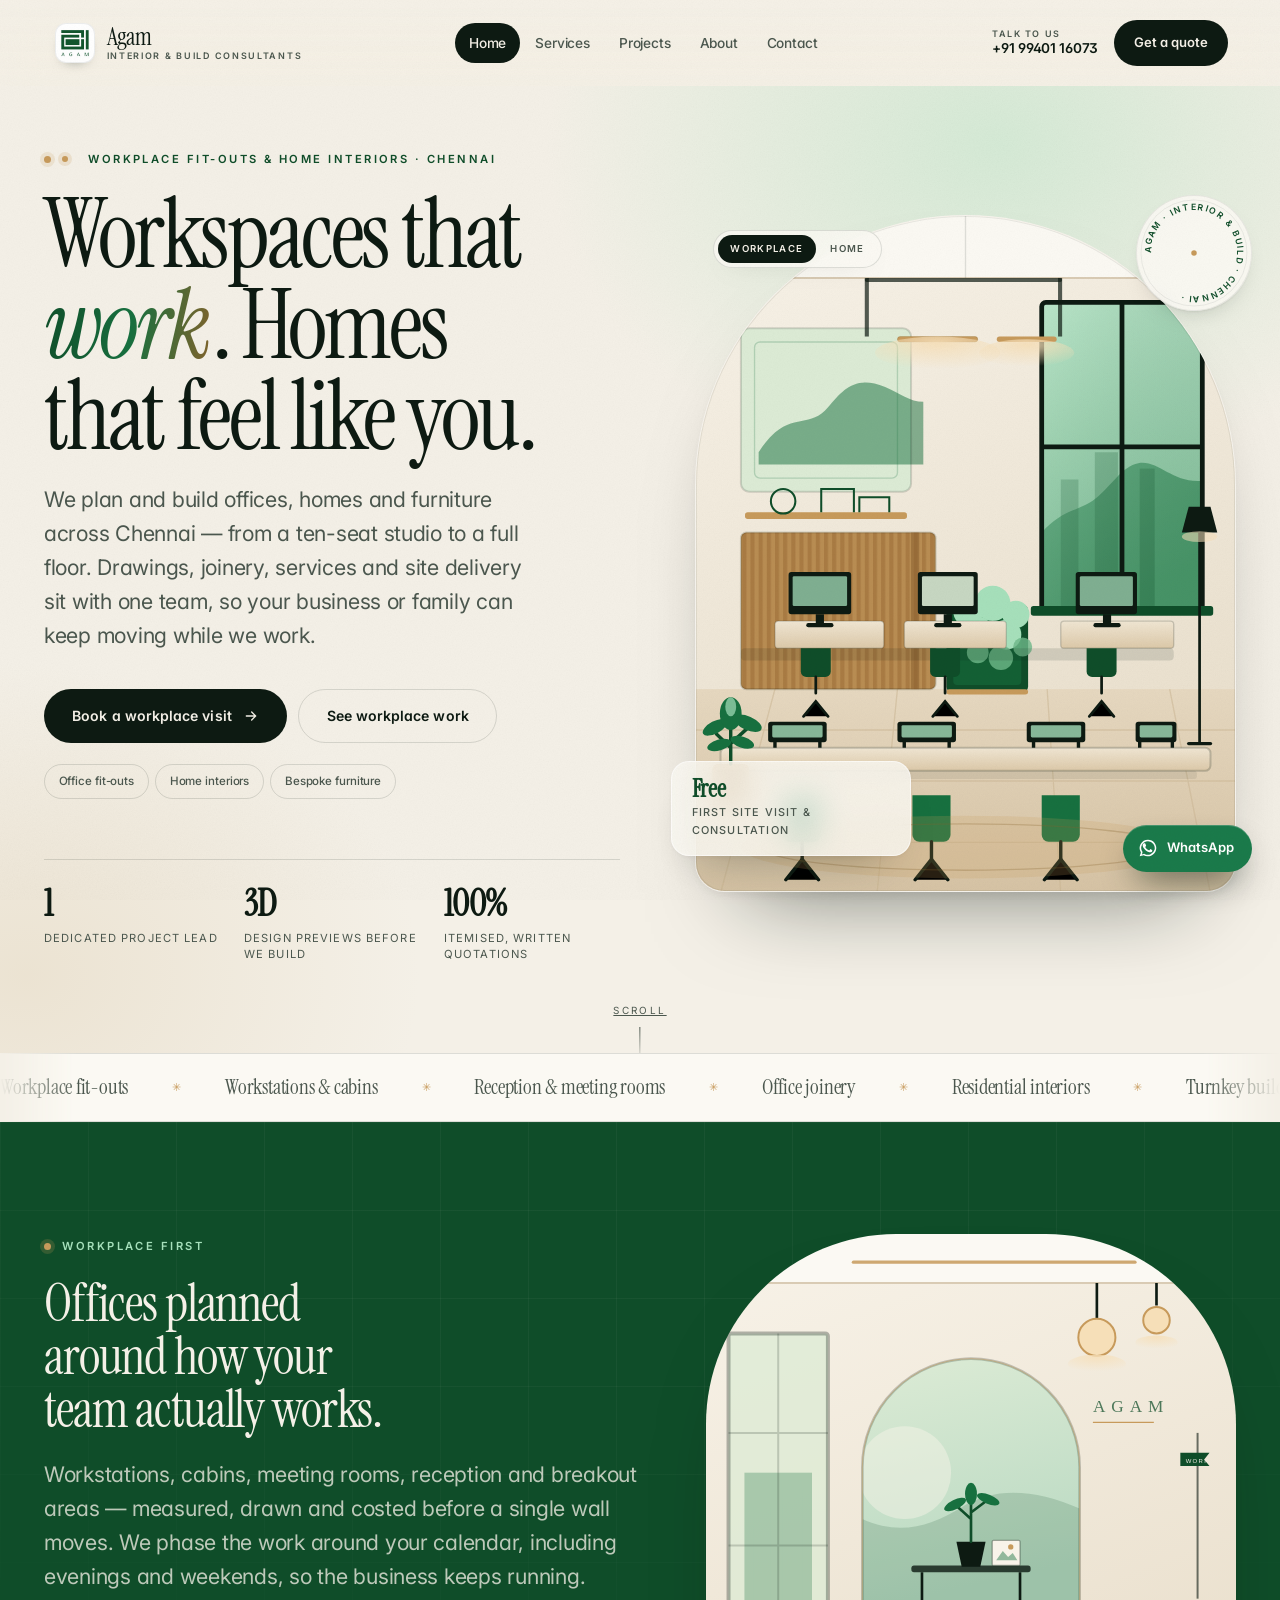
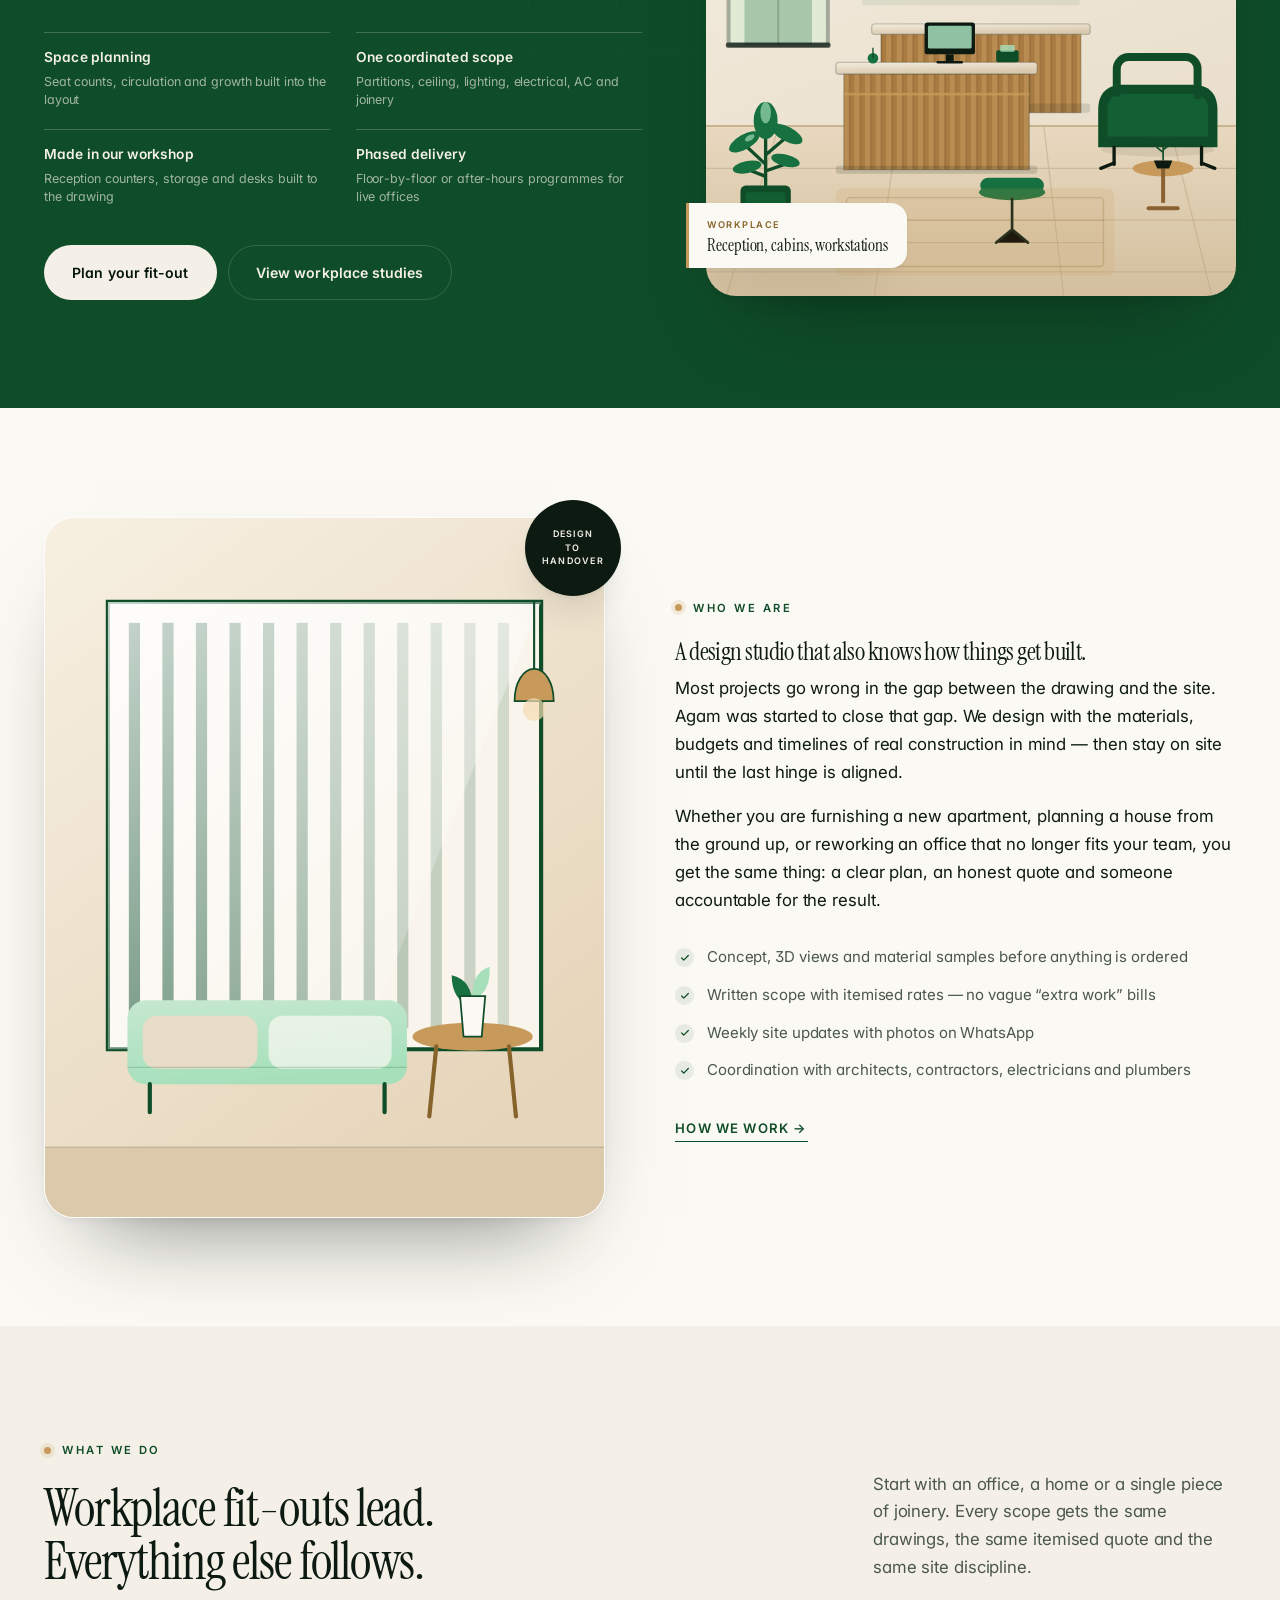
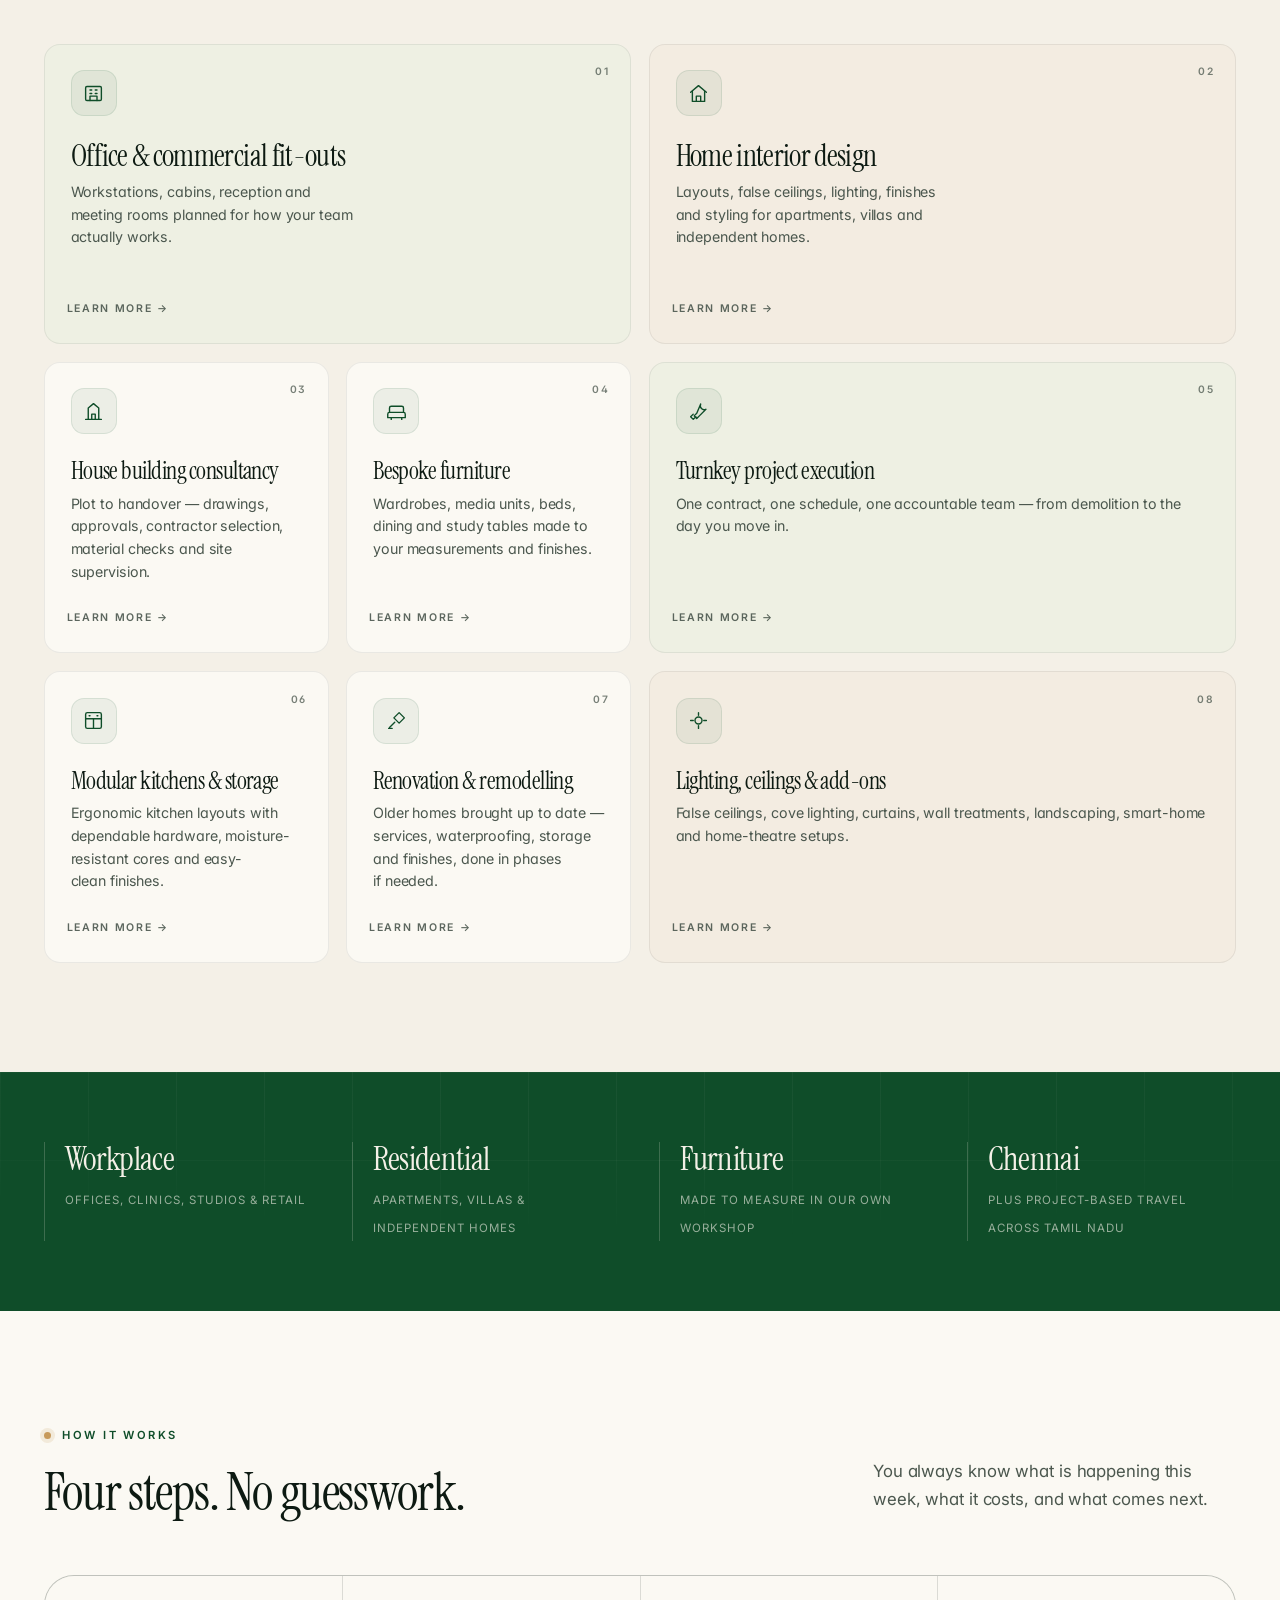
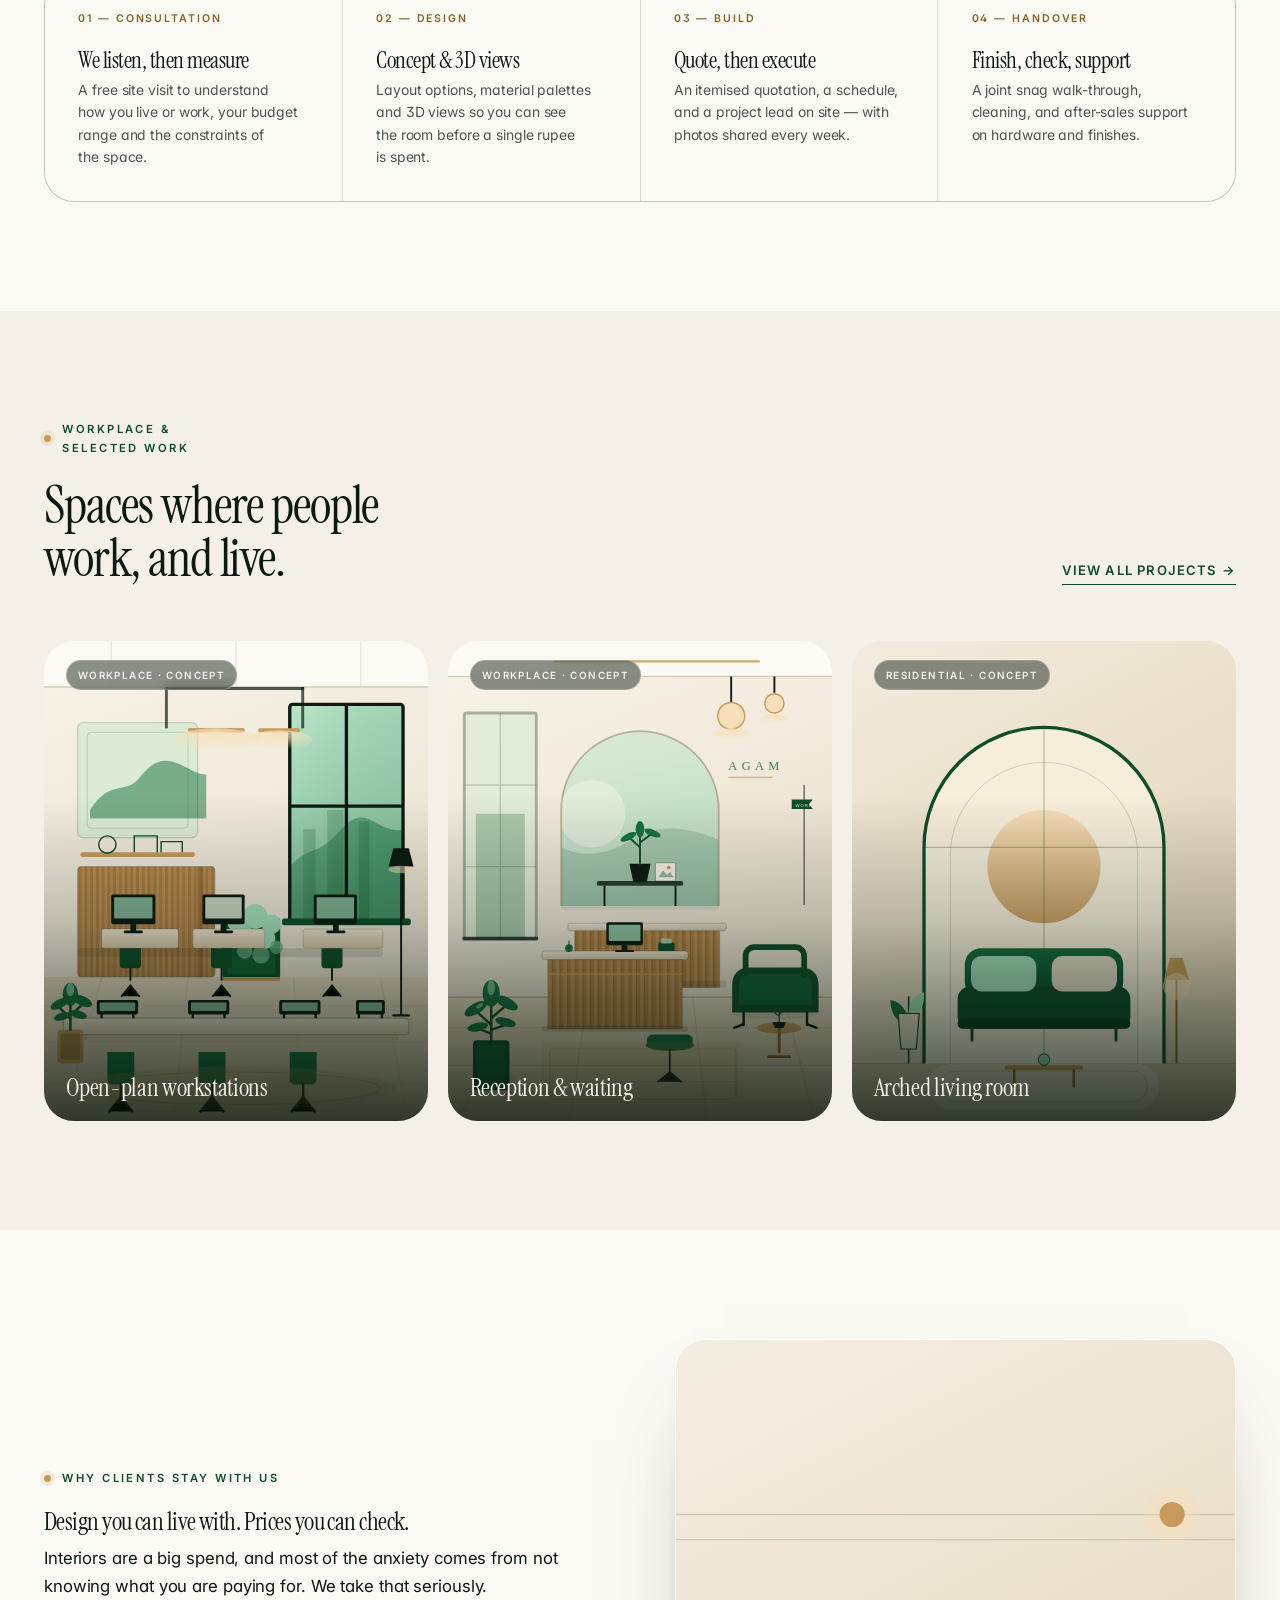
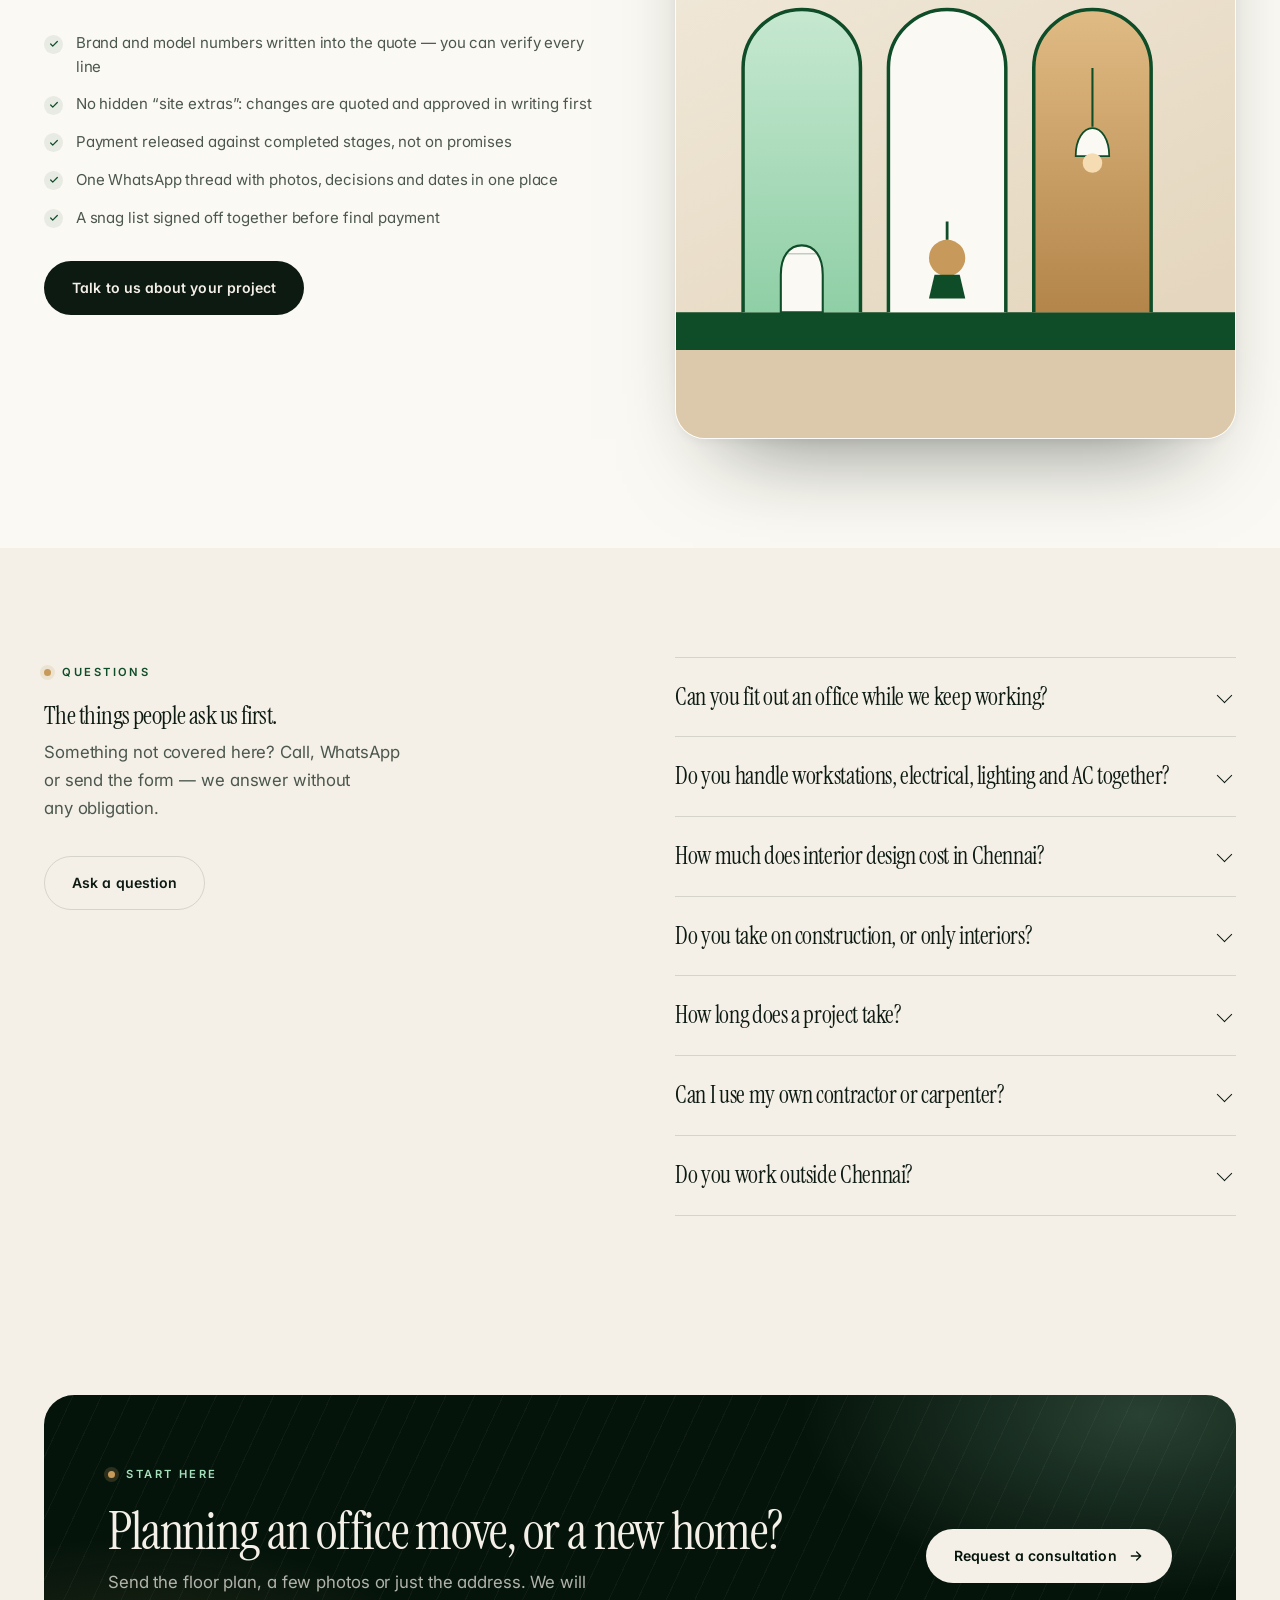
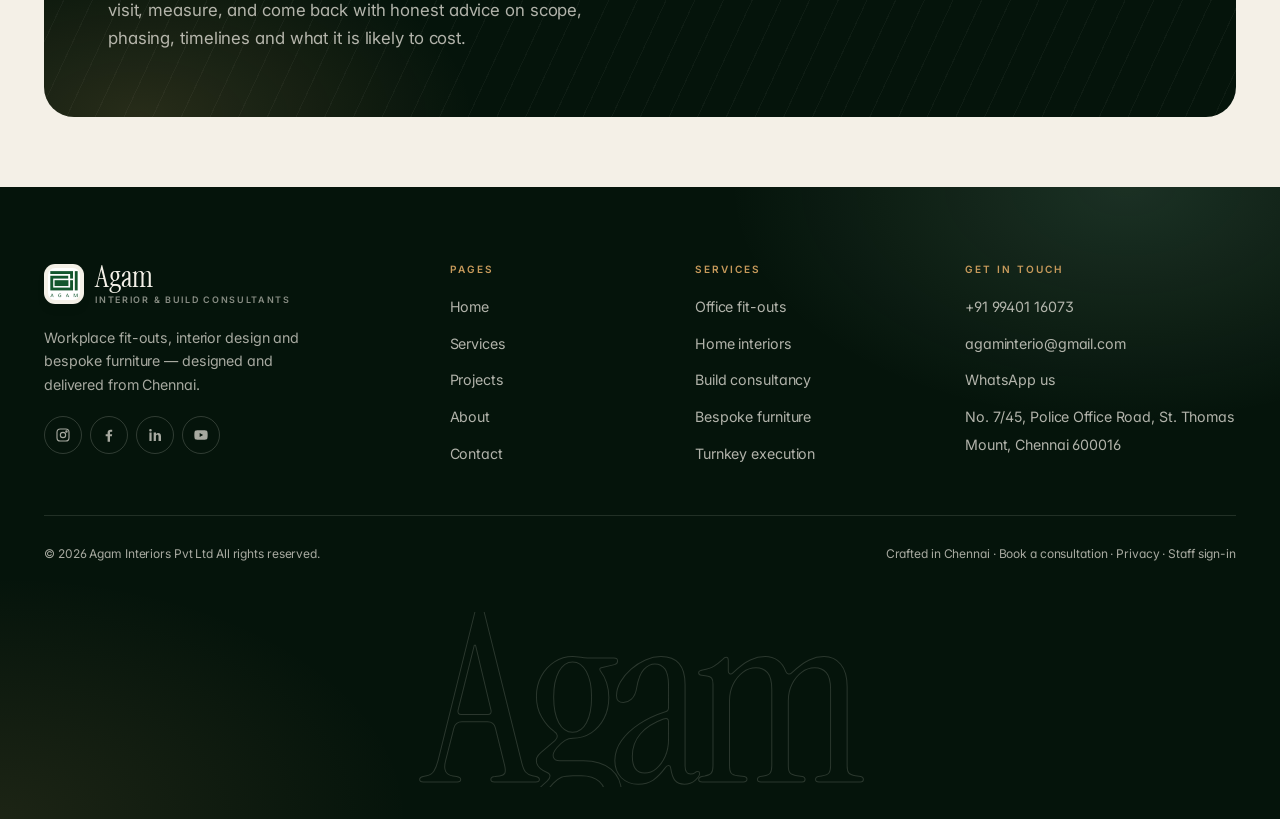
<file: index.html>
<!DOCTYPE html>
<html lang="en">
<head>
<meta charset="utf-8">
<meta name="viewport" content="width=device-width, initial-scale=1">
<script>document.documentElement.classList.add("js");setTimeout(function(){if(!window.AGAM_READY)document.documentElement.classList.remove("js");},2500);</script>
<title>Agam Interiors — Workplace Fit-outs &amp; Home Interiors, Chennai</title>
<meta name="description" content="Agam designs and builds workplace fit-outs, home interiors and bespoke furniture in Chennai. Offices, cabins, reception and turnkey execution by one team.">
<link rel="canonical" href="https://agaminterio.com/">
<meta name="theme-color" content="#0f4d29">
<meta name="robots" content="index, follow">

<!-- Open Graph / social preview -->
<meta property="og:type" content="website">
<meta property="og:site_name" content="Agam">
<meta property="og:title" content="Agam Interiors — Workplace Fit-outs &amp; Home Interiors, Chennai">
<meta property="og:description" content="Workplace fit-outs, home interiors and bespoke furniture in Chennai. One team for drawings, joinery and site delivery.">
<meta property="og:url" content="https://agaminterio.com/">
<meta property="og:image" content="https://agaminterio.com/assets/img/og-cover.jpg">
<meta property="og:image:width" content="1200">
<meta property="og:image:height" content="630">
<meta name="twitter:card" content="summary_large_image">

<!-- Icons -->
<link rel="icon" href="assets/img/favicon.svg" type="image/svg+xml">
<link rel="icon" href="assets/img/favicon-192.png" sizes="192x192" type="image/png">
<link rel="apple-touch-icon" href="assets/img/apple-touch-icon.png">

<!-- Fonts -->
<link rel="preconnect" href="https://fonts.googleapis.com">
<link rel="preconnect" href="https://fonts.gstatic.com" crossorigin>
<link href="https://fonts.googleapis.com/css2?family=Instrument+Serif:ital@0;1&family=Inter:wght@300..700&display=swap" rel="stylesheet">

<link rel="stylesheet" href="assets/css/styles.css">

<script type="application/ld+json">
{
  "@context": "https://schema.org",
  "@type": "HomeAndConstructionBusiness",
  "name": "Agam Interiors Pvt Ltd",
  "alternateName": "Agam",
  "description": "Interior design and build consultancy: homes, offices, bespoke furniture and turnkey execution in Chennai.",
  "url": "https://agaminterio.com/",
  "image": "https://agaminterio.com/assets/img/og-cover.jpg",
  "logo": "https://agaminterio.com/assets/img/logo.jpg",
  "telephone": "+919940116073",
  "email": "agaminterio@gmail.com",
  "priceRange": "$$",
  "areaServed": { "@type": "City", "name": "Chennai" },
  "address": {
    "@type": "PostalAddress",
    "streetAddress": "No. 7/45, Police Office Road, St. Thomas Mount",
    "addressLocality": "Chennai",
    "postalCode": "600016",
    "addressRegion": "Tamil Nadu",
    "addressCountry": "IN"
  },
  "openingHoursSpecification": [
    { "@type": "OpeningHoursSpecification", "dayOfWeek": ["Monday","Tuesday","Wednesday","Thursday","Friday"], "opens": "09:00", "closes": "19:00" },
    { "@type": "OpeningHoursSpecification", "dayOfWeek": "Saturday", "opens": "09:00", "closes": "18:00" }
  ]
}
</script>
</head>
<body>
<a class="skip-link" href="#main">Skip to content</a>

<!-- ============ HEADER ============ -->
<header class="site-header">
  <div class="wrap header-inner">
    <a class="brand" href="index.html" aria-label="Agam — home">
      <img src="assets/img/logo.jpg" alt="Agam logo" width="42" height="42">
      <span class="brand-name">Agam<span>Interior &amp; Build Consultants</span></span>
    </a>

    <nav class="nav" id="site-nav" aria-label="Primary">
      <a href="index.html">Home</a>
      <a href="services.html">Services</a>
      <a href="projects.html">Projects</a>
      <a href="about.html">About</a>
      <a href="contact.html">Contact</a>
      <a class="btn btn--sm nav-cta-mobile" href="contact.html">Book a consultation</a>
    </nav>

    <div class="header-actions">
      <a class="header-phone" href="tel:+919940116073" data-contact="phone-link">
        <span class="header-phone__label">Talk to us</span>
        <span class="header-phone__num" data-contact="phone">+91 99401 16073</span>
      </a>
      <a class="btn btn--sm" href="contact.html">Get a quote</a>
      <button class="nav-toggle" type="button" aria-expanded="false" aria-controls="site-nav" aria-label="Menu">
        <span></span><span></span><span></span>
      </button>
    </div>
  </div>
</header>

<main id="main">

  <!-- ============ HERO ============ -->
  <section class="hero">
    <div class="wrap hero-grid">
      <div class="hero-copy">
        <p class="eyebrow reveal"><span class="eyebrow__dot" aria-hidden="true"></span>Workplace fit-outs &amp; home interiors · Chennai</p>
        <h1 class="reveal" data-delay="60">Workspaces that <em class="accent">work</em>. Homes that feel like you.</h1>
        <p class="lead reveal" data-delay="120">
          We plan and build offices, homes and furniture across Chennai — from a ten-seat
          studio to a full floor. Drawings, joinery, services and site delivery sit with one
          team, so your business or family can keep moving while we work.
        </p>
        <div class="hero-actions reveal" data-delay="180">
          <a class="btn" href="contact.html">
            Book a workplace visit
            <svg viewBox="0 0 24 24" fill="none" stroke="currentColor" stroke-width="2" stroke-linecap="round" stroke-linejoin="round" aria-hidden="true"><path d="M5 12h14M13 6l6 6-6 6"/></svg>
          </a>
          <a class="btn btn--ghost" href="projects.html#workplace">See workplace work</a>
        </div>

        <ul class="hero-chips reveal" data-delay="220" aria-label="What we do">
          <li><a href="services.html#offices">Office fit-outs</a></li>
          <li><a href="services.html#home-interiors">Home interiors</a></li>
          <li><a href="services.html#furniture">Bespoke furniture</a></li>
        </ul>

        <div class="hero-stats reveal" data-delay="260">
          <div><strong>1</strong><span>Dedicated project lead</span></div>
          <div><strong>3D</strong><span>Design previews before we build</span></div>
          <div><strong>100%</strong><span>Itemised, written quotations</span></div>
        </div>
      </div>

      <figure class="hero-figure reveal" data-delay="140">
        <div class="hero-switch reveal" data-delay="300" role="group" aria-label="Preview workplace or home work">
          <button type="button" data-hero-view="work" aria-pressed="true">Workplace</button>
          <button type="button" data-hero-view="home" aria-pressed="false">Home</button>
        </div>
        <div class="hero-seal" aria-hidden="true">
          <svg viewBox="0 0 100 100">
            <defs>
              <path id="sealPath" d="M50,50 m-38,0 a38,38 0 1,1 76,0 a38,38 0 1,1 -76,0" fill="none"/>
            </defs>
            <circle cx="50" cy="50" r="46.5" fill="none" stroke="rgba(13,26,18,0.12)" stroke-width="0.5"/>
            <text><textPath href="#sealPath" startOffset="0">AGAM · INTERIOR &amp; BUILD · CHENNAI · </textPath></text>
            <circle class="seal-dot" cx="50" cy="50" r="2.4"/>
          </svg>
        </div>
        <div class="frame">
          <img data-hero-img="work" src="assets/img/project-7.svg" alt="Concept study: open-plan workplace with workstations, planted screens and pendant lighting" width="900" height="1100">
          <img data-hero-img="home" src="assets/img/hero-room.svg" alt="Concept study: softly lit living room with an arched window, sofa and floor lamp" width="900" height="1100" hidden>
        </div>
        <figcaption class="hero-badge">
          <strong>Free</strong>
          <span>First site visit &amp; consultation</span>
        </figcaption>
      </figure>
    </div>

    <a class="hero-scroll" href="#services" aria-label="Scroll to services">
      <span>Scroll</span>
      <i aria-hidden="true"></i>
    </a>
  </section>

  <!-- ============ MARQUEE ============ -->
  <div class="marquee" aria-hidden="true">
    <div class="marquee__track">
      <span>Workplace fit-outs</span><span>Workstations &amp; cabins</span><span>Reception &amp; meeting rooms</span><span>Office joinery</span><span>Residential interiors</span><span>Turnkey builds</span><span>Modular kitchens</span><span>Bespoke furniture</span>
      <span>Workplace fit-outs</span><span>Workstations &amp; cabins</span><span>Reception &amp; meeting rooms</span><span>Office joinery</span><span>Residential interiors</span><span>Turnkey builds</span><span>Modular kitchens</span><span>Bespoke furniture</span>
    </div>
  </div>

  <!-- ============ WORKPLACE BAND ============ -->
  <section class="section section--green workplace-band" id="workplace">
    <div class="wrap workplace">
      <div class="workplace__copy">
        <p class="eyebrow reveal">Workplace first</p>
        <h2 class="reveal" data-delay="60">Offices planned around how your team actually works.</h2>
        <p class="lead reveal" data-delay="110">
          Workstations, cabins, meeting rooms, reception and breakout areas — measured,
          drawn and costed before a single wall moves. We phase the work around your
          calendar, including evenings and weekends, so the business keeps running.
        </p>

        <ul class="workplace__list reveal" data-delay="150">
          <li><strong>Space planning</strong><span>Seat counts, circulation and growth built into the layout</span></li>
          <li><strong>One coordinated scope</strong><span>Partitions, ceiling, lighting, electrical, AC and joinery</span></li>
          <li><strong>Made in our workshop</strong><span>Reception counters, storage and desks built to the drawing</span></li>
          <li><strong>Phased delivery</strong><span>Floor-by-floor or after-hours programmes for live offices</span></li>
        </ul>

        <div class="hero-actions reveal" data-delay="190">
          <a class="btn btn--light" href="contact.html">Plan your fit-out</a>
          <a class="btn btn--ghost" href="projects.html#workplace">View workplace studies</a>
        </div>
      </div>

      <div class="workplace__media reveal" data-delay="80" data-parallax="0.05">
        <div class="workplace__frame">
          <img src="assets/img/project-8.svg" alt="Concept study: reception desk with a fluted timber front, arched niche and lounge seating" width="800" height="1000">
        </div>
        <div class="workplace__tag">
          <span>Workplace</span>
          <strong>Reception, cabins, workstations</strong>
        </div>
      </div>
    </div>
  </section>

  <!-- ============ INTRO / WHY ============ -->
  <section class="section section--paper">
    <div class="wrap split">
      <div class="split__media reveal">
        <img src="assets/img/project-2.svg" alt="Illustration of tall louvred windows with daylight falling across a room" width="800" height="1000">
        <span class="stamp">Design<br>to<br>handover</span>
      </div>
      <div>
        <p class="eyebrow reveal">Who we are</p>
        <h2 class="reveal" data-delay="60">A design studio that also knows how things get built.</h2>
        <p class="reveal" data-delay="120">
          Most projects go wrong in the gap between the drawing and the site. Agam was
          started to close that gap. We design with the materials, budgets and timelines
          of real construction in mind — then stay on site until the last hinge is aligned.
        </p>
        <p class="reveal" data-delay="150">
          Whether you are furnishing a new apartment, planning a house from the ground up,
          or reworking an office that no longer fits your team, you get the same thing:
          a clear plan, an honest quote and someone accountable for the result.
        </p>
        <ul class="checklist reveal" data-delay="180">
          <li>Concept, 3D views and material samples before anything is ordered</li>
          <li>Written scope with itemised rates — no vague “extra work” bills</li>
          <li>Weekly site updates with photos on WhatsApp</li>
          <li>Coordination with architects, contractors, electricians and plumbers</li>
        </ul>
        <a class="link-arrow reveal" data-delay="210" href="about.html">How we work →</a>
      </div>
    </div>
  </section>

  <!-- ============ SERVICES ============ -->
  <section class="section section--cream" id="services">
    <div class="wrap">
      <div class="section-head">
        <div>
          <p class="eyebrow reveal">What we do</p>
          <h2 class="reveal" data-delay="60">Workplace fit-outs lead. Everything else follows.</h2>
        </div>
        <p class="reveal muted" data-delay="120">
          Start with an office, a home or a single piece of joinery. Every scope gets the
          same drawings, the same itemised quote and the same site discipline.
        </p>
      </div>

      <div class="cards cards--bento">
        <a class="service-card reveal" data-delay="0" href="services.html#offices">
          <span class="service-card__num">01</span>
          <span class="service-card__icon" aria-hidden="true">
            <svg viewBox="0 0 24 24" fill="none" stroke="currentColor" stroke-width="1.6" stroke-linecap="round" stroke-linejoin="round"><rect x="3" y="4" width="18" height="16" rx="1.5"/><path d="M8 20v-5h8v5"/><path d="M8 8h2M14 8h2M8 12h2M14 12h2"/></svg>
          </span>
          <h3>Office &amp; commercial fit-outs</h3>
          <p>Workstations, cabins, reception and meeting rooms planned for how your team actually works.</p>
          <span class="service-card__more">Learn more →</span>
        </a>

        <a class="service-card reveal" data-delay="60" href="services.html#home-interiors">
          <span class="service-card__num">02</span>
          <span class="service-card__icon" aria-hidden="true">
            <svg viewBox="0 0 24 24" fill="none" stroke="currentColor" stroke-width="1.6" stroke-linecap="round" stroke-linejoin="round"><path d="M3 10.5 12 3l9 7.5"/><path d="M5 9.5V21h14V9.5"/><path d="M9.5 21v-6h5v6"/></svg>
          </span>
          <h3>Home interior design</h3>
          <p>Layouts, false ceilings, lighting, finishes and styling for apartments, villas and independent homes.</p>
          <span class="service-card__more">Learn more →</span>
        </a>

        <a class="service-card reveal" data-delay="120" href="services.html#build-consultancy">
          <span class="service-card__num">03</span>
          <span class="service-card__icon" aria-hidden="true">
            <svg viewBox="0 0 24 24" fill="none" stroke="currentColor" stroke-width="1.6" stroke-linecap="round" stroke-linejoin="round"><path d="M3 21h18"/><path d="M6 21V8l6-5 6 5v13"/><path d="M10 21v-6h4v6"/></svg>
          </span>
          <h3>House building consultancy</h3>
          <p>Plot to handover — drawings, approvals, contractor selection, material checks and site supervision.</p>
          <span class="service-card__more">Learn more →</span>
        </a>

        <a class="service-card reveal" data-delay="180" href="services.html#furniture">
          <span class="service-card__num">04</span>
          <span class="service-card__icon" aria-hidden="true">
            <svg viewBox="0 0 24 24" fill="none" stroke="currentColor" stroke-width="1.6" stroke-linecap="round" stroke-linejoin="round"><path d="M4 13V8a2 2 0 0 1 2-2h12a2 2 0 0 1 2 2v5"/><path d="M4 13a2 2 0 0 0-2 2v4h20v-4a2 2 0 0 0-2-2"/><path d="M4 13h16"/><path d="M6 19v2M18 19v2"/></svg>
          </span>
          <h3>Bespoke furniture</h3>
          <p>Wardrobes, media units, beds, dining and study tables made to your measurements and finishes.</p>
          <span class="service-card__more">Learn more →</span>
        </a>

        <a class="service-card reveal" data-delay="240" href="services.html#turnkey">
          <span class="service-card__num">05</span>
          <span class="service-card__icon" aria-hidden="true">
            <svg viewBox="0 0 24 24" fill="none" stroke="currentColor" stroke-width="1.6" stroke-linecap="round" stroke-linejoin="round"><path d="M14.5 3.5a4.5 4.5 0 0 0 6 6L13 17l-3 3-3-3 3-3z"/><path d="M6 15l-3 3 3 3 3-3"/></svg>
          </span>
          <h3>Turnkey project execution</h3>
          <p>One contract, one schedule, one accountable team — from demolition to the day you move in.</p>
          <span class="service-card__more">Learn more →</span>
        </a>

        <a class="service-card reveal" data-delay="300" href="services.html#kitchens">
          <span class="service-card__num">06</span>
          <span class="service-card__icon" aria-hidden="true">
            <svg viewBox="0 0 24 24" fill="none" stroke="currentColor" stroke-width="1.6" stroke-linecap="round" stroke-linejoin="round"><rect x="3" y="3" width="18" height="18" rx="2"/><path d="M3 10h18M12 10v11"/><path d="M7 6.5h1M16 6.5h1"/></svg>
          </span>
          <h3>Modular kitchens &amp; storage</h3>
          <p>Ergonomic kitchen layouts with dependable hardware, moisture-resistant cores and easy-clean finishes.</p>
          <span class="service-card__more">Learn more →</span>
        </a>

        <a class="service-card reveal" data-delay="360" href="services.html#renovation">
          <span class="service-card__num">07</span>
          <span class="service-card__icon" aria-hidden="true">
            <svg viewBox="0 0 24 24" fill="none" stroke="currentColor" stroke-width="1.6" stroke-linecap="round" stroke-linejoin="round"><path d="M4 20 10 14"/><path d="M9 9l6-6 6 6-6 6z"/><path d="M3 21h4"/></svg>
          </span>
          <h3>Renovation &amp; remodelling</h3>
          <p>Older homes brought up to date — services, waterproofing, storage and finishes, done in phases if needed.</p>
          <span class="service-card__more">Learn more →</span>
        </a>

        <a class="service-card reveal" data-delay="420" href="services.html#addons">
          <span class="service-card__num">08</span>
          <span class="service-card__icon" aria-hidden="true">
            <svg viewBox="0 0 24 24" fill="none" stroke="currentColor" stroke-width="1.6" stroke-linecap="round" stroke-linejoin="round"><path d="M12 3v3M12 18v3M3 12h3M18 12h3"/><circle cx="12" cy="12" r="4"/></svg>
          </span>
          <h3>Lighting, ceilings &amp; add-ons</h3>
          <p>False ceilings, cove lighting, curtains, wall treatments, landscaping, smart-home and home-theatre setups.</p>
          <span class="service-card__more">Learn more →</span>
        </a>
      </div>
    </div>
  </section>

  <!-- ============ STATS ============ -->
  <section class="section section--tight section--green">
    <div class="wrap stats-band">
      <div class="reveal">
        <strong>Workplace</strong>
        <span>Offices, clinics, studios &amp; retail</span>
      </div>
      <div class="reveal" data-delay="60">
        <strong>Residential</strong>
        <span>Apartments, villas &amp; independent homes</span>
      </div>
      <div class="reveal" data-delay="120">
        <strong>Furniture</strong>
        <span>Made to measure in our own workshop</span>
      </div>
      <div class="reveal" data-delay="180">
        <strong>Chennai</strong>
        <span>Plus project-based travel across Tamil Nadu</span>
      </div>
    </div>
  </section>

  <!-- ============ PROCESS ============ -->
  <section class="section section--paper">
    <div class="wrap">
      <div class="section-head">
        <div>
          <p class="eyebrow reveal">How it works</p>
          <h2 class="reveal" data-delay="60">Four steps. No guesswork.</h2>
        </div>
        <p class="reveal muted" data-delay="120">
          You always know what is happening this week, what it costs, and what comes next.
        </p>
      </div>

      <div class="process">
        <div class="process__step reveal">
          <span>01 — Consultation</span>
          <h3>We listen, then measure</h3>
          <p>A free site visit to understand how you live or work, your budget range and the constraints of the space.</p>
        </div>
        <div class="process__step reveal" data-delay="80">
          <span>02 — Design</span>
          <h3>Concept &amp; 3D views</h3>
          <p>Layout options, material palettes and 3D views so you can see the room before a single rupee is spent.</p>
        </div>
        <div class="process__step reveal" data-delay="160">
          <span>03 — Build</span>
          <h3>Quote, then execute</h3>
          <p>An itemised quotation, a schedule, and a project lead on site — with photos shared every week.</p>
        </div>
        <div class="process__step reveal" data-delay="240">
          <span>04 — Handover</span>
          <h3>Finish, check, support</h3>
          <p>A joint snag walk-through, cleaning, and after-sales support on hardware and finishes.</p>
        </div>
      </div>
    </div>
  </section>

  <!-- ============ FEATURED PROJECTS ============ -->
  <section class="section section--cream">
    <div class="wrap">
      <div class="section-head">
        <div>
          <p class="eyebrow reveal">Workplace &amp; selected work</p>
          <h2 class="reveal" data-delay="60">Spaces where people work, and live.</h2>
        </div>
        <a class="link-arrow reveal" data-delay="120" href="projects.html">View all projects →</a>
      </div>

      <div class="projects" data-featured-grid>
        <a class="project reveal" href="projects.html#workplace" data-tags="office">
          <img src="assets/img/project-7.svg" alt="Concept study: open-plan workstations with monitors, planted dividers and pendant lights" width="800" height="1000" loading="lazy">
          <span class="project__meta"><small>Workplace · concept</small><strong>Open-plan workstations</strong></span>
        </a>
        <a class="project reveal" data-delay="80" href="projects.html#workplace" data-tags="office">
          <img src="assets/img/project-8.svg" alt="Concept study: reception desk in fluted timber with an arched niche and lounge chair" width="800" height="1000" loading="lazy">
          <span class="project__meta"><small>Workplace · concept</small><strong>Reception &amp; waiting</strong></span>
        </a>
        <a class="project reveal" data-delay="160" href="projects.html" data-tags="residential">
          <img src="assets/img/project-1.svg" alt="Concept study: warm living room with an arched opening and a round coffee table" width="800" height="1000" loading="lazy">
          <span class="project__meta"><small>Residential · concept</small><strong>Arched living room</strong></span>
        </a>
      </div>
    </div>
  </section>

  <!-- ============ TRUST ============ -->
  <section class="section section--paper">
    <div class="wrap split split--reverse">
      <div class="split__media reveal">
        <img src="assets/img/project-6.svg" alt="Three arched niches in a neutral palette" width="800" height="1000" loading="lazy">
      </div>
      <div>
        <p class="eyebrow reveal">Why clients stay with us</p>
        <h2 class="reveal" data-delay="60">Design you can live with. Prices you can check.</h2>
        <p class="reveal" data-delay="110">
          Interiors are a big spend, and most of the anxiety comes from not knowing what
          you are paying for. We take that seriously.
        </p>
        <ul class="checklist reveal" data-delay="150">
          <li>Brand and model numbers written into the quote — you can verify every line</li>
          <li>No hidden “site extras”: changes are quoted and approved in writing first</li>
          <li>Payment released against completed stages, not on promises</li>
          <li>One WhatsApp thread with photos, decisions and dates in one place</li>
          <li>A snag list signed off together before final payment</li>
        </ul>
        <div class="hero-actions reveal" data-delay="190" style="margin-top:0.5rem">
          <a class="btn" href="contact.html">Talk to us about your project</a>
        </div>
      </div>
    </div>
  </section>

  <!-- ============ FAQ ============ -->
  <section class="section section--cream">
    <div class="wrap split" style="align-items:start">
      <div>
        <p class="eyebrow reveal">Questions</p>
        <h2 class="reveal" data-delay="60">The things people ask us first.</h2>
        <p class="reveal muted" data-delay="110" style="max-width:34ch">
          Something not covered here? Call, WhatsApp or send the form — we answer
          without any obligation.
        </p>
        <a class="btn btn--ghost reveal" data-delay="150" href="contact.html" style="margin-top:1rem">Ask a question</a>
      </div>

      <div class="faq reveal" data-delay="80">
        <details>
          <summary>Can you fit out an office while we keep working?</summary>
          <p>
            Yes — that is how most of our workplace projects run. We plan the work in phases,
            isolate dust and noise, and schedule the disruptive trades for evenings, weekends
            or floor-by-floor moves. You get a written programme with dates before we start,
            and a single point of contact for your team.
          </p>
        </details>
        <details>
          <summary>Do you handle workstations, electrical, lighting and AC together?</summary>
          <p>
            We coordinate all of them under one scope: layout and seat planning, partitions and
            cabins, ceiling and lighting, electrical points, data containment, AC ducting and the
            joinery. You receive one itemised quotation rather than four contractors blaming
            each other.
          </p>
        </details>
        <details>
          <summary>How much does interior design cost in Chennai?</summary>
          <p>
            It depends on scope and specification, so we quote after seeing the space.
            As a guide, modular work and full-home interiors are usually priced per square
            foot of carpet area or per unit; consultancy-only engagements are charged as a
            percentage of project value. You receive an itemised quotation before any work
            begins, and we can work to a budget you set.
          </p>
        </details>
        <details>
          <summary>Do you take on construction, or only interiors?</summary>
          <p>
            Both. We provide build consultancy for new houses — drawings, approvals,
            contractor coordination and site supervision — and full turnkey execution where
            we manage every trade from foundation to furnishing. For offices, we take on the
            complete fit-out including civil, services and joinery.
          </p>
        </details>
        <details>
          <summary>How long does a project take?</summary>
          <p>
            A single room or a kitchen typically runs four to six weeks after design sign-off.
            A full apartment interior usually takes eight to twelve weeks. New builds depend on
            approvals and structure, and we give you a stage-wise schedule in writing.
          </p>
        </details>
        <details>
          <summary>Can I use my own contractor or carpenter?</summary>
          <p>
            Yes. We can design and supervise while your team executes, or supply drawings and
            specifications for your contractor to quote. Many clients start with design-only
            and move to turnkey later.
          </p>
        </details>
        <details>
          <summary>Do you work outside Chennai?</summary>
          <p>
            We take projects across Tamil Nadu on a project basis. Share the location and we
            will confirm feasibility and any travel costs upfront.
          </p>
        </details>
      </div>
    </div>
  </section>

  <!-- ============ CTA ============ -->
  <section class="section section--tight">
    <div class="wrap">
      <div class="cta-band reveal">
        <div>
          <p class="eyebrow">Start here</p>
          <h2>Planning an office move, or a new home?</h2>
          <p>
            Send the floor plan, a few photos or just the address. We will visit, measure,
            and come back with honest advice on scope, phasing, timelines and what it is
            likely to cost.
          </p>
        </div>
        <div class="hero-actions" style="margin:0">
          <a class="btn btn--light" href="contact.html">
            Request a consultation
            <svg viewBox="0 0 24 24" fill="none" stroke="currentColor" stroke-width="2" stroke-linecap="round" stroke-linejoin="round" aria-hidden="true"><path d="M5 12h14M13 6l6 6-6 6"/></svg>
          </a>
        </div>
      </div>
    </div>
  </section>

</main>

<!-- ============ FOOTER ============ -->
<footer class="site-footer">
  <div class="wrap">
    <div class="footer-grid">
      <div class="footer-brand">
        <a class="brand" href="index.html" aria-label="Agam — home">
          <img src="assets/img/logo.jpg" alt="" width="42" height="42">
          <span class="brand-name">Agam<span>Interior &amp; Build Consultants</span></span>
        </a>
        <p>Workplace fit-outs, interior design and bespoke furniture — designed and delivered from Chennai.</p>
        <div class="socials" style="margin-top:1.25rem">
          <a href="#" data-social="instagram" aria-label="Instagram" hidden>
            <svg viewBox="0 0 24 24" fill="none" stroke="currentColor" stroke-width="1.7"><rect x="3" y="3" width="18" height="18" rx="5"/><circle cx="12" cy="12" r="4"/><circle cx="17.2" cy="6.8" r="1"/></svg>
          </a>
          <a href="#" data-social="facebook" aria-label="Facebook" hidden>
            <svg viewBox="0 0 24 24" fill="currentColor"><path d="M13.5 22v-8h2.8l.4-3.2h-3.2V8.6c0-.9.3-1.6 1.7-1.6h1.6V4.1C16.4 4 15.3 4 14.1 4c-2.5 0-4.2 1.5-4.2 4.3v2.5H7v3.2h2.9V22z"/></svg>
          </a>
          <a href="#" data-social="linkedin" aria-label="LinkedIn" hidden>
            <svg viewBox="0 0 24 24" fill="currentColor"><path d="M6.9 8.4H3.6V21h3.3zM5.2 3a1.9 1.9 0 1 0 0 3.9 1.9 1.9 0 0 0 0-3.9M21 13.9c0-3.3-1.8-4.9-4.2-4.9a3.6 3.6 0 0 0-3.3 1.8V8.4H10V21h3.4v-6.7c0-1.6.7-2.5 2-2.5s1.9.9 1.9 2.5V21H21z"/></svg>
          </a>
          <a href="#" data-social="youtube" aria-label="YouTube" hidden>
            <svg viewBox="0 0 24 24" fill="currentColor"><path d="M21.6 7.2a2.5 2.5 0 0 0-1.7-1.8C18.2 5 12 5 12 5s-6.2 0-7.9.4A2.5 2.5 0 0 0 2.4 7.2 26 26 0 0 0 2 12a26 26 0 0 0 .4 4.8 2.5 2.5 0 0 0 1.7 1.8C5.8 19 12 19 12 19s6.2 0 7.9-.4a2.5 2.5 0 0 0 1.7-1.8A26 26 0 0 0 22 12a26 26 0 0 0-.4-4.8M10 15.1V8.9l5.2 3.1z"/></svg>
          </a>
        </div>
      </div>

      <div class="footer-col">
        <h3>Pages</h3>
        <ul>
          <li><a href="index.html">Home</a></li>
          <li><a href="services.html">Services</a></li>
          <li><a href="projects.html">Projects</a></li>
          <li><a href="about.html">About</a></li>
          <li><a href="contact.html">Contact</a></li>
        </ul>
      </div>

      <div class="footer-col">
        <h3>Services</h3>
        <ul>
          <li><a href="services.html#offices">Office fit-outs</a></li>
          <li><a href="services.html#home-interiors">Home interiors</a></li>
          <li><a href="services.html#build-consultancy">Build consultancy</a></li>
          <li><a href="services.html#furniture">Bespoke furniture</a></li>
          <li><a href="services.html#turnkey">Turnkey execution</a></li>
        </ul>
      </div>

      <div class="footer-col">
        <h3>Get in touch</h3>
        <ul>
          <li><a href="tel:+919940116073" data-contact="phone-link" ><span data-contact="phone">+91 99401 16073</span></a></li>
          <li data-email-only><a href="mailto:agaminterio@gmail.com" data-contact="email-link"><span data-contact="email">agaminterio@gmail.com</span></a></li>
          <li><a href="#" data-contact="whatsapp">WhatsApp us</a></li>
          <li><a href="#" data-contact="map-link">No. 7/45, Police Office Road, St. Thomas Mount, Chennai 600016</a></li>
        </ul>
      </div>
    </div>

    <div class="footer-bottom">
      <span>© <span data-year>2026</span> Agam Interiors Pvt Ltd All rights reserved.</span>
      <span>Crafted in Chennai · <a href="contact.html">Book a consultation</a> · <a href="privacy.html">Privacy</a></span>
    </div>

    <div class="footer-wordmark" aria-hidden="true">Agam</div>
  </div>
</footer>

<a class="wa-float" href="https://wa.me/919940116073" data-contact="whatsapp" target="_blank" rel="noopener" aria-label="Chat with us on WhatsApp">
  <svg viewBox="0 0 24 24" fill="currentColor" aria-hidden="true"><path d="M17.5 14.4c-.3-.2-1.8-.9-2.1-1s-.5-.1-.7.2-.8 1-1 1.2-.4.2-.7 0a8.4 8.4 0 0 1-2.5-1.5 9.3 9.3 0 0 1-1.7-2.1c-.2-.3 0-.5.1-.6l.5-.6.3-.5v-.5l-1-2.3c-.2-.6-.5-.5-.7-.5h-.6c-.2 0-.5.1-.8.4-.3.3-1 1-1 2.4s1 2.8 1.2 3 2 3.2 5 4.5c1.8.8 2.5.8 3.4.7.5 0 1.6-.6 1.8-1.3s.3-1.2.2-1.3-.2-.2-.5-.3M12 2a10 10 0 0 0-8.5 15.3L2 22l4.8-1.4A10 10 0 1 0 12 2m0 1.8a8.2 8.2 0 1 1-4.2 15.3l-.3-.2-2.8.8.8-2.8-.2-.3A8.2 8.2 0 0 1 12 3.8"/></svg>
  <span>WhatsApp</span>
</a>

<script src="assets/js/config.js"></script>
<script src="assets/js/firebase-config.js"></script>
<script src="assets/js/site-data.js"></script>
<script src="assets/js/main.js"></script>
</body>
</html>
</file>
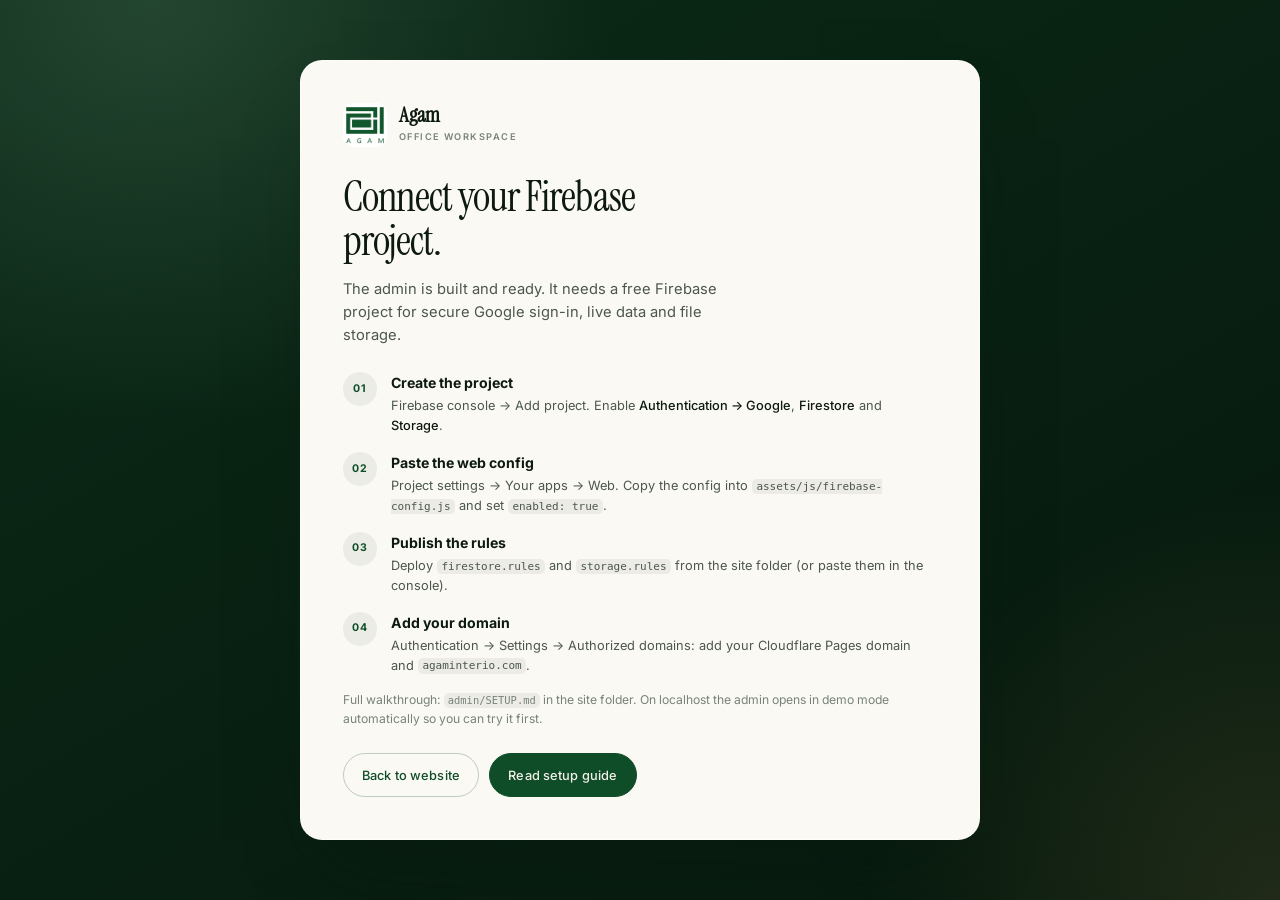
<file: admin/index.html>
<!DOCTYPE html>
<html lang="en">
<head>
<meta charset="utf-8">
<meta name="viewport" content="width=device-width, initial-scale=1">
<title>Agam Studio — Office Admin</title>
<meta name="robots" content="noindex, nofollow">
<meta name="theme-color" content="#0b2a17">
<link rel="icon" href="../assets/img/favicon.svg" type="image/svg+xml">
<link rel="apple-touch-icon" href="../assets/img/apple-touch-icon.png">
<link rel="manifest" href="manifest.webmanifest">
<link rel="preconnect" href="https://fonts.googleapis.com">
<link rel="preconnect" href="https://fonts.gstatic.com" crossorigin>
<link href="https://fonts.googleapis.com/css2?family=Instrument+Serif:ital@0;1&family=Inter:wght@300..700&display=swap" rel="stylesheet">
<link rel="stylesheet" href="admin.css">
<script src="../assets/js/firebase-config.js"></script>
</head>
<body>

<noscript>
  <div class="gate gate--plain">
    <div class="gate__card">
      <h1>JavaScript is required</h1>
      <p>The office admin needs JavaScript for secure sign-in and live data. Please enable it and reload.</p>
    </div>
  </div>
</noscript>

<!-- ======================================================================
     BOOT
     ====================================================================== -->
<div class="boot" id="boot">
  <div class="boot__mark">A</div>
  <p>Opening Agam Studio…</p>
</div>

<!-- ======================================================================
     GATE — signed out
     ====================================================================== -->
<section class="gate" id="gate-signin" hidden>
  <div class="gate__card">
    <div class="gate__brand">
      <img src="../assets/img/logo.jpg" alt="" width="44" height="44">
      <div><strong>Agam</strong><span>Interior &amp; Build Consultants</span></div>
    </div>
    <p class="gate__eyebrow">Office workspace</p>
    <h1>Run the studio from one place.</h1>
    <p class="gate__lead">
      Sign in with your office Google account to update the website, move projects
      through the cycle and share drawings with the team.
    </p>

    <button class="btn btn--google" id="google-signin" type="button">
      <svg viewBox="0 0 24 24" aria-hidden="true">
        <path fill="#4285F4" d="M23.5 12.3c0-.9-.1-1.5-.2-2.2H12v4.3h6.5c-.1 1.1-.8 2.7-2.4 3.8l-.1.1 3.6 2.8.2.1c2.3-2.1 3.7-5.2 3.7-8.9z"/>
        <path fill="#34A853" d="M12 24c3.2 0 5.9-1.1 7.9-2.9l-3.7-2.9c-1 .7-2.3 1.2-4.2 1.2-3.2 0-5.9-2.1-6.9-5l-.1.1-3.7 2.9-.1.1C3.2 21.3 7.3 24 12 24z"/>
        <path fill="#FBBC05" d="M5.1 14.4A7.4 7.4 0 0 1 4.7 12c0-.8.2-1.6.4-2.4V9.5L1.3 6.6l-.1.1A12 12 0 0 0 0 12c0 1.9.5 3.7 1.3 5.3l3.8-2.9z"/>
        <path fill="#EA4335" d="M12 4.7c2.3 0 3.9 1 4.8 1.8l3.5-3.4C18 1.2 15.2 0 12 0 7.3 0 3.2 2.7 1.2 6.7l3.9 3c1-2.9 3.7-5 6.9-5z"/>
      </svg>
      Continue with Google
    </button>

    <p class="gate__fine">
      New accounts start as <strong>pending</strong>. An admin approves each office
      account before it can see project data.
    </p>
    <div class="gate__demo" id="demo-accounts" hidden>
      <p class="gate__demo-title">Demo mode — pick an account</p>
      <div class="gate__demo-grid">
        <button type="button" data-demo-account="demo-admin"><b>Admin</b><span>Full control</span></button>
        <button type="button" data-demo-account="demo-staff"><b>Office staff</b><span>Projects &amp; files</span></button>
        <button type="button" data-demo-account="demo-viewer"><b>Viewer</b><span>Read only</span></button>
        <button type="button" data-demo-account="demo-pending"><b>Pending</b><span>Awaiting approval</span></button>
      </div>
      <p class="gate__fine">Demo data lives only in this browser. Nothing is uploaded.</p>
    </div>
    <p class="gate__error" id="signin-error" role="alert" hidden></p>
  </div>
  <p class="gate__foot">Agam Interiors Pvt Ltd · Chennai · <a href="../index.html">Back to website</a></p>
</section>

<!-- ======================================================================
     GATE — Firebase not connected
     ====================================================================== -->
<section class="gate" id="gate-setup" hidden>
  <div class="gate__card gate__card--wide">
    <div class="gate__brand">
      <img src="../assets/img/logo.jpg" alt="" width="44" height="44">
      <div><strong>Agam</strong><span>Office workspace</span></div>
    </div>
    <h1>Connect your Firebase project.</h1>
    <p class="gate__lead">
      The admin is built and ready. It needs a free Firebase project for secure
      Google sign-in, live data and file storage.
    </p>
    <ol class="steps">
      <li><span>01</span><div><b>Create the project</b><p>Firebase console → Add project. Enable <em>Authentication → Google</em>, <em>Firestore</em> and <em>Storage</em>.</p></div></li>
      <li><span>02</span><div><b>Paste the web config</b><p>Project settings → Your apps → Web. Copy the config into <code>assets/js/firebase-config.js</code> and set <code>enabled: true</code>.</p></div></li>
      <li><span>03</span><div><b>Publish the rules</b><p>Deploy <code>firestore.rules</code> and <code>storage.rules</code> from the site folder (or paste them in the console).</p></div></li>
      <li><span>04</span><div><b>Add your domain</b><p>Authentication → Settings → Authorized domains: add your Cloudflare Pages domain and <code>agaminterio.com</code>.</p></div></li>
    </ol>
    <p class="gate__fine">
      Full walkthrough: <code>admin/SETUP.md</code> in the site folder. On localhost the
      admin opens in demo mode automatically so you can try it first.
    </p>
    <div class="gate__actions">
      <a class="btn btn--ghost" href="../index.html">Back to website</a>
      <a class="btn" href="SETUP.md">Read setup guide</a>
    </div>
  </div>
</section>

<!-- ======================================================================
     GATE — pending approval
     ====================================================================== -->
<section class="gate" id="gate-pending" hidden>
  <div class="gate__card gate__card--narrow">
    <div class="gate__badge" aria-hidden="true">
      <svg viewBox="0 0 24 24" fill="none" stroke="currentColor" stroke-width="1.6" stroke-linecap="round" stroke-linejoin="round"><circle cx="12" cy="12" r="9"/><path d="M12 7v5l3 2"/></svg>
    </div>
    <p class="gate__eyebrow">Waiting for approval</p>
    <h1>You're almost in.</h1>
    <p class="gate__lead">
      Your request has been sent to the admin. Once your office account is approved,
      this page will open automatically — no need to sign in again.
    </p>
    <dl class="gate__meta">
      <div><dt>Signed in as</dt><dd id="pending-email">—</dd></div>
      <div><dt>Status</dt><dd><span class="pill pill--warn">Pending</span></dd></div>
    </dl>
    <div class="gate__actions">
      <button class="btn btn--ghost" id="pending-signout" type="button">Use another account</button>
      <a class="btn btn--quiet" href="../index.html">Back to website</a>
    </div>
  </div>
</section>

<!-- ======================================================================
     GATE — blocked
     ====================================================================== -->
<section class="gate" id="gate-blocked" hidden>
  <div class="gate__card gate__card--narrow">
    <div class="gate__badge gate__badge--stop" aria-hidden="true">
      <svg viewBox="0 0 24 24" fill="none" stroke="currentColor" stroke-width="1.6" stroke-linecap="round"><circle cx="12" cy="12" r="9"/><path d="M6 6l12 12"/></svg>
    </div>
    <p class="gate__eyebrow">Access paused</p>
    <h1>This account is not active.</h1>
    <p class="gate__lead">
      An admin has paused access for <strong id="blocked-email">this account</strong>.
      Ask the office admin to restore it, then reload this page.
    </p>
    <div class="gate__actions">
      <button class="btn btn--ghost" id="blocked-signout" type="button">Sign out</button>
      <a class="btn btn--quiet" href="../index.html">Back to website</a>
    </div>
  </div>
</section>

<!-- ======================================================================
     APP
     ====================================================================== -->
<div class="app" id="app" hidden>

  <aside class="rail" id="rail">
    <a class="rail__brand" href="index.html" aria-label="Agam Studio home">
      <img src="../assets/img/logo.jpg" alt="" width="38" height="38">
      <span><b>Agam</b><small>Studio</small></span>
    </a>

    <nav class="rail__nav" aria-label="Admin sections">
      <button type="button" class="navitem" data-view="overview">
        <svg viewBox="0 0 24 24" fill="none" stroke="currentColor" stroke-width="1.7" stroke-linecap="round" stroke-linejoin="round"><rect x="3" y="3" width="7" height="9" rx="1.5"/><rect x="14" y="3" width="7" height="5" rx="1.5"/><rect x="14" y="12" width="7" height="9" rx="1.5"/><rect x="3" y="16" width="7" height="5" rx="1.5"/></svg>
        <span>Overview</span>
      </button>
      <button type="button" class="navitem" data-view="projects">
        <svg viewBox="0 0 24 24" fill="none" stroke="currentColor" stroke-width="1.7" stroke-linecap="round" stroke-linejoin="round"><path d="M3 7.5 12 3l9 4.5v9L12 21l-9-4.5z"/><path d="M3 7.5 12 12l9-4.5M12 12v9"/></svg>
        <span>Projects</span>
        <em class="navitem__count" id="nav-projects" hidden>0</em>
      </button>
      <button type="button" class="navitem" data-view="files">
        <svg viewBox="0 0 24 24" fill="none" stroke="currentColor" stroke-width="1.7" stroke-linecap="round" stroke-linejoin="round"><path d="M3 7a2 2 0 0 1 2-2h4l2 2h8a2 2 0 0 1 2 2v9a2 2 0 0 1-2 2H5a2 2 0 0 1-2-2z"/></svg>
        <span>Files</span>
        <em class="navitem__count" id="nav-files" hidden>0</em>
      </button>
      <button type="button" class="navitem" data-view="site">
        <svg viewBox="0 0 24 24" fill="none" stroke="currentColor" stroke-width="1.7" stroke-linecap="round" stroke-linejoin="round"><circle cx="12" cy="12" r="9"/><path d="M3 12h18M12 3c2.5 2.5 3.8 5.6 3.8 9S14.5 18.5 12 21c-2.5-2.5-3.8-5.6-3.8-9S9.5 5.5 12 3z"/></svg>
        <span>Website</span>
      </button>
      <button type="button" class="navitem" data-view="team">
        <svg viewBox="0 0 24 24" fill="none" stroke="currentColor" stroke-width="1.7" stroke-linecap="round" stroke-linejoin="round"><circle cx="9" cy="8" r="3.2"/><path d="M2.8 20c.5-3.4 3.1-5.3 6.2-5.3s5.7 1.9 6.2 5.3"/><path d="M16 5.2a3.2 3.2 0 0 1 0 6.2M17.6 14.8c2.2.5 3.6 2.2 3.9 4.6"/></svg>
        <span>Team</span>
        <em class="navitem__count navitem__count--warn" id="nav-pending" hidden>0</em>
      </button>
    </nav>

    <div class="rail__foot">
      <a class="rail__link" href="../index.html" target="_blank" rel="noopener">
        <svg viewBox="0 0 24 24" fill="none" stroke="currentColor" stroke-width="1.7" stroke-linecap="round" stroke-linejoin="round"><path d="M14 3h7v7M21 3l-9 9"/><path d="M10 4H5a2 2 0 0 0-2 2v13a2 2 0 0 0 2 2h13a2 2 0 0 0 2-2v-5"/></svg>
        View public site
      </a>
      <button type="button" class="rail__link" id="signout">
        <svg viewBox="0 0 24 24" fill="none" stroke="currentColor" stroke-width="1.7" stroke-linecap="round" stroke-linejoin="round"><path d="M15 4h3a2 2 0 0 1 2 2v12a2 2 0 0 1-2 2h-3"/><path d="M10 17l-5-5 5-5M5 12h11"/></svg>
        Sign out
      </button>
      <div class="rail__user">
        <img id="rail-avatar" src="../assets/img/logo.jpg" alt="" width="34" height="34">
        <div><strong id="rail-name">—</strong><span id="rail-role">—</span></div>
      </div>
    </div>
  </aside>

  <div class="shell">
    <header class="topbar">
      <button class="topbar__menu" id="menu-toggle" type="button" aria-label="Open menu" aria-expanded="false">
        <svg viewBox="0 0 24 24" fill="none" stroke="currentColor" stroke-width="1.8" stroke-linecap="round"><path d="M4 7h16M4 12h16M4 17h16"/></svg>
      </button>
      <div class="topbar__title">
        <h1 id="view-title">Overview</h1>
        <p id="view-sub">Everything happening across the studio.</p>
      </div>
      <div class="topbar__actions" id="topbar-actions"></div>
      <button class="topbar__install" id="install-app" type="button" hidden>
        <svg viewBox="0 0 24 24" fill="none" stroke="currentColor" stroke-width="1.7" stroke-linecap="round" stroke-linejoin="round"><path d="M12 3v11M7 9l5 5 5-5"/><path d="M4 17v3h16v-3"/></svg>
        Install app
      </button>
    </header>

    <div class="demo-banner" id="demo-banner" hidden>
      <strong>Demo mode</strong>
      <span>Changes are saved in this browser only. Connect Firebase to go live.</span>
      <button type="button" id="demo-reset">Reset demo data</button>
    </div>

    <main class="views" id="views">

      <!-- ============ OVERVIEW ============ -->
      <section class="view" data-view="overview" hidden>
        <div class="stats" id="overview-stats"></div>

        <div class="grid2">
          <div class="panel">
            <div class="panel__head">
              <div><h2>Project cycle</h2><p>Where every live project sits right now.</p></div>
              <button class="btn btn--sm btn--ghost" type="button" data-goto="projects">Open projects</button>
            </div>
            <div class="pipeline" id="overview-pipeline"></div>
          </div>

          <div class="panel">
            <div class="panel__head">
              <div><h2>Recent activity</h2><p>Latest notes from the project cycle.</p></div>
            </div>
            <ul class="feed" id="overview-feed"></ul>
          </div>
        </div>

        <div class="grid2">
          <div class="panel" id="overview-approvals"></div>
          <div class="panel">
            <div class="panel__head">
              <div><h2>Quick actions</h2><p>Two things done most often.</p></div>
            </div>
            <div class="quick">
              <button type="button" class="quick__card" data-new-project>
                <span class="quick__icon"><svg viewBox="0 0 24 24" fill="none" stroke="currentColor" stroke-width="1.7" stroke-linecap="round"><path d="M12 5v14M5 12h14"/></svg></span>
                <b>Add a project</b>
                <small>New fit-out, home or furniture job</small>
              </button>
              <button type="button" class="quick__card" data-goto="files" data-focus-upload>
                <span class="quick__icon"><svg viewBox="0 0 24 24" fill="none" stroke="currentColor" stroke-width="1.7" stroke-linecap="round" stroke-linejoin="round"><path d="M12 16V4M7 9l5-5 5 5"/><path d="M4 16v4h16v-4"/></svg></span>
                <b>Upload a file</b>
                <small>Drawings, quotes, site photos</small>
              </button>
            </div>
          </div>
        </div>
      </section>

      <!-- ============ PROJECTS ============ -->
      <section class="view" data-view="projects" hidden>
        <div class="toolbar">
          <div class="search">
            <svg viewBox="0 0 24 24" fill="none" stroke="currentColor" stroke-width="1.8" stroke-linecap="round"><circle cx="11" cy="11" r="7"/><path d="m20 20-3.5-3.5"/></svg>
            <input type="search" id="project-search" placeholder="Search project, client or location" autocomplete="off">
          </div>
          <select id="project-stage-filter" aria-label="Filter by stage">
            <option value="all">All stages</option>
            <option value="enquiry">Enquiry</option>
            <option value="survey">Survey</option>
            <option value="design">Design</option>
            <option value="approval">Approval</option>
            <option value="execution">Execution</option>
            <option value="handover">Handover</option>
            <option value="closed">Closed</option>
          </select>
          <button class="btn btn--sm" type="button" data-new-project id="project-new">
            <svg viewBox="0 0 24 24" fill="none" stroke="currentColor" stroke-width="2" stroke-linecap="round"><path d="M12 5v14M5 12h14"/></svg>
            New project
          </button>
        </div>

        <div class="projects-layout">
          <div class="panel panel--list">
            <div class="plist" id="project-list"></div>
          </div>
          <div class="panel panel--detail" id="project-detail">
            <div class="empty">
              <span class="empty__icon"><svg viewBox="0 0 24 24" fill="none" stroke="currentColor" stroke-width="1.5" stroke-linecap="round" stroke-linejoin="round"><path d="M3 7.5 12 3l9 4.5v9L12 21l-9-4.5z"/><path d="M3 7.5 12 12l9-4.5M12 12v9"/></svg></span>
              <h3>Select a project</h3>
              <p>Choose a project to see its cycle, notes and files.</p>
            </div>
          </div>
        </div>
      </section>

      <!-- ============ FILES ============ -->
      <section class="view" data-view="files" hidden>
        <div class="grid2 grid2--files">
          <div class="panel" id="upload-panel">
            <div class="panel__head">
              <div><h2>Add a file</h2><p>Drawings, quotations, site photos and handover records.</p></div>
            </div>
            <form class="upload" id="upload-form">
              <label class="dropzone" id="dropzone" for="file-input">
                <input type="file" id="file-input" multiple>
                <span class="dropzone__icon"><svg viewBox="0 0 24 24" fill="none" stroke="currentColor" stroke-width="1.5" stroke-linecap="round" stroke-linejoin="round"><path d="M12 16V4M7 9l5-5 5 5"/><path d="M4 16v4h16v-4"/></svg></span>
                <b>Drop files here or click to browse</b>
                <small>Up to 25 MB per file. Stored privately for approved staff.</small>
              </label>
              <div class="field-row">
                <label class="field">
                  <span>Link to project (optional)</span>
                  <select id="upload-project"><option value="">No project</option></select>
                </label>
                <label class="field">
                  <span>Note (optional)</span>
                  <input type="text" id="upload-note" maxlength="120" placeholder="e.g. Revision B, client approved">
                </label>
              </div>
              <div class="upload__list" id="upload-queue" hidden></div>
              <div class="upload__actions">
                <button class="btn btn--sm" type="submit" id="upload-submit" disabled>Upload files</button>
                <p class="hint" id="upload-hint">No files selected.</p>
              </div>
            </form>
          </div>

          <div class="panel">
            <div class="panel__head">
              <div><h2>Shared library</h2><p>Everyone approved can open these files.</p></div>
              <span class="pill" id="file-count">0 files</span>
            </div>
            <div class="mini-toolbar">
              <div class="search search--sm">
                <svg viewBox="0 0 24 24" fill="none" stroke="currentColor" stroke-width="1.8" stroke-linecap="round"><circle cx="11" cy="11" r="7"/><path d="m20 20-3.5-3.5"/></svg>
                <input type="search" id="file-search" placeholder="Search files" autocomplete="off">
              </div>
              <select id="file-project-filter" aria-label="Filter files by project">
                <option value="all">All projects</option>
                <option value="">Unlinked</option>
              </select>
            </div>
            <div class="files" id="file-list"></div>
          </div>
        </div>
      </section>

      <!-- ============ WEBSITE ============ -->
      <section class="view" data-view="site" hidden>
        <form id="site-form" autocomplete="off">
          <div class="grid2">
            <div class="panel">
              <div class="panel__head">
                <div><h2>Contact &amp; location</h2><p>These details update on every page of the public website.</p></div>
                <span class="pill pill--live"><i></i>Live</span>
              </div>

              <div class="field-row">
                <label class="field">
                  <span>Phone number</span>
                  <input type="text" name="phone" id="set-phone" placeholder="+91 99401 16073">
                </label>
                <label class="field">
                  <span>WhatsApp number</span>
                  <input type="text" name="whatsapp" id="set-whatsapp" placeholder="919940116073">
                  <small>Digits only, with country code. Used for the enquiry fallback.</small>
                </label>
              </div>

              <label class="field">
                <span>Email address</span>
                <input type="email" name="email" id="set-email" placeholder="agaminterio@gmail.com">
              </label>

              <div class="field-row">
                <label class="field">
                  <span>Address line 1</span>
                  <input type="text" name="line1" id="set-line1">
                </label>
                <label class="field">
                  <span>Address line 2</span>
                  <input type="text" name="line2" id="set-line2">
                </label>
              </div>

              <label class="field">
                <span>Google Maps search text</span>
                <input type="text" name="mapQuery" id="set-map-query">
                <small>Used for the “Open in Google Maps” links.</small>
              </label>

              <div class="field-row field-row--3">
                <label class="field">
                  <span>Latitude</span>
                  <input type="text" name="mapLat" id="set-map-lat" inputmode="decimal" placeholder="13.0099013">
                </label>
                <label class="field">
                  <span>Longitude</span>
                  <input type="text" name="mapLng" id="set-map-lng" inputmode="decimal" placeholder="80.198755">
                </label>
                <label class="field">
                  <span>Map zoom</span>
                  <input type="number" name="mapZoom" id="set-map-zoom" min="10" max="20" step="1" placeholder="17">
                </label>
              </div>

              <div class="map-preview">
                <iframe id="map-preview" title="Office location preview" loading="lazy" referrerpolicy="no-referrer-when-downgrade" src="about:blank"></iframe>
                <div class="map-preview__foot">
                  <span id="map-hint">Paste coordinates from Google Maps for an exact pin.</span>
                  <a id="map-open" href="https://www.google.com/maps" target="_blank" rel="noopener">Test on Google Maps →</a>
                </div>
              </div>
            </div>

            <div class="panel">
              <div class="panel__head">
                <div><h2>Hours &amp; social</h2><p>Shown in the footer and on the contact page.</p></div>
              </div>

              <div class="field">
                <span>Opening hours</span>
                <div class="hours" id="hours-rows"></div>
                <button class="btn btn--xs btn--ghost" type="button" id="hours-add">+ Add a row</button>
              </div>

              <div class="field-row">
                <label class="field">
                  <span>Instagram URL</span>
                  <input type="url" name="instagram" id="set-instagram" placeholder="https://instagram.com/…">
                </label>
                <label class="field">
                  <span>Facebook URL</span>
                  <input type="url" name="facebook" id="set-facebook" placeholder="https://facebook.com/…">
                </label>
              </div>
              <div class="field-row">
                <label class="field">
                  <span>LinkedIn URL</span>
                  <input type="url" name="linkedin" id="set-linkedin" placeholder="https://linkedin.com/company/…">
                </label>
                <label class="field">
                  <span>YouTube URL</span>
                  <input type="url" name="youtube" id="set-youtube" placeholder="https://youtube.com/@…">
                </label>
              </div>

              <div class="notice">
                <svg viewBox="0 0 24 24" fill="none" stroke="currentColor" stroke-width="1.7" stroke-linecap="round"><circle cx="12" cy="12" r="9"/><path d="M12 11v5M12 8h.01"/></svg>
                <p>Saving publishes the change immediately. Open the public site in a new tab to check it.</p>
              </div>

              <div class="form-actions">
                <button class="btn btn--sm" type="submit" id="site-save">Save website details</button>
                <button class="btn btn--sm btn--ghost" type="button" id="site-revert">Discard changes</button>
                <span class="hint" id="site-state"></span>
              </div>
            </div>
          </div>
        </form>
      </section>

      <!-- ============ TEAM ============ -->
      <section class="view" data-view="team" hidden>
        <div class="panel" id="pending-panel">
          <div class="panel__head">
            <div><h2>Approval requests</h2><p>People who signed in with Google and are waiting.</p></div>
            <span class="pill" id="pending-count">0 waiting</span>
          </div>
          <div id="pending-list"></div>
        </div>

        <div class="panel">
          <div class="panel__head">
            <div><h2>Office team</h2><p>Who can get in, and how much they can change.</p></div>
          </div>
          <div class="table-wrap">
            <table class="table">
              <thead>
                <tr><th>Person</th><th>Role</th><th>Status</th><th>Approved by</th><th class="ta-right">Actions</th></tr>
              </thead>
              <tbody id="team-list"></tbody>
            </table>
          </div>
          <div class="roles">
            <div><b>Admin</b><span>Everything: website content, team approvals, deletes.</span></div>
            <div><b>Office staff</b><span>Projects, cycle notes, uploads. No team or website changes.</span></div>
            <div><b>Viewer</b><span>Read-only access to projects and shared files.</span></div>
          </div>
        </div>
      </section>

    </main>

    <footer class="footbar">
      <span>Agam Studio</span>
      <span id="foot-mode">—</span>
      <a href="../privacy.html" target="_blank" rel="noopener">Privacy</a>
    </footer>
  </div>
</div>

<!-- ======================================================================
     MODAL
     ====================================================================== -->
<div class="modal" id="modal" hidden>
  <div class="modal__scrim" data-modal-close></div>
  <div class="modal__card" role="dialog" aria-modal="true" aria-labelledby="modal-title">
    <button class="modal__x" type="button" data-modal-close aria-label="Close">
      <svg viewBox="0 0 24 24" fill="none" stroke="currentColor" stroke-width="1.8" stroke-linecap="round"><path d="M6 6l12 12M18 6 6 18"/></svg>
    </button>
    <div class="modal__body" id="modal-body"></div>
  </div>
</div>

<div class="toasts" id="toasts" aria-live="polite"></div>

<script type="module" src="admin.js"></script>
</body>
</html>
</file>
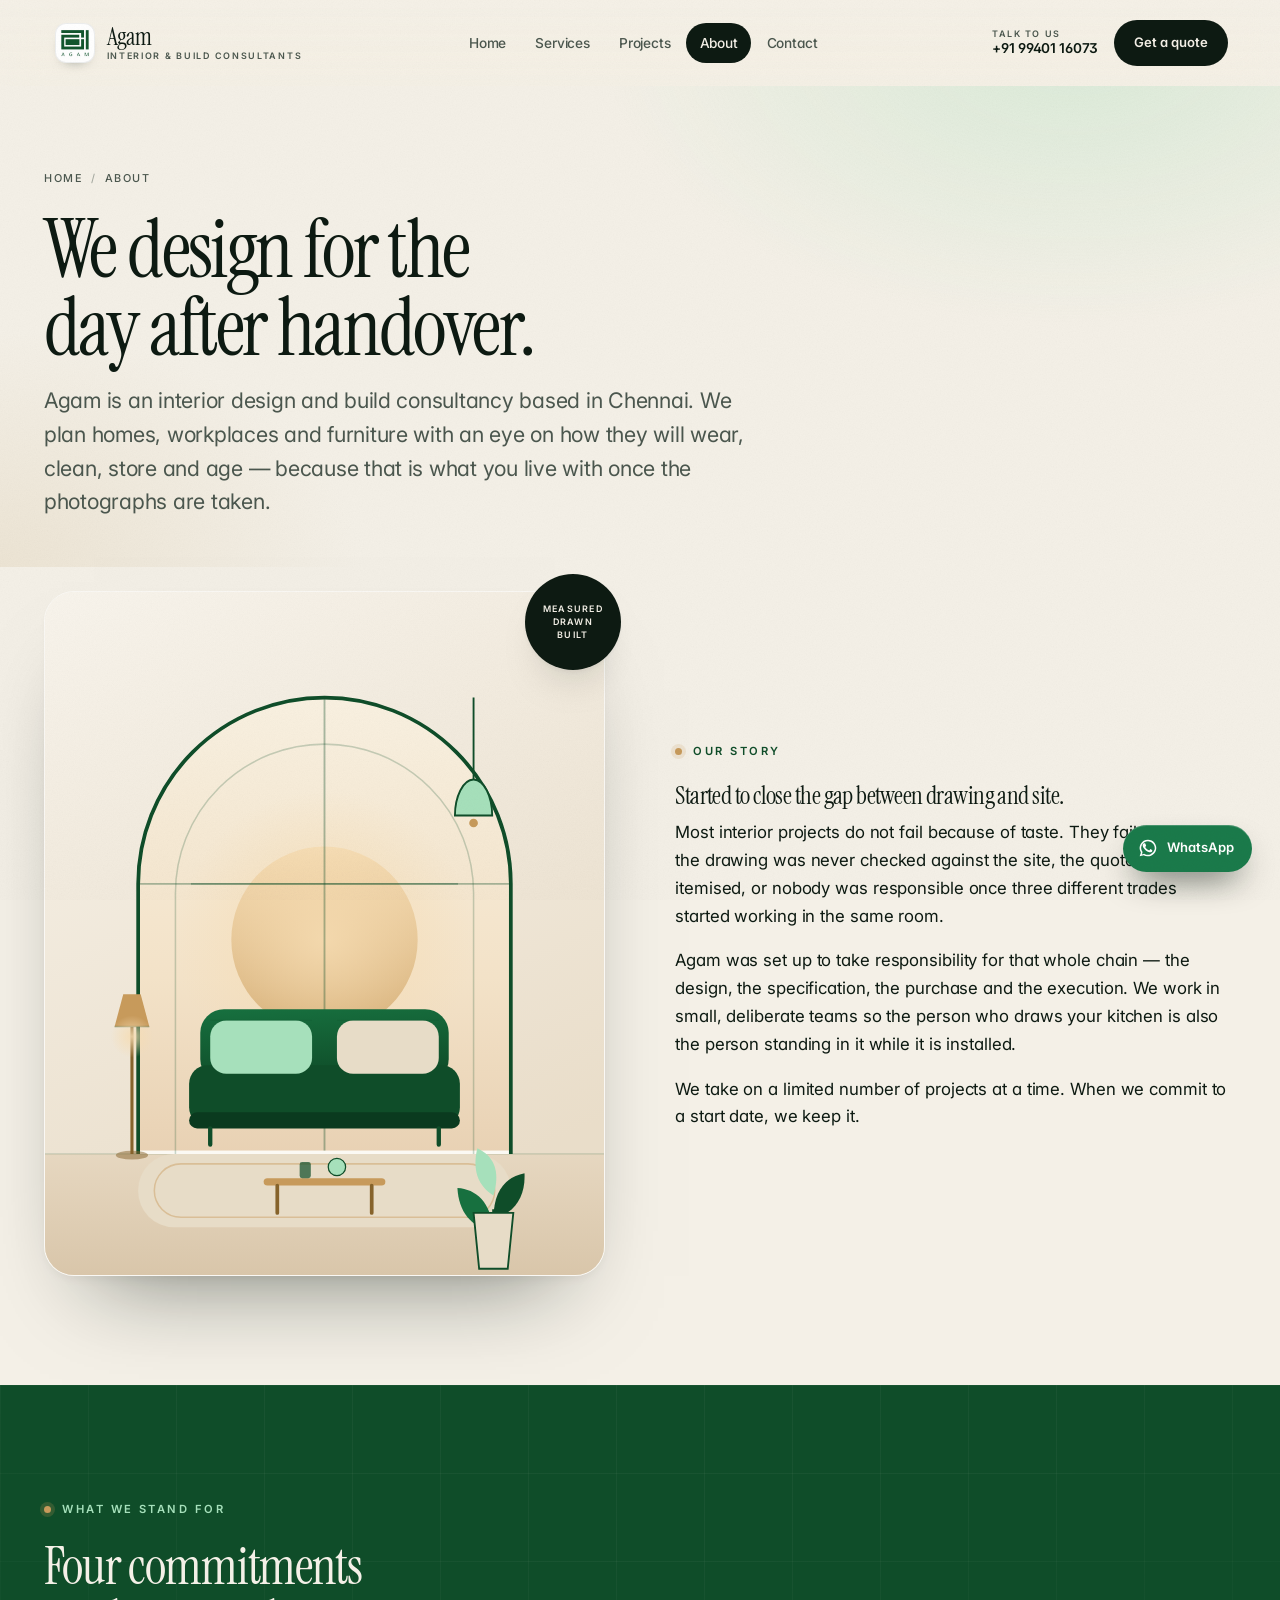
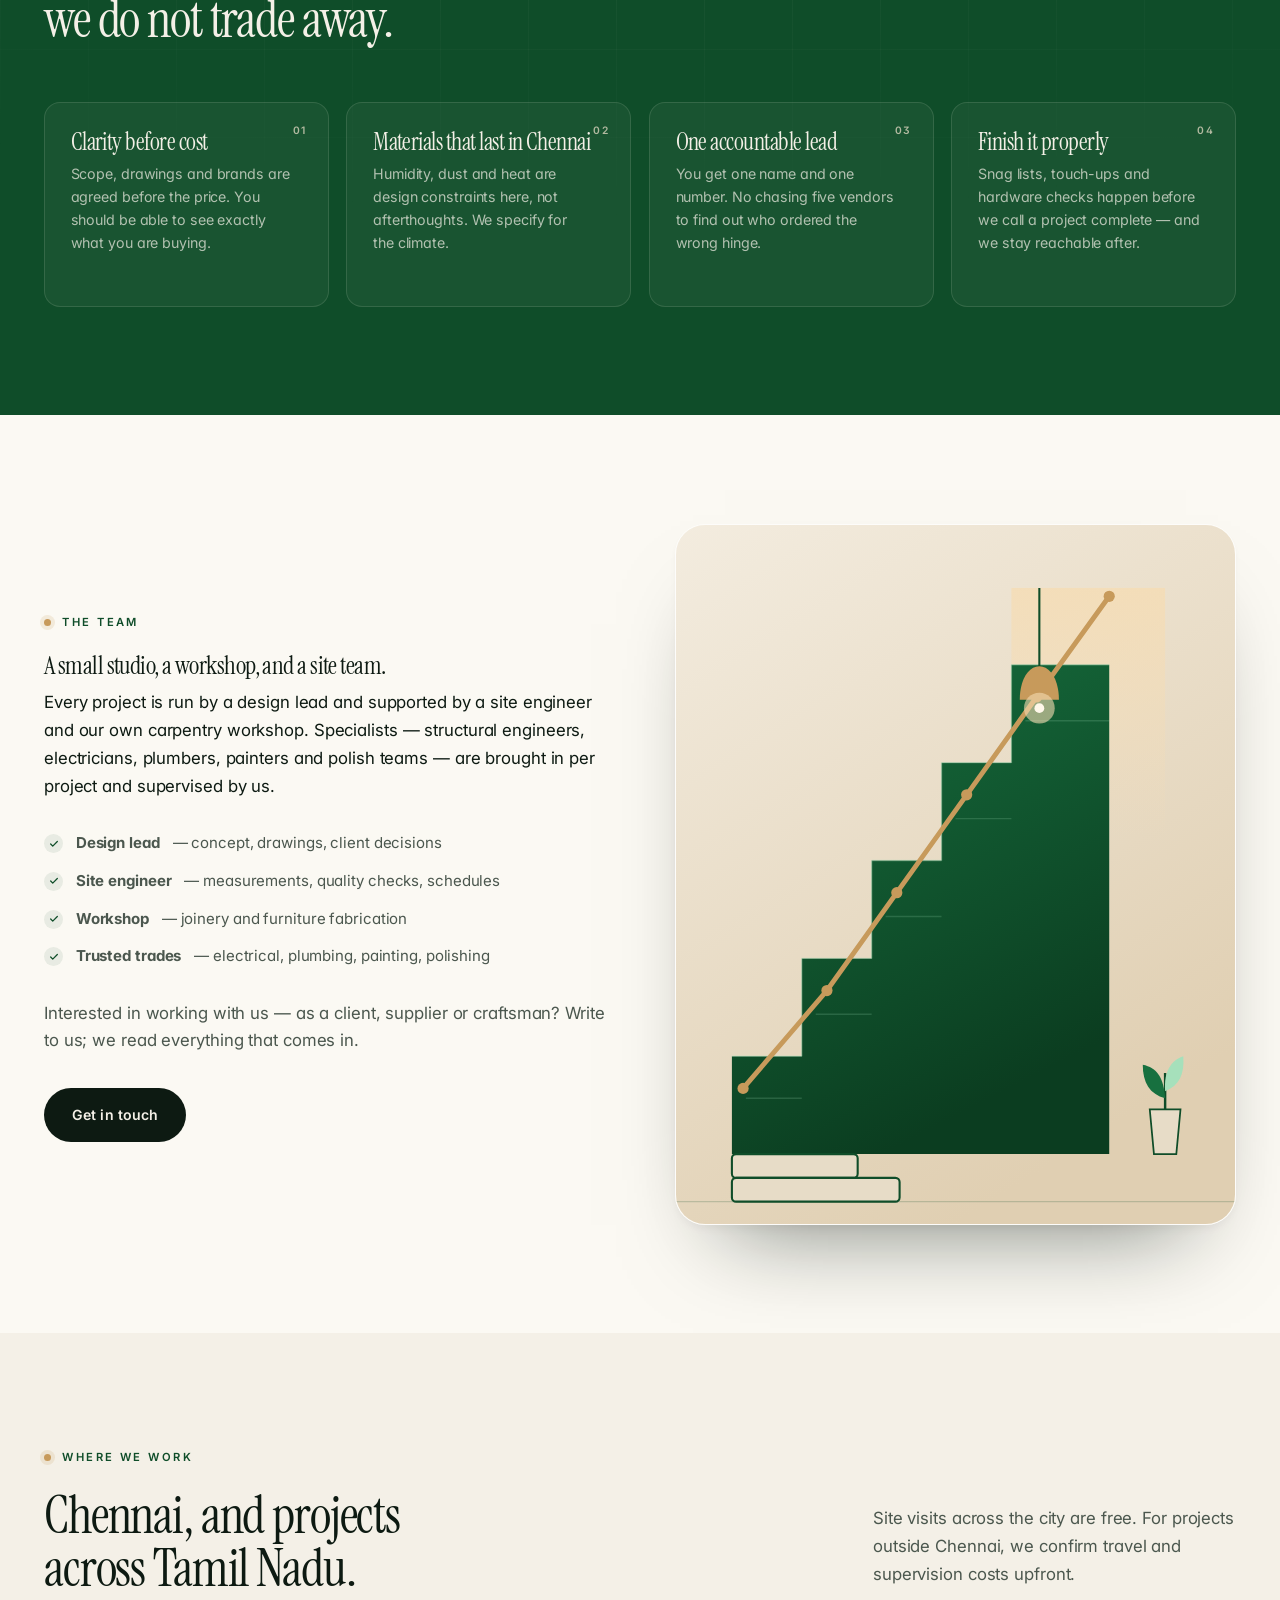
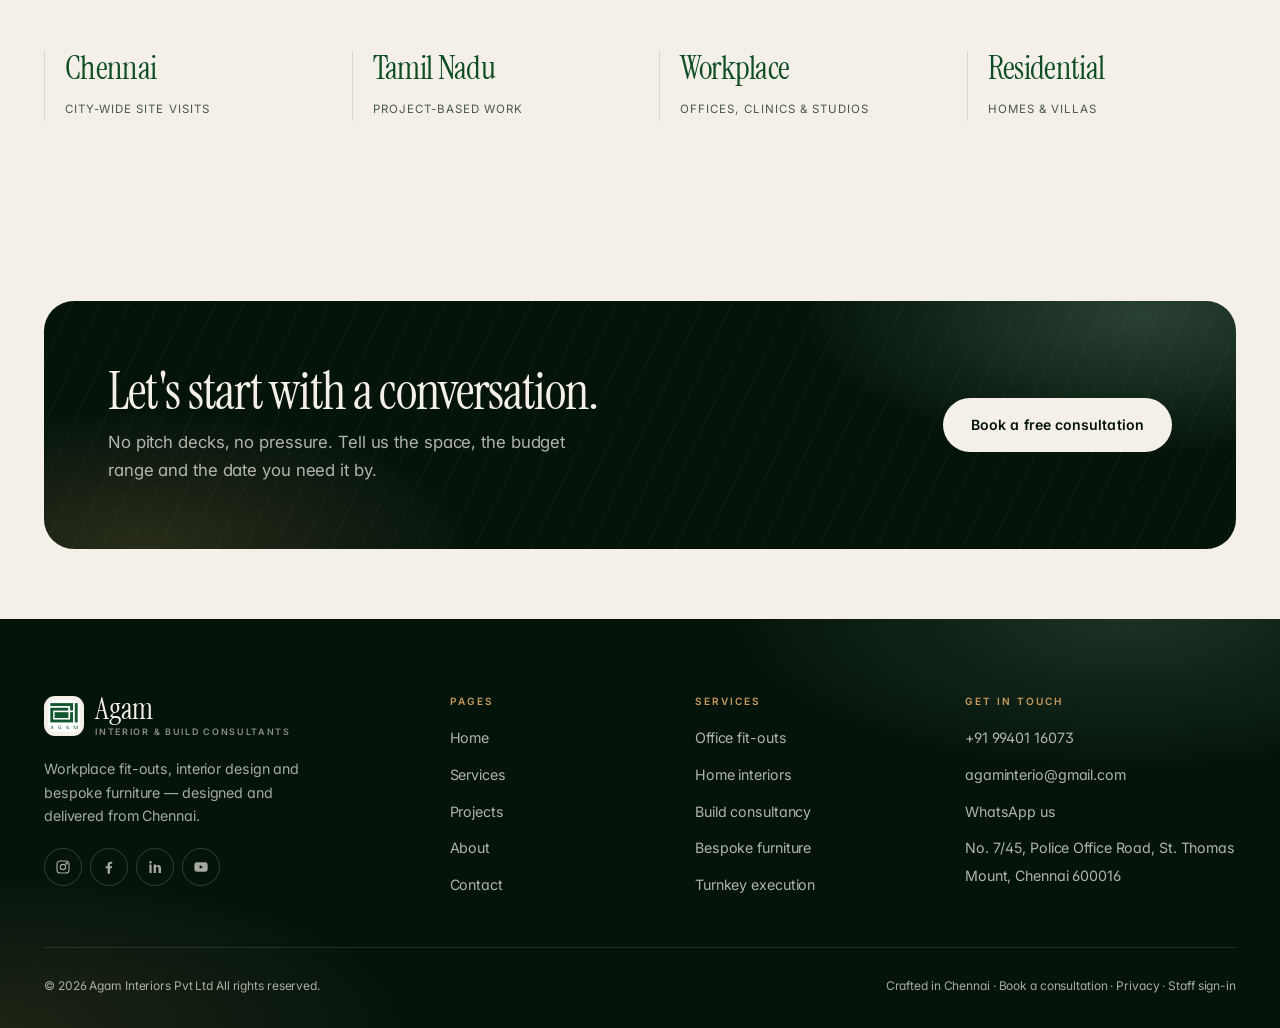
<file: about.html>
<!DOCTYPE html>
<html lang="en">
<head>
<meta charset="utf-8">
<meta name="viewport" content="width=device-width, initial-scale=1">
<script>document.documentElement.classList.add("js");setTimeout(function(){if(!window.AGAM_READY)document.documentElement.classList.remove("js");},2500);</script>
<title>About Agam Interiors — Design &amp; Build Consultants, Chennai</title>
<meta name="description" content="Agam is a Chennai-based interior design and build consultancy. One team for design, drawings, furniture and site execution — with transparent, itemised quotes.">
<link rel="canonical" href="https://agaminterio.com/about.html">
<meta name="theme-color" content="#0f4d29">
<meta property="og:type" content="website">
<meta property="og:site_name" content="Agam">
<meta property="og:title" content="About Agam Interiors — Design &amp; Build Consultants">
<meta property="og:description" content="Design that respects how things actually get built.">
<meta property="og:url" content="https://agaminterio.com/about.html">
<meta property="og:image" content="https://agaminterio.com/assets/img/og-cover.jpg">
<meta name="twitter:card" content="summary_large_image">
<link rel="icon" href="assets/img/favicon.svg" type="image/svg+xml">
<link rel="icon" href="assets/img/favicon-192.png" sizes="192x192" type="image/png">
<link rel="apple-touch-icon" href="assets/img/apple-touch-icon.png">
<link rel="preconnect" href="https://fonts.googleapis.com">
<link rel="preconnect" href="https://fonts.gstatic.com" crossorigin>
<link href="https://fonts.googleapis.com/css2?family=Instrument+Serif:ital@0;1&family=Inter:wght@300..700&display=swap" rel="stylesheet">
<link rel="stylesheet" href="assets/css/styles.css">
</head>
<body>
<a class="skip-link" href="#main">Skip to content</a>

<header class="site-header">
  <div class="wrap header-inner">
    <a class="brand" href="index.html" aria-label="Agam — home">
      <img src="assets/img/logo.jpg" alt="Agam logo" width="42" height="42">
      <span class="brand-name">Agam<span>Interior &amp; Build Consultants</span></span>
    </a>
    <nav class="nav" id="site-nav" aria-label="Primary">
      <a href="index.html">Home</a>
      <a href="services.html">Services</a>
      <a href="projects.html">Projects</a>
      <a href="about.html">About</a>
      <a href="contact.html">Contact</a>
      <a class="btn btn--sm nav-cta-mobile" href="contact.html">Book a consultation</a>
    </nav>
    <div class="header-actions">
      <a class="header-phone" href="tel:+919940116073" data-contact="phone-link">
        <span class="header-phone__label">Talk to us</span>
        <span class="header-phone__num" data-contact="phone">+91 99401 16073</span>
      </a>
      <a class="btn btn--sm" href="contact.html">Get a quote</a>
      <button class="nav-toggle" type="button" aria-expanded="false" aria-controls="site-nav" aria-label="Menu">
        <span></span><span></span><span></span>
      </button>
    </div>
  </div>
</header>

<main id="main">

  <section class="page-head">
    <div class="wrap">
      <nav class="breadcrumb" aria-label="Breadcrumb"><a href="index.html">Home</a> <span>/</span> About</nav>
      <h1>We design for the day after handover.</h1>
      <p class="lead">
        Agam is an interior design and build consultancy based in Chennai. We plan
        homes, workplaces and furniture with an eye on how they will wear, clean, store
        and age — because that is what you live with once the photographs are taken.
      </p>
    </div>
  </section>

  <section class="section section--cream" style="padding-top:clamp(1rem,2vw,1.5rem)">
    <div class="wrap split">
      <div class="split__media reveal">
        <img src="assets/img/hero-room.svg" alt="Illustration of a calm living room with an arched window" width="900" height="1100">
        <span class="stamp">Measured<br>drawn<br>built</span>
      </div>
      <div>
        <p class="eyebrow reveal">Our story</p>
        <h2 class="reveal" data-delay="60">Started to close the gap between drawing and site.</h2>
        <p class="reveal" data-delay="110">
          Most interior projects do not fail because of taste. They fail because the drawing
          was never checked against the site, the quote was never itemised, or nobody was
          responsible once three different trades started working in the same room.
        </p>
        <p class="reveal" data-delay="140">
          Agam was set up to take responsibility for that whole chain — the design, the
          specification, the purchase and the execution. We work in small, deliberate teams
          so the person who draws your kitchen is also the person standing in it while it is
          installed.
        </p>
        <p class="reveal" data-delay="170">
          We take on a limited number of projects at a time. When we commit to a start date,
          we keep it.
        </p>
      </div>
    </div>
  </section>

  <section class="section section--green">
    <div class="wrap">
      <div class="section-head">
        <div>
          <p class="eyebrow reveal">What we stand for</p>
          <h2 class="reveal" data-delay="60">Four commitments we do not trade away.</h2>
        </div>
      </div>
      <div class="cards">
        <div class="service-card reveal">
          <span class="service-card__num">01</span>
          <h3>Clarity before cost</h3>
          <p>Scope, drawings and brands are agreed before the price. You should be able to see exactly what you are buying.</p>
        </div>
        <div class="service-card reveal" data-delay="80">
          <span class="service-card__num">02</span>
          <h3>Materials that last in Chennai</h3>
          <p>Humidity, dust and heat are design constraints here, not afterthoughts. We specify for the climate.</p>
        </div>
        <div class="service-card reveal" data-delay="160">
          <span class="service-card__num">03</span>
          <h3>One accountable lead</h3>
          <p>You get one name and one number. No chasing five vendors to find out who ordered the wrong hinge.</p>
        </div>
        <div class="service-card reveal" data-delay="240">
          <span class="service-card__num">04</span>
          <h3>Finish it properly</h3>
          <p>Snag lists, touch-ups and hardware checks happen before we call a project complete — and we stay reachable after.</p>
        </div>
      </div>
    </div>
  </section>

  <section class="section section--paper">
    <div class="wrap split split--reverse">
      <div class="split__media reveal">
        <img src="assets/img/project-5.svg" alt="Illustration of bespoke stair joinery" width="800" height="1000" loading="lazy">
      </div>
      <div>
        <p class="eyebrow reveal">The team</p>
        <h2 class="reveal" data-delay="60">A small studio, a workshop, and a site team.</h2>
        <p class="reveal" data-delay="110">
          Every project is run by a design lead and supported by a site engineer and our own
          carpentry workshop. Specialists — structural engineers, electricians, plumbers,
          painters and polish teams — are brought in per project and supervised by us.
        </p>
        <ul class="checklist reveal" data-delay="150">
          <li><strong>Design lead</strong> — concept, drawings, client decisions</li>
          <li><strong>Site engineer</strong> — measurements, quality checks, schedules</li>
          <li><strong>Workshop</strong> — joinery and furniture fabrication</li>
          <li><strong>Trusted trades</strong> — electrical, plumbing, painting, polishing</li>
        </ul>
        <p class="reveal muted" data-delay="180">
          Interested in working with us — as a client, supplier or craftsman? Write to us;
          we read everything that comes in.
        </p>
        <a class="btn reveal" data-delay="210" href="contact.html" style="margin-top:1rem">Get in touch</a>
      </div>
    </div>
  </section>

  <section class="section section--cream">
    <div class="wrap">
      <div class="section-head">
        <div>
          <p class="eyebrow reveal">Where we work</p>
          <h2 class="reveal" data-delay="60">Chennai, and projects across Tamil Nadu.</h2>
        </div>
        <p class="reveal muted" data-delay="120">
          Site visits across the city are free. For projects outside Chennai, we confirm
          travel and supervision costs upfront.
        </p>
      </div>
      <div class="stats-band" style="color:var(--ink)">
        <div class="reveal" style="border-left-color:var(--line)">
          <strong style="color:var(--green)">Chennai</strong>
          <span style="color:var(--ink-soft)">City-wide site visits</span>
        </div>
        <div class="reveal" data-delay="60" style="border-left-color:var(--line)">
          <strong style="color:var(--green)">Tamil Nadu</strong>
          <span style="color:var(--ink-soft)">Project-based work</span>
        </div>
        <div class="reveal" data-delay="120" style="border-left-color:var(--line)">
          <strong style="color:var(--green)">Workplace</strong>
          <span style="color:var(--ink-soft)">Offices, clinics &amp; studios</span>
        </div>
        <div class="reveal" data-delay="180" style="border-left-color:var(--line)">
          <strong style="color:var(--green)">Residential</strong>
          <span style="color:var(--ink-soft)">Homes &amp; villas</span>
        </div>
      </div>
    </div>
  </section>

  <section class="section section--tight">
    <div class="wrap">
      <div class="cta-band reveal">
        <div>
          <h2>Let's start with a conversation.</h2>
          <p>No pitch decks, no pressure. Tell us the space, the budget range and the date you need it by.</p>
        </div>
        <div class="hero-actions" style="margin:0">
          <a class="btn btn--light" href="contact.html">Book a free consultation</a>
        </div>
      </div>
    </div>
  </section>

</main>

<footer class="site-footer">
  <div class="wrap">
    <div class="footer-grid">
      <div class="footer-brand">
        <a class="brand" href="index.html" aria-label="Agam — home">
          <img src="assets/img/logo.jpg" alt="" width="42" height="42">
          <span class="brand-name">Agam<span>Interior &amp; Build Consultants</span></span>
        </a>
        <p>Workplace fit-outs, interior design and bespoke furniture — designed and delivered from Chennai.</p>
        <div class="socials" style="margin-top:1.25rem">
          <a href="#" data-social="instagram" aria-label="Instagram" hidden><svg viewBox="0 0 24 24" fill="none" stroke="currentColor" stroke-width="1.7"><rect x="3" y="3" width="18" height="18" rx="5"/><circle cx="12" cy="12" r="4"/><circle cx="17.2" cy="6.8" r="1"/></svg></a>
          <a href="#" data-social="facebook" aria-label="Facebook" hidden><svg viewBox="0 0 24 24" fill="currentColor"><path d="M13.5 22v-8h2.8l.4-3.2h-3.2V8.6c0-.9.3-1.6 1.7-1.6h1.6V4.1C16.4 4 15.3 4 14.1 4c-2.5 0-4.2 1.5-4.2 4.3v2.5H7v3.2h2.9V22z"/></svg></a>
          <a href="#" data-social="linkedin" aria-label="LinkedIn" hidden><svg viewBox="0 0 24 24" fill="currentColor"><path d="M6.9 8.4H3.6V21h3.3zM5.2 3a1.9 1.9 0 1 0 0 3.9 1.9 1.9 0 0 0 0-3.9M21 13.9c0-3.3-1.8-4.9-4.2-4.9a3.6 3.6 0 0 0-3.3 1.8V8.4H10V21h3.4v-6.7c0-1.6.7-2.5 2-2.5s1.9.9 1.9 2.5V21H21z"/></svg></a>
          <a href="#" data-social="youtube" aria-label="YouTube" hidden><svg viewBox="0 0 24 24" fill="currentColor"><path d="M21.6 7.2a2.5 2.5 0 0 0-1.7-1.8C18.2 5 12 5 12 5s-6.2 0-7.9.4A2.5 2.5 0 0 0 2.4 7.2 26 26 0 0 0 2 12a26 26 0 0 0 .4 4.8 2.5 2.5 0 0 0 1.7 1.8C5.8 19 12 19 12 19s6.2 0 7.9-.4a2.5 2.5 0 0 0 1.7-1.8A26 26 0 0 0 22 12a26 26 0 0 0-.4-4.8M10 15.1V8.9l5.2 3.1z"/></svg></a>
        </div>
      </div>
      <div class="footer-col">
        <h3>Pages</h3>
        <ul>
          <li><a href="index.html">Home</a></li>
          <li><a href="services.html">Services</a></li>
          <li><a href="projects.html">Projects</a></li>
          <li><a href="about.html">About</a></li>
          <li><a href="contact.html">Contact</a></li>
        </ul>
      </div>
      <div class="footer-col">
        <h3>Services</h3>
        <ul>
          <li><a href="services.html#offices">Office fit-outs</a></li>
          <li><a href="services.html#home-interiors">Home interiors</a></li>
          <li><a href="services.html#build-consultancy">Build consultancy</a></li>
          <li><a href="services.html#furniture">Bespoke furniture</a></li>
          <li><a href="services.html#turnkey">Turnkey execution</a></li>
        </ul>
      </div>
      <div class="footer-col">
        <h3>Get in touch</h3>
        <ul>
          <li><a href="tel:+919940116073" data-contact="phone-link"><span data-contact="phone">+91 99401 16073</span></a></li>
          <li data-email-only><a href="mailto:agaminterio@gmail.com" data-contact="email-link"><span data-contact="email">agaminterio@gmail.com</span></a></li>
          <li><a href="#" data-contact="whatsapp">WhatsApp us</a></li>
          <li><a href="#" data-contact="map-link">No. 7/45, Police Office Road, St. Thomas Mount, Chennai 600016</a></li>
        </ul>
      </div>
    </div>
    <div class="footer-bottom">
      <span>© <span data-year>2026</span> Agam Interiors Pvt Ltd All rights reserved.</span>
      <span>Crafted in Chennai · <a href="contact.html">Book a consultation</a> · <a href="privacy.html">Privacy</a></span>
    </div>
  </div>
</footer>

<a class="wa-float" href="https://wa.me/919940116073" data-contact="whatsapp" target="_blank" rel="noopener" aria-label="Chat with us on WhatsApp">
  <svg viewBox="0 0 24 24" fill="currentColor" aria-hidden="true"><path d="M17.5 14.4c-.3-.2-1.8-.9-2.1-1s-.5-.1-.7.2-.8 1-1 1.2-.4.2-.7 0a8.4 8.4 0 0 1-2.5-1.5 9.3 9.3 0 0 1-1.7-2.1c-.2-.3 0-.5.1-.6l.5-.6.3-.5v-.5l-1-2.3c-.2-.6-.5-.5-.7-.5h-.6c-.2 0-.5.1-.8.4-.3.3-1 1-1 2.4s1 2.8 1.2 3 2 3.2 5 4.5c1.8.8 2.5.8 3.4.7.5 0 1.6-.6 1.8-1.3s.3-1.2.2-1.3-.2-.2-.5-.3M12 2a10 10 0 0 0-8.5 15.3L2 22l4.8-1.4A10 10 0 1 0 12 2m0 1.8a8.2 8.2 0 1 1-4.2 15.3l-.3-.2-2.8.8.8-2.8-.2-.3A8.2 8.2 0 0 1 12 3.8"/></svg>
  <span>WhatsApp</span>
</a>

<script src="assets/js/config.js"></script>
<script src="assets/js/firebase-config.js"></script>
<script src="assets/js/site-data.js"></script>
<script src="assets/js/main.js"></script>
</body>
</html>
</file>
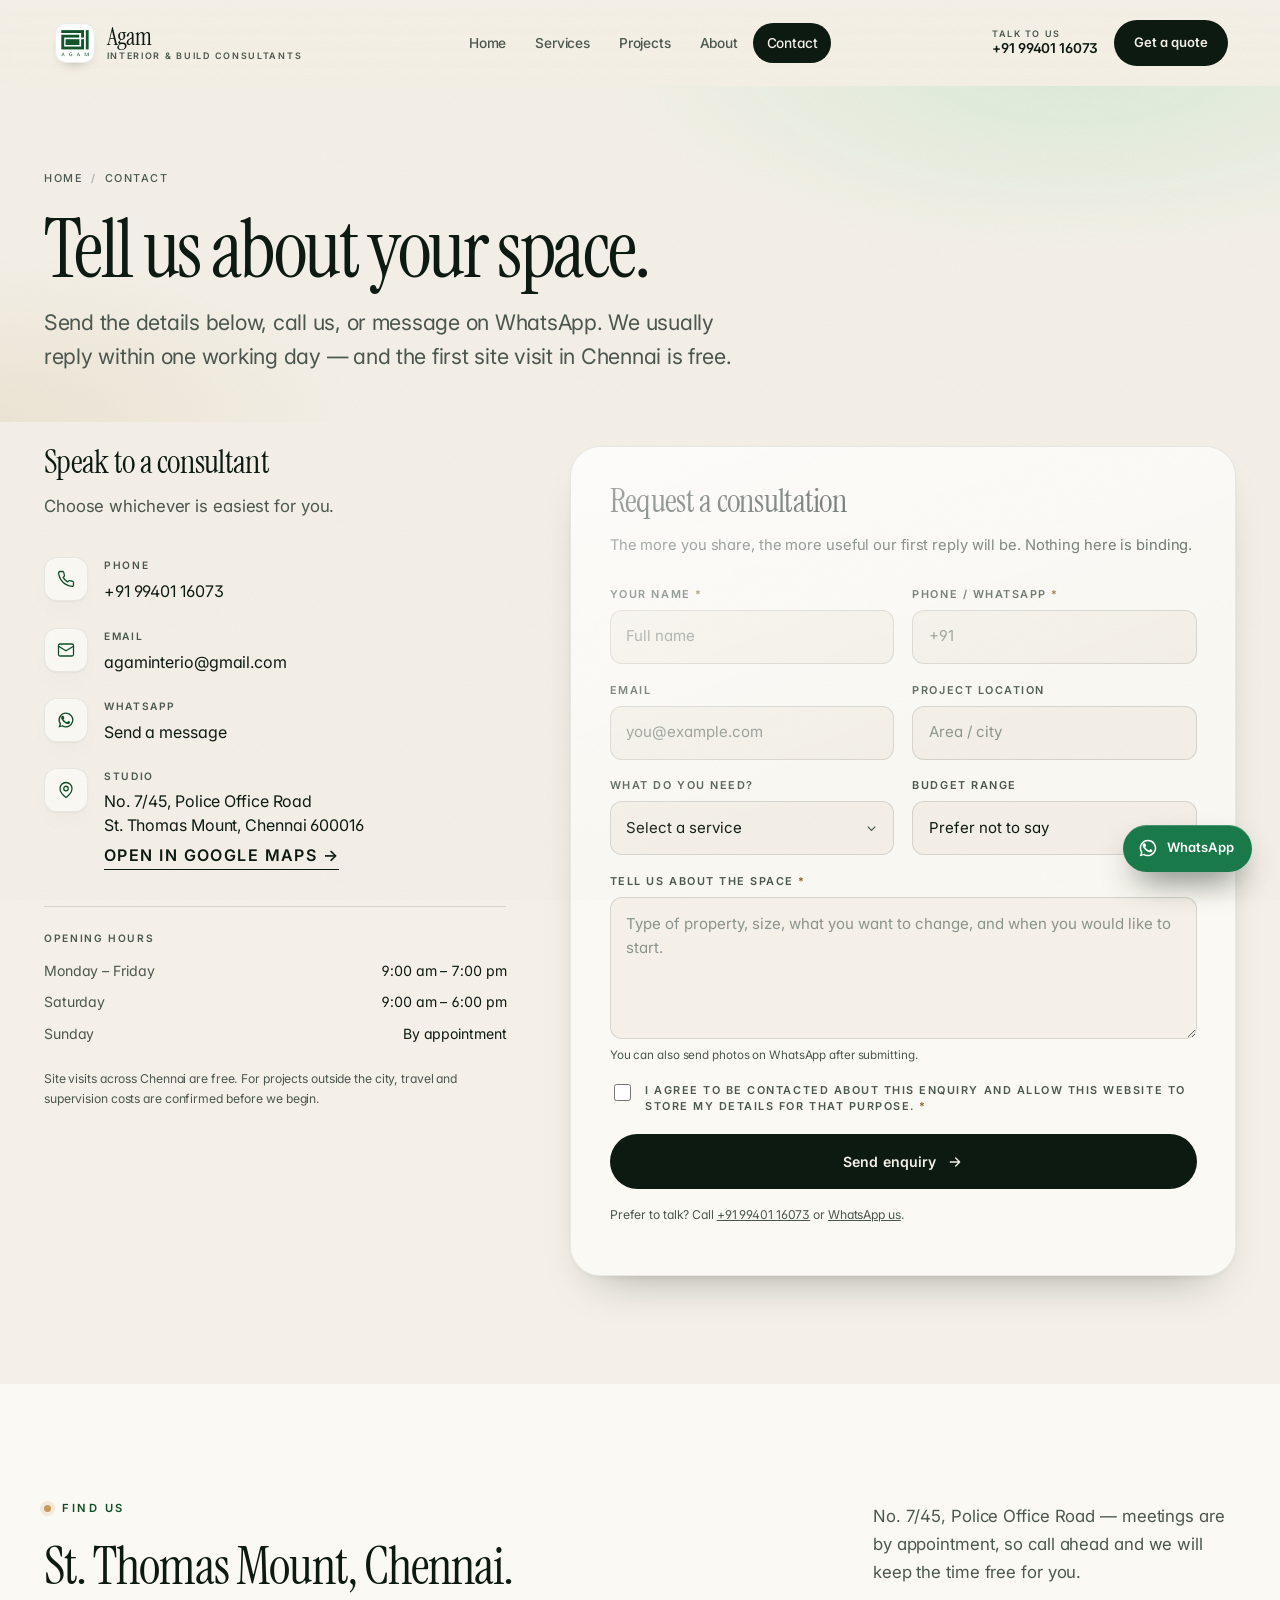
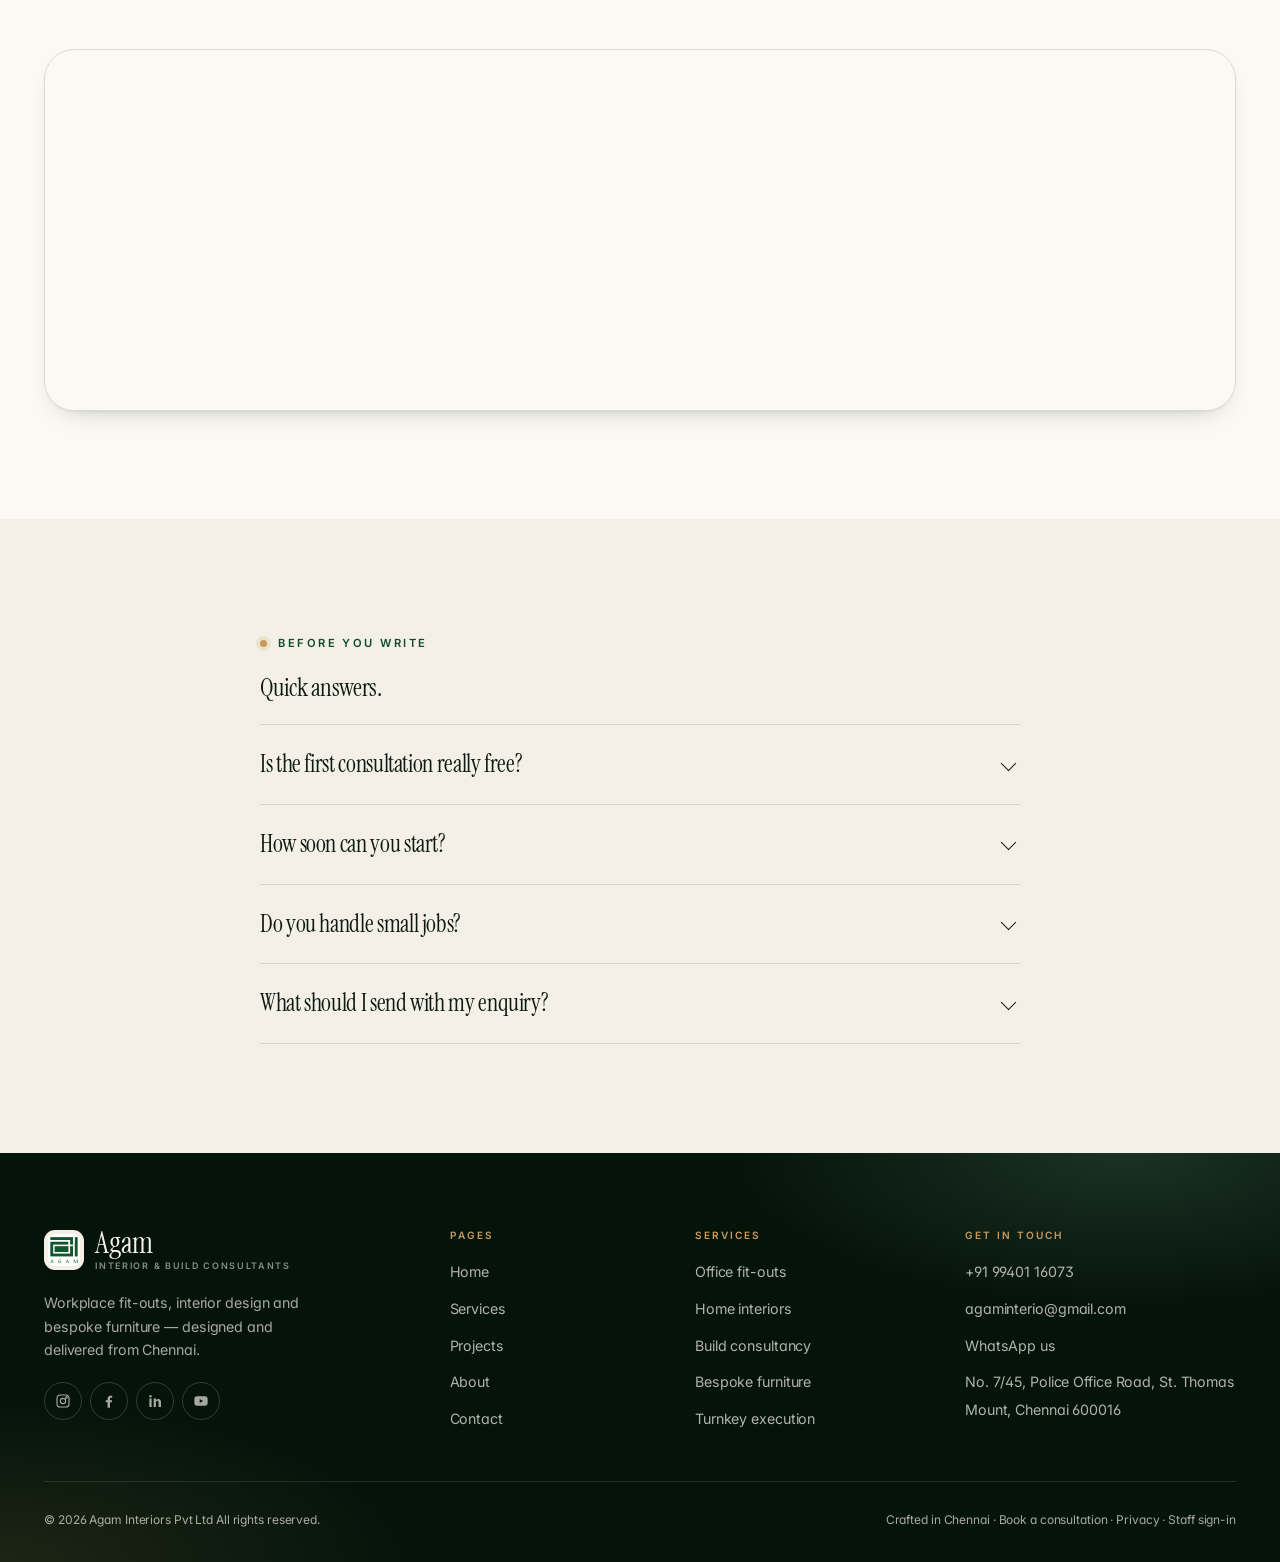
<file: contact.html>
<!DOCTYPE html>
<html lang="en">
<head>
<meta charset="utf-8">
<meta name="viewport" content="width=device-width, initial-scale=1">
<script>document.documentElement.classList.add("js");setTimeout(function(){if(!window.AGAM_READY)document.documentElement.classList.remove("js");},2500);</script>
<title>Contact — Book a Free Consultation | Agam Interiors Pvt Ltd</title>
<meta name="description" content="Talk to Agam about interior design, home construction consultancy, office fit-outs or furniture in Chennai. Free first site visit and written quotation.">
<link rel="canonical" href="https://agaminterio.com/contact.html">
<meta name="theme-color" content="#0f4d29">
<meta property="og:type" content="website">
<meta property="og:site_name" content="Agam">
<meta property="og:title" content="Contact — Book a Free Consultation | Agam Interiors">
<meta property="og:description" content="Book a free consultation in Chennai. Call, WhatsApp or send your project details.">
<meta property="og:url" content="https://agaminterio.com/contact.html">
<meta property="og:image" content="https://agaminterio.com/assets/img/og-cover.jpg">
<meta name="twitter:card" content="summary_large_image">
<link rel="icon" href="assets/img/favicon.svg" type="image/svg+xml">
<link rel="icon" href="assets/img/favicon-192.png" sizes="192x192" type="image/png">
<link rel="apple-touch-icon" href="assets/img/apple-touch-icon.png">
<link rel="preconnect" href="https://fonts.googleapis.com">
<link rel="preconnect" href="https://fonts.gstatic.com" crossorigin>
<link href="https://fonts.googleapis.com/css2?family=Instrument+Serif:ital@0;1&family=Inter:wght@300..700&display=swap" rel="stylesheet">
<link rel="stylesheet" href="assets/css/styles.css">
</head>
<body>
<a class="skip-link" href="#main">Skip to content</a>

<header class="site-header">
  <div class="wrap header-inner">
    <a class="brand" href="index.html" aria-label="Agam — home">
      <img src="assets/img/logo.jpg" alt="Agam logo" width="42" height="42">
      <span class="brand-name">Agam<span>Interior &amp; Build Consultants</span></span>
    </a>
    <nav class="nav" id="site-nav" aria-label="Primary">
      <a href="index.html">Home</a>
      <a href="services.html">Services</a>
      <a href="projects.html">Projects</a>
      <a href="about.html">About</a>
      <a href="contact.html">Contact</a>
      <a class="btn btn--sm nav-cta-mobile" href="contact.html">Book a consultation</a>
    </nav>
    <div class="header-actions">
      <a class="header-phone" href="tel:+919940116073" data-contact="phone-link">
        <span class="header-phone__label">Talk to us</span>
        <span class="header-phone__num" data-contact="phone">+91 99401 16073</span>
      </a>
      <a class="btn btn--sm" href="#enquiry">Get a quote</a>
      <button class="nav-toggle" type="button" aria-expanded="false" aria-controls="site-nav" aria-label="Menu">
        <span></span><span></span><span></span>
      </button>
    </div>
  </div>
</header>

<main id="main">

  <section class="page-head">
    <div class="wrap">
      <nav class="breadcrumb" aria-label="Breadcrumb"><a href="index.html">Home</a> <span>/</span> Contact</nav>
      <h1>Tell us about your space.</h1>
      <p class="lead">
        Send the details below, call us, or message on WhatsApp. We usually reply within one
        working day — and the first site visit in Chennai is free.
      </p>
    </div>
  </section>

  <section class="section section--cream" style="padding-top:clamp(1rem,2vw,1.5rem)">
    <div class="wrap contact-grid">

      <!-- LEFT: details -->
      <div>
        <h2 class="reveal" style="font-size:var(--step-2)">Speak to a consultant</h2>
        <p class="reveal muted" data-delay="60">Choose whichever is easiest for you.</p>

        <ul class="info-list reveal" data-delay="100">
          <li><span class="ico" aria-hidden="true">
              <svg viewBox="0 0 24 24" fill="none" stroke="currentColor" stroke-width="1.7" stroke-linecap="round" stroke-linejoin="round"><path d="M22 16.9v3a2 2 0 0 1-2.2 2 19.8 19.8 0 0 1-8.6-3.1 19.5 19.5 0 0 1-6-6A19.8 19.8 0 0 1 2.1 4.2 2 2 0 0 1 4.1 2h3a2 2 0 0 1 2 1.7c.1 1 .4 1.9.7 2.8a2 2 0 0 1-.4 2.1L8.1 9.9a16 16 0 0 0 6 6l1.3-1.3a2 2 0 0 1 2.1-.4c.9.3 1.8.6 2.8.7a2 2 0 0 1 1.7 2Z"/></svg>
            </span>
            <div>
              <strong>Phone</strong>
              <a href="tel:+919940116073" data-contact="phone-link"><span data-contact="phone">+91 99401 16073</span></a>
            </div>
          </li>
          <li data-email-only>
            <span class="ico" aria-hidden="true">
              <svg viewBox="0 0 24 24" fill="none" stroke="currentColor" stroke-width="1.7" stroke-linecap="round" stroke-linejoin="round"><rect x="2" y="4" width="20" height="16" rx="2"/><path d="m22 7-10 6L2 7"/></svg>
            </span><div><strong>Email</strong><a href="mailto:agaminterio@gmail.com" data-contact="email-link"><span data-contact="email">agaminterio@gmail.com</span></a></div></li>
          <li>
            <span class="ico" aria-hidden="true">
              <svg viewBox="0 0 24 24" fill="currentColor"><path d="M17.5 14.4c-.3-.2-1.8-.9-2.1-1s-.5-.1-.7.2-.8 1-1 1.2-.4.2-.7 0a8.4 8.4 0 0 1-2.5-1.5 9.3 9.3 0 0 1-1.7-2.1c-.2-.3 0-.5.1-.6l.5-.6.3-.5v-.5l-1-2.3c-.2-.6-.5-.5-.7-.5h-.6c-.2 0-.5.1-.8.4-.3.3-1 1-1 2.4s1 2.8 1.2 3 2 3.2 5 4.5c1.8.8 2.5.8 3.4.7.5 0 1.6-.6 1.8-1.3s.3-1.2.2-1.3-.2-.2-.5-.3M12 2a10 10 0 0 0-8.5 15.3L2 22l4.8-1.4A10 10 0 1 0 12 2m0 1.8a8.2 8.2 0 1 1-4.2 15.3l-.3-.2-2.8.8.8-2.8-.2-.3A8.2 8.2 0 0 1 12 3.8"/></svg>
            </span>
            <div>
              <strong>WhatsApp</strong>
              <a href="#" data-contact="whatsapp" target="_blank" rel="noopener">Send a message</a>
            </div>
          </li>
          <li>
            <span class="ico" aria-hidden="true">
              <svg viewBox="0 0 24 24" fill="none" stroke="currentColor" stroke-width="1.7" stroke-linecap="round" stroke-linejoin="round"><path d="M20 10c0 6-8 12-8 12S4 16 4 10a8 8 0 0 1 16 0Z"/><circle cx="12" cy="10" r="3"/></svg>
            </span>
            <div>
              <strong>Studio</strong>
              <p data-contact="address">No. 7/45, Police Office Road<br>St. Thomas Mount, Chennai 600016</p>
              <a class="link-arrow" href="#" data-contact="map-link" style="margin-top:0.35rem">Open in Google Maps →</a>
            </div>
          </li>
        </ul>

        <div class="hours reveal" data-delay="150">
          <h3>Opening hours</h3>
          <dl data-hours>
            <dt>Monday – Friday</dt><dd>9:00 am – 7:00 pm</dd>
            <dt>Saturday</dt><dd>9:00 am – 6:00 pm</dd>
            <dt>Sunday</dt><dd>By appointment</dd>
          </dl>
        </div>

        <p class="form-note reveal" data-delay="180" style="margin-top:1.5rem">
          Site visits across Chennai are free. For projects outside the city, travel and
          supervision costs are confirmed before we begin.
        </p>
      </div>

      <!-- RIGHT: form -->
      <div class="form-card reveal" data-delay="80" id="enquiry">
        <h2>Request a consultation</h2>
        <p class="muted" style="font-size:0.92rem;margin-bottom:1.75rem">
          The more you share, the more useful our first reply will be. Nothing here is binding.
        </p>

        <form data-enquiry-form novalidate>
          <div class="form-grid">
            <div class="field">
              <label for="name">Your name <span class="req">*</span></label>
              <input id="name" name="name" type="text" autocomplete="name" required placeholder="Full name">
            </div>
            <div class="field">
              <label for="phone">Phone / WhatsApp <span class="req">*</span></label>
              <input id="phone" name="phone" type="tel" autocomplete="tel" required placeholder="+91" inputmode="tel">
            </div>
            <div class="field">
              <label for="email">Email</label>
              <input id="email" name="email" type="email" autocomplete="email" placeholder="you@example.com">
            </div>
            <div class="field">
              <label for="location">Project location</label>
              <input id="location" name="location" type="text" placeholder="Area / city">
            </div>
            <div class="field">
              <label for="service">What do you need?</label>
              <select id="service" name="service">
                <option value="">Select a service</option>
                <option>Home interior design</option>
                <option>House building consultancy</option>
                <option>Office / commercial fit-out</option>
                <option>Bespoke furniture</option>
                <option>Modular kitchen</option>
                <option>Renovation / remodelling</option>
                <option>Lighting, ceilings or add-ons</option>
                <option>Not sure yet — please advise</option>
              </select>
            </div>
            <div class="field">
              <label for="budget">Budget range</label>
              <select id="budget" name="budget">
                <option value="">Prefer not to say</option>
                <option>Under ₹5 lakh</option>
                <option>₹5 – 10 lakh</option>
                <option>₹10 – 25 lakh</option>
                <option>₹25 – 50 lakh</option>
                <option>Above ₹50 lakh</option>
                <option>Need help estimating</option>
              </select>
            </div>
            <div class="field field--full">
              <label for="message">Tell us about the space <span class="req">*</span></label>
              <textarea id="message" name="message" required placeholder="Type of property, size, what you want to change, and when you would like to start."></textarea>
              <span class="hint">You can also send photos on WhatsApp after submitting.</span>
            </div>

            <!-- honeypot: hidden from humans -->
            <div class="field field--full" style="position:absolute;left:-9999px" aria-hidden="true">
              <label for="company_website">Company website</label>
              <input id="company_website" name="company_website" type="text" tabindex="-1" autocomplete="off">
            </div>

            <div class="field field--full">
              <label class="consent">
                <input type="checkbox" name="consent" required>
                <span>I agree to be contacted about this enquiry and allow this website to store my details for that purpose. <span class="req">*</span></span>
              </label>
            </div>
          </div>

          <button class="btn btn--block" type="submit" style="margin-top:1.25rem">
            Send enquiry
            <svg viewBox="0 0 24 24" fill="none" stroke="currentColor" stroke-width="2" stroke-linecap="round" stroke-linejoin="round" aria-hidden="true"><path d="M5 12h14M13 6l6 6-6 6"/></svg>
          </button>

          <div class="form-status" data-form-status role="status" aria-live="polite"></div>

          <p class="form-note" style="margin-top:1rem">
            Prefer to talk? Call <a href="tel:+919940116073" data-contact="phone-link"><span data-contact="phone">+91 99401 16073</span></a>
            or <a href="#" data-contact="whatsapp" target="_blank" rel="noopener">WhatsApp us</a>.
          </p>

          <noscript>
            <p class="form-note" style="margin-top:1rem">
              JavaScript is off, so this form cannot send automatically. Please call
              <a href="tel:+919940116073">+91 99401 16073</a> or message us on WhatsApp.
            </p>
          </noscript>
        </form>
      </div>
    </div>
  </section>

  <section class="section section--paper">
    <div class="wrap">
      <div class="section-head">
        <div>
          <p class="eyebrow reveal">Find us</p>
          <h2 class="reveal" data-delay="60">St. Thomas Mount, Chennai.</h2>
        </div>
        <p class="reveal muted" data-delay="120">
          No. 7/45, Police Office Road — meetings are by appointment, so call ahead
          and we will keep the time free for you.
        </p>
      </div>
      <div class="reveal" style="border-radius:var(--radius-lg);overflow:hidden;border:1px solid var(--line);box-shadow:var(--shadow-sm)">
        <iframe
          title="Map showing No. 7/45, Police Office Road, St. Thomas Mount, Chennai 600016"
          data-contact="map-embed"
          src="https://www.google.com/maps?q=13.0099013,80.198755&amp;z=17&amp;output=embed"
          width="100%" height="360" style="border:0;display:block" loading="lazy" referrerpolicy="no-referrer-when-downgrade"></iframe>
      </div>
    </div>
  </section>

  <section class="section section--cream">
    <div class="wrap wrap--narrow">
      <p class="eyebrow reveal">Before you write</p>
      <h2 class="reveal" data-delay="60">Quick answers.</h2>
      <div class="faq reveal" data-delay="100" style="margin-top:1.5rem">
        <details>
          <summary>Is the first consultation really free?</summary>
          <p>Yes. A site visit within Chennai, a discussion of scope and an indicative budget range cost nothing. Detailed drawings and 3D views are part of a paid design engagement.</p>
        </details>
        <details>
          <summary>How soon can you start?</summary>
          <p>We take a limited number of projects at a time. Design work usually begins within one to two weeks of a confirmed brief; execution dates are given in writing once drawings are approved.</p>
        </details>
        <details>
          <summary>Do you handle small jobs?</summary>
          <p>Yes — a single wardrobe, a kitchen refresh or one room. Small jobs are scheduled between larger projects.</p>
        </details>
        <details>
          <summary>What should I send with my enquiry?</summary>
          <p>Your location, the approximate size, a few photos of the space, your budget range and your target date. That is enough for a useful first reply.</p>
        </details>
      </div>
    </div>
  </section>

</main>

<footer class="site-footer">
  <div class="wrap">
    <div class="footer-grid">
      <div class="footer-brand">
        <a class="brand" href="index.html" aria-label="Agam — home">
          <img src="assets/img/logo.jpg" alt="" width="42" height="42">
          <span class="brand-name">Agam<span>Interior &amp; Build Consultants</span></span>
        </a>
        <p>Workplace fit-outs, interior design and bespoke furniture — designed and delivered from Chennai.</p>
        <div class="socials" style="margin-top:1.25rem">
          <a href="#" data-social="instagram" aria-label="Instagram" hidden><svg viewBox="0 0 24 24" fill="none" stroke="currentColor" stroke-width="1.7"><rect x="3" y="3" width="18" height="18" rx="5"/><circle cx="12" cy="12" r="4"/><circle cx="17.2" cy="6.8" r="1"/></svg></a>
          <a href="#" data-social="facebook" aria-label="Facebook" hidden><svg viewBox="0 0 24 24" fill="currentColor"><path d="M13.5 22v-8h2.8l.4-3.2h-3.2V8.6c0-.9.3-1.6 1.7-1.6h1.6V4.1C16.4 4 15.3 4 14.1 4c-2.5 0-4.2 1.5-4.2 4.3v2.5H7v3.2h2.9V22z"/></svg></a>
          <a href="#" data-social="linkedin" aria-label="LinkedIn" hidden><svg viewBox="0 0 24 24" fill="currentColor"><path d="M6.9 8.4H3.6V21h3.3zM5.2 3a1.9 1.9 0 1 0 0 3.9 1.9 1.9 0 0 0 0-3.9M21 13.9c0-3.3-1.8-4.9-4.2-4.9a3.6 3.6 0 0 0-3.3 1.8V8.4H10V21h3.4v-6.7c0-1.6.7-2.5 2-2.5s1.9.9 1.9 2.5V21H21z"/></svg></a>
          <a href="#" data-social="youtube" aria-label="YouTube" hidden><svg viewBox="0 0 24 24" fill="currentColor"><path d="M21.6 7.2a2.5 2.5 0 0 0-1.7-1.8C18.2 5 12 5 12 5s-6.2 0-7.9.4A2.5 2.5 0 0 0 2.4 7.2 26 26 0 0 0 2 12a26 26 0 0 0 .4 4.8 2.5 2.5 0 0 0 1.7 1.8C5.8 19 12 19 12 19s6.2 0 7.9-.4a2.5 2.5 0 0 0 1.7-1.8A26 26 0 0 0 22 12a26 26 0 0 0-.4-4.8M10 15.1V8.9l5.2 3.1z"/></svg></a>
        </div>
      </div>
      <div class="footer-col">
        <h3>Pages</h3>
        <ul>
          <li><a href="index.html">Home</a></li>
          <li><a href="services.html">Services</a></li>
          <li><a href="projects.html">Projects</a></li>
          <li><a href="about.html">About</a></li>
          <li><a href="contact.html">Contact</a></li>
        </ul>
      </div>
      <div class="footer-col">
        <h3>Services</h3>
        <ul>
          <li><a href="services.html#offices">Office fit-outs</a></li>
          <li><a href="services.html#home-interiors">Home interiors</a></li>
          <li><a href="services.html#build-consultancy">Build consultancy</a></li>
          <li><a href="services.html#furniture">Bespoke furniture</a></li>
          <li><a href="services.html#turnkey">Turnkey execution</a></li>
        </ul>
      </div>
      <div class="footer-col">
        <h3>Get in touch</h3>
        <ul>
          <li><a href="tel:+919940116073" data-contact="phone-link"><span data-contact="phone">+91 99401 16073</span></a></li>
          <li data-email-only><a href="mailto:agaminterio@gmail.com" data-contact="email-link"><span data-contact="email">agaminterio@gmail.com</span></a></li>
          <li><a href="#" data-contact="whatsapp">WhatsApp us</a></li>
          <li><a href="#" data-contact="map-link">No. 7/45, Police Office Road, St. Thomas Mount, Chennai 600016</a></li>
        </ul>
      </div>
    </div>
    <div class="footer-bottom">
      <span>© <span data-year>2026</span> Agam Interiors Pvt Ltd All rights reserved.</span>
      <span>Crafted in Chennai · <a href="contact.html">Book a consultation</a> · <a href="privacy.html">Privacy</a></span>
    </div>
  </div>
</footer>

<a class="wa-float" href="https://wa.me/919940116073" data-contact="whatsapp" target="_blank" rel="noopener" aria-label="Chat with us on WhatsApp">
  <svg viewBox="0 0 24 24" fill="currentColor" aria-hidden="true"><path d="M17.5 14.4c-.3-.2-1.8-.9-2.1-1s-.5-.1-.7.2-.8 1-1 1.2-.4.2-.7 0a8.4 8.4 0 0 1-2.5-1.5 9.3 9.3 0 0 1-1.7-2.1c-.2-.3 0-.5.1-.6l.5-.6.3-.5v-.5l-1-2.3c-.2-.6-.5-.5-.7-.5h-.6c-.2 0-.5.1-.8.4-.3.3-1 1-1 2.4s1 2.8 1.2 3 2 3.2 5 4.5c1.8.8 2.5.8 3.4.7.5 0 1.6-.6 1.8-1.3s.3-1.2.2-1.3-.2-.2-.5-.3M12 2a10 10 0 0 0-8.5 15.3L2 22l4.8-1.4A10 10 0 1 0 12 2m0 1.8a8.2 8.2 0 1 1-4.2 15.3l-.3-.2-2.8.8.8-2.8-.2-.3A8.2 8.2 0 0 1 12 3.8"/></svg>
  <span>WhatsApp</span>
</a>

<script src="assets/js/config.js"></script>
<script src="assets/js/firebase-config.js"></script>
<script src="assets/js/site-data.js"></script>
<script src="assets/js/main.js"></script>
</body>
</html>
</file>
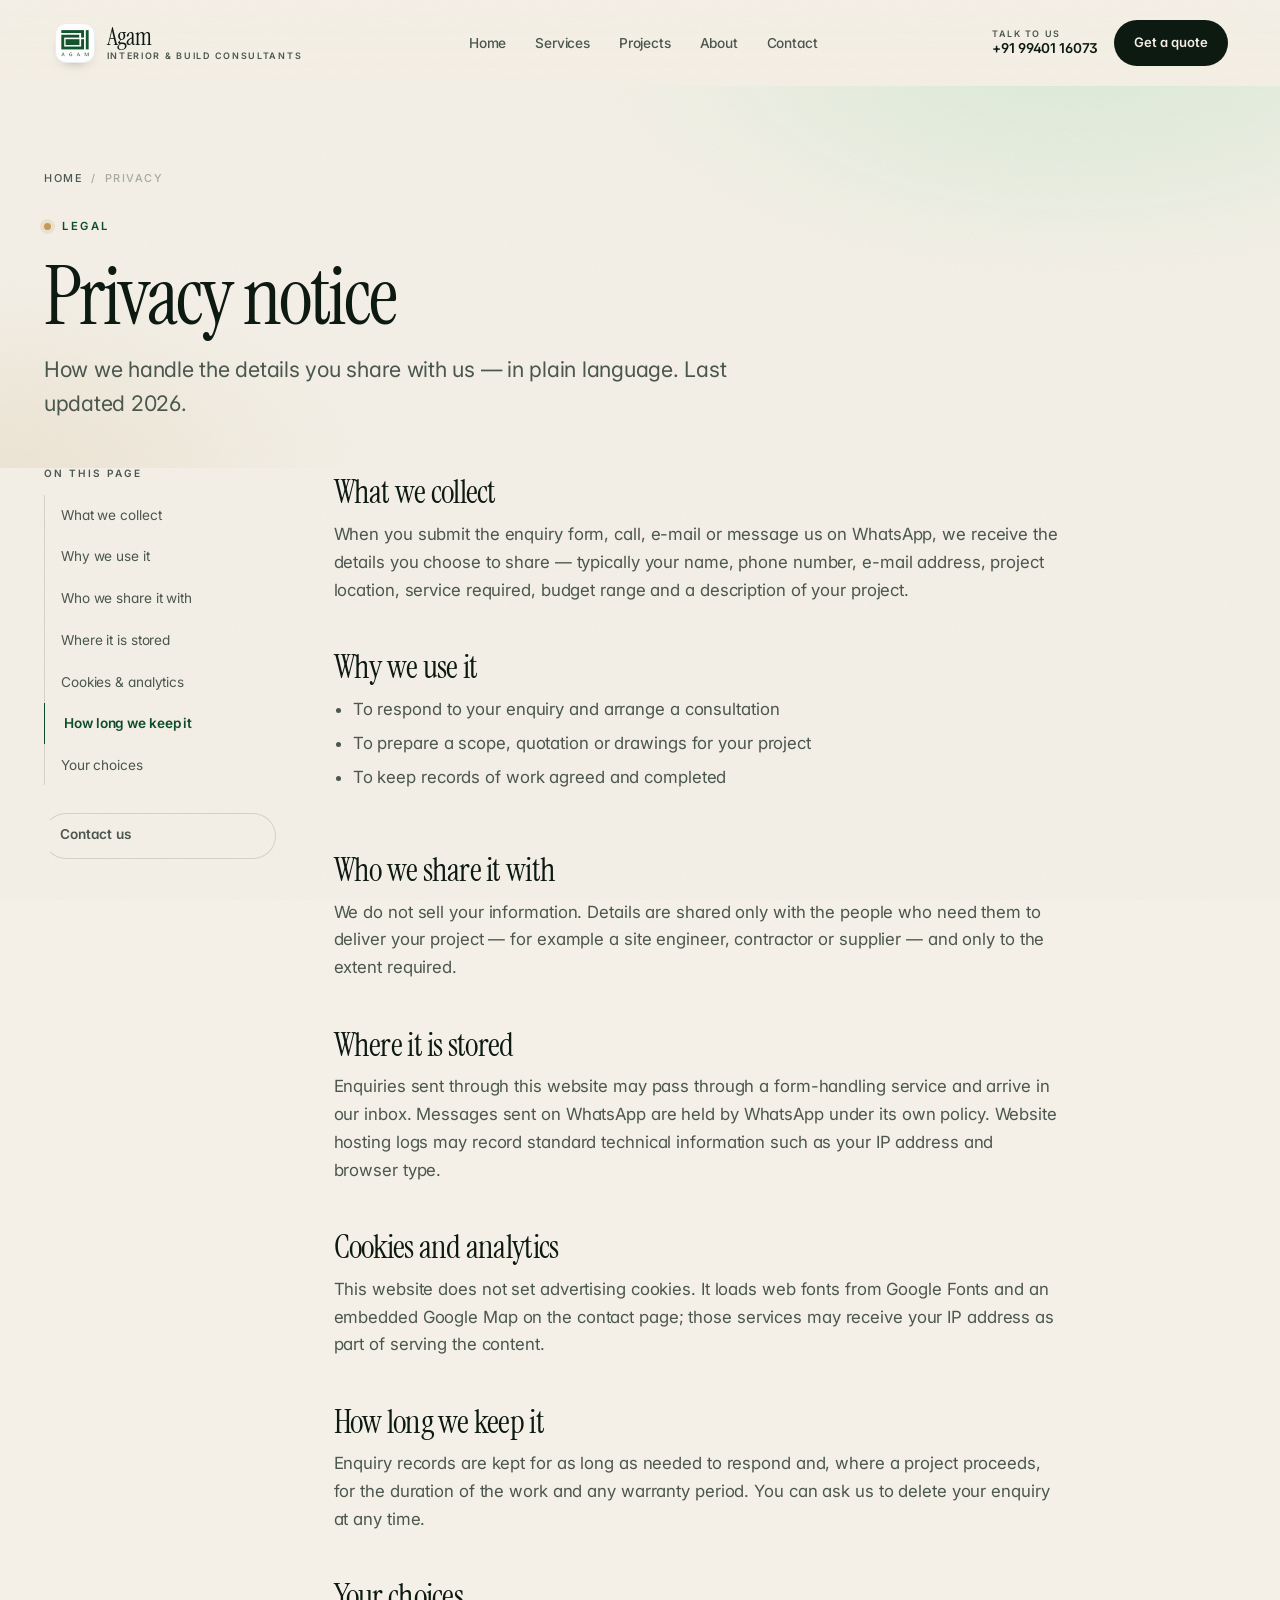
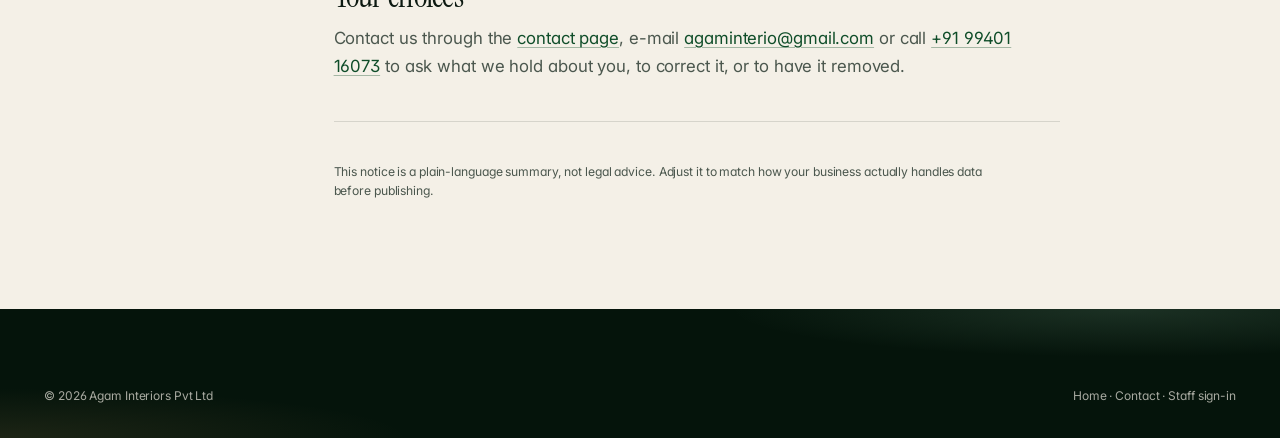
<file: privacy.html>
<!DOCTYPE html>
<html lang="en">
<head>
<meta charset="utf-8">
<meta name="viewport" content="width=device-width, initial-scale=1">
<script>document.documentElement.classList.add("js");setTimeout(function(){if(!window.AGAM_READY)document.documentElement.classList.remove("js");},2500);</script>
<title>Privacy — Agam Interiors Pvt Ltd</title>
<meta name="description" content="How Agam collects, uses and protects the information you share through this website.">
<link rel="canonical" href="https://agaminterio.com/privacy.html">
<meta name="robots" content="index, follow">
<link rel="icon" href="assets/img/favicon.svg" type="image/svg+xml">
<link rel="icon" href="assets/img/favicon-192.png" sizes="192x192" type="image/png">
<link rel="apple-touch-icon" href="assets/img/apple-touch-icon.png">
<link rel="preconnect" href="https://fonts.googleapis.com">
<link rel="preconnect" href="https://fonts.gstatic.com" crossorigin>
<link href="https://fonts.googleapis.com/css2?family=Instrument+Serif:ital@0;1&family=Inter:wght@300..700&display=swap" rel="stylesheet">
<link rel="stylesheet" href="assets/css/styles.css">
</head>
<body>
<a class="skip-link" href="#main">Skip to content</a>

<header class="site-header">
  <div class="wrap header-inner">
    <a class="brand" href="index.html" aria-label="Agam — home">
      <img src="assets/img/logo.jpg" alt="Agam logo" width="42" height="42">
      <span class="brand-name">Agam<span>Interior &amp; Build Consultants</span></span>
    </a>
    <nav class="nav" id="site-nav" aria-label="Primary">
      <a href="index.html">Home</a>
      <a href="services.html">Services</a>
      <a href="projects.html">Projects</a>
      <a href="about.html">About</a>
      <a href="contact.html">Contact</a>
      <a class="btn btn--sm nav-cta-mobile" href="contact.html">Book a consultation</a>
    </nav>
    <div class="header-actions">
      <a class="header-phone" href="tel:+919940116073" data-contact="phone-link">
        <span class="header-phone__label">Talk to us</span>
        <span class="header-phone__num" data-contact="phone">+91 99401 16073</span>
      </a>
      <a class="btn btn--sm" href="contact.html">Get a quote</a>
      <button class="nav-toggle" type="button" aria-expanded="false" aria-controls="site-nav" aria-label="Menu">
        <span></span><span></span><span></span>
      </button>
    </div>
  </div>
</header>

<main id="main">
  <section class="page-head">
    <div class="wrap">
      <nav class="breadcrumb" aria-label="Breadcrumb">
        <a href="index.html">Home</a>
        <span aria-hidden="true">/</span>
        <span>Privacy</span>
      </nav>
      <p class="eyebrow reveal">Legal</p>
      <h1 class="reveal" data-delay="60">Privacy notice</h1>
      <p class="lead reveal" data-delay="120">
        How we handle the details you share with us — in plain language.
        Last updated <span data-year>2026</span>.
      </p>
    </div>
  </section>

  <section class="section section--cream" style="padding-top:0">
    <div class="wrap doc-layout">
      <aside class="toc reveal" aria-label="On this page">
        <h2>On this page</h2>
        <ul>
          <li><a href="#collect">What we collect</a></li>
          <li><a href="#why">Why we use it</a></li>
          <li><a href="#share">Who we share it with</a></li>
          <li><a href="#store">Where it is stored</a></li>
          <li><a href="#cookies">Cookies &amp; analytics</a></li>
          <li><a href="#keep">How long we keep it</a></li>
          <li><a href="#choices">Your choices</a></li>
        </ul>
        <a class="btn btn--ghost btn--sm toc-cta" href="contact.html">Contact us</a>
      </aside>

      <div class="prose">
        <article id="collect" class="reveal">
          <h2>What we collect</h2>
          <p>When you submit the enquiry form, call, e-mail or message us on WhatsApp, we receive the details you choose to share — typically your name, phone number, e-mail address, project location, service required, budget range and a description of your project.</p>
        </article>

        <article id="why" class="reveal">
          <h2>Why we use it</h2>
          <ul>
            <li>To respond to your enquiry and arrange a consultation</li>
            <li>To prepare a scope, quotation or drawings for your project</li>
            <li>To keep records of work agreed and completed</li>
          </ul>
        </article>

        <article id="share" class="reveal">
          <h2>Who we share it with</h2>
          <p>We do not sell your information. Details are shared only with the people who need them to deliver your project — for example a site engineer, contractor or supplier — and only to the extent required.</p>
        </article>

        <article id="store" class="reveal">
          <h2>Where it is stored</h2>
          <p>Enquiries sent through this website may pass through a form-handling service and arrive in our inbox. Messages sent on WhatsApp are held by WhatsApp under its own policy. Website hosting logs may record standard technical information such as your IP address and browser type.</p>
        </article>

        <article id="cookies" class="reveal">
          <h2>Cookies and analytics</h2>
          <p>This website does not set advertising cookies. It loads web fonts from Google Fonts and an embedded Google Map on the contact page; those services may receive your IP address as part of serving the content.</p>
        </article>

        <article id="keep" class="reveal">
          <h2>How long we keep it</h2>
          <p>Enquiry records are kept for as long as needed to respond and, where a project proceeds, for the duration of the work and any warranty period. You can ask us to delete your enquiry at any time.</p>
        </article>

        <article id="choices" class="reveal">
          <h2>Your choices</h2>
          <p>Contact us through the <a href="contact.html">contact page</a>, e-mail <a href="mailto:agaminterio@gmail.com">agaminterio@gmail.com</a> or call <a href="tel:+919940116073">+91 99401 16073</a> to ask what we hold about you, to correct it, or to have it removed.</p>
        </article>

        <hr class="rule">
        <p class="form-note">This notice is a plain-language summary, not legal advice. Adjust it to match how your business actually handles data before publishing.</p>
      </div>
    </div>
  </section>
</main>

<footer class="site-footer">
  <div class="wrap">
    <div class="footer-bottom" style="border-top:0;padding-top:0">
      <span>© <span data-year>2026</span> Agam Interiors Pvt Ltd</span>
      <span><a href="index.html">Home</a> · <a href="contact.html">Contact</a></span>
    </div>
  </div>
</footer>

<script src="assets/js/config.js"></script>
<script src="assets/js/firebase-config.js"></script>
<script src="assets/js/site-data.js"></script>
<script src="assets/js/main.js"></script>
</body>
</html>
</file>
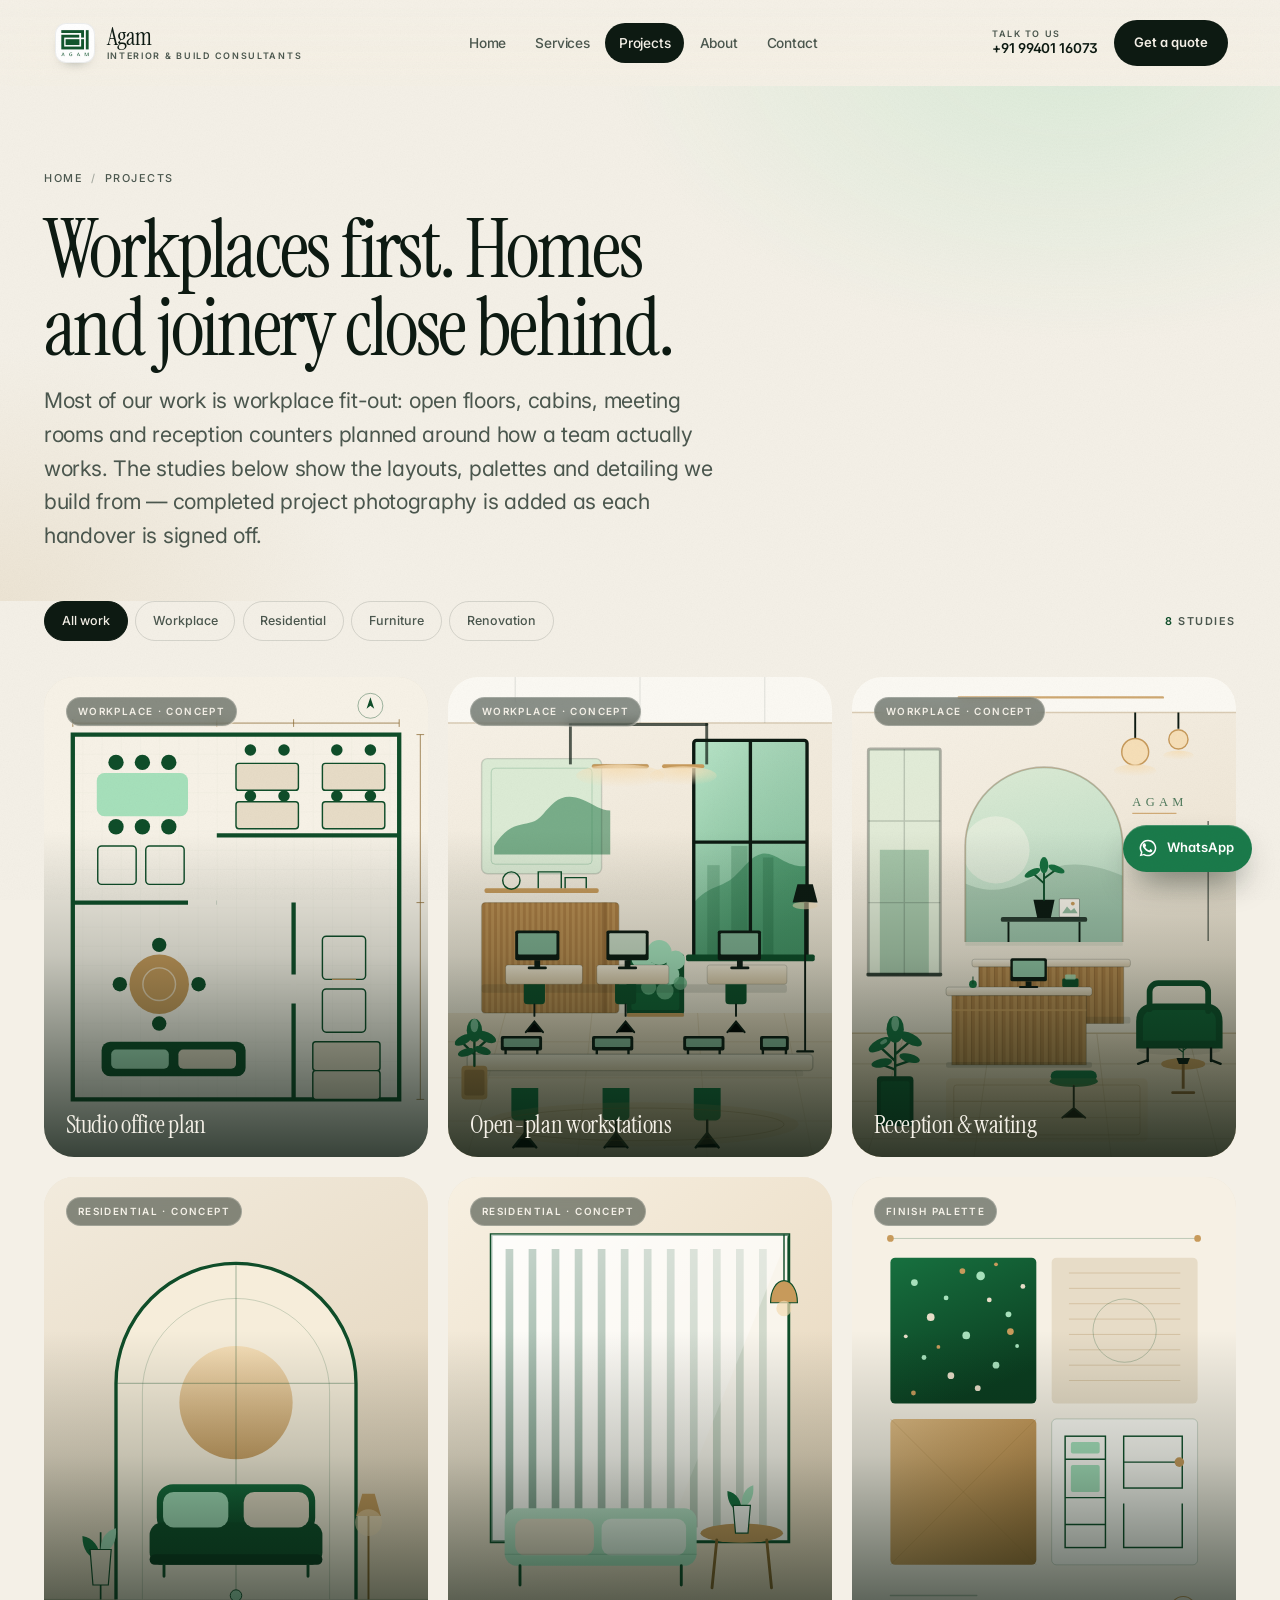
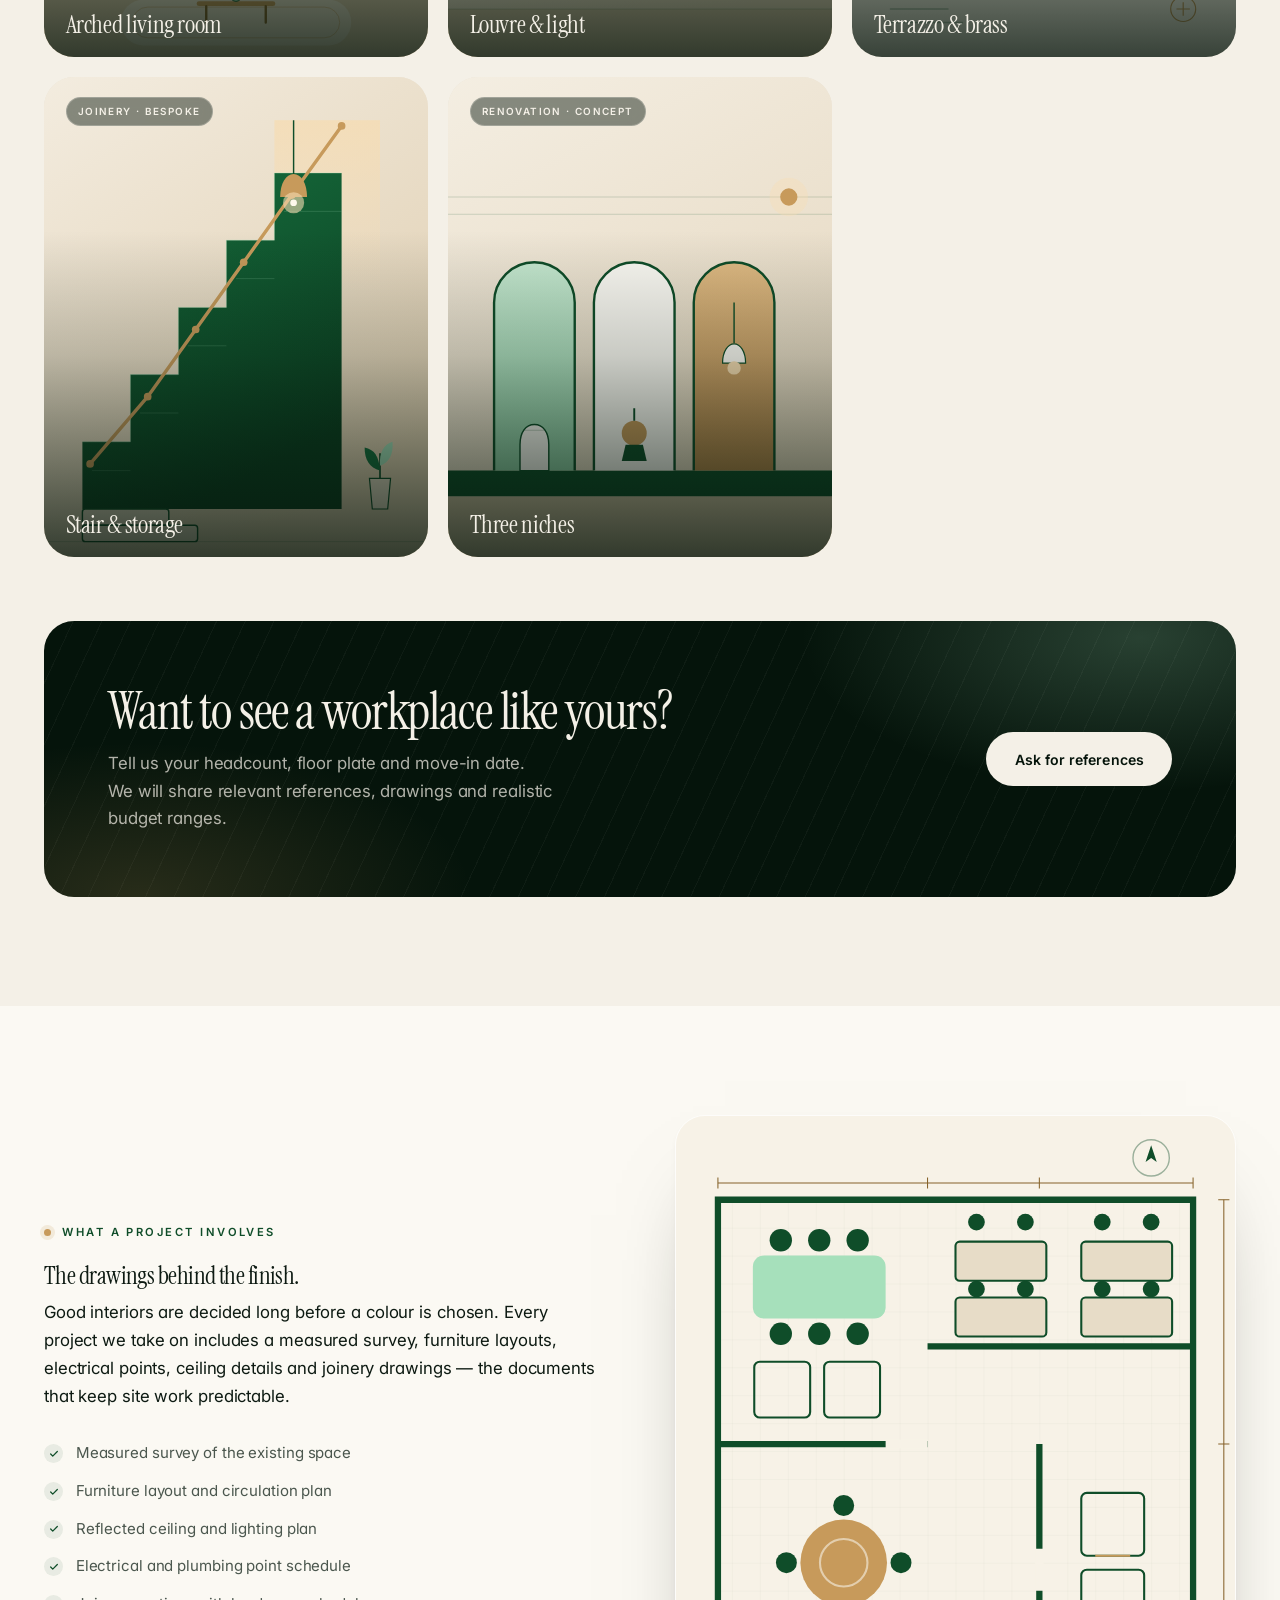
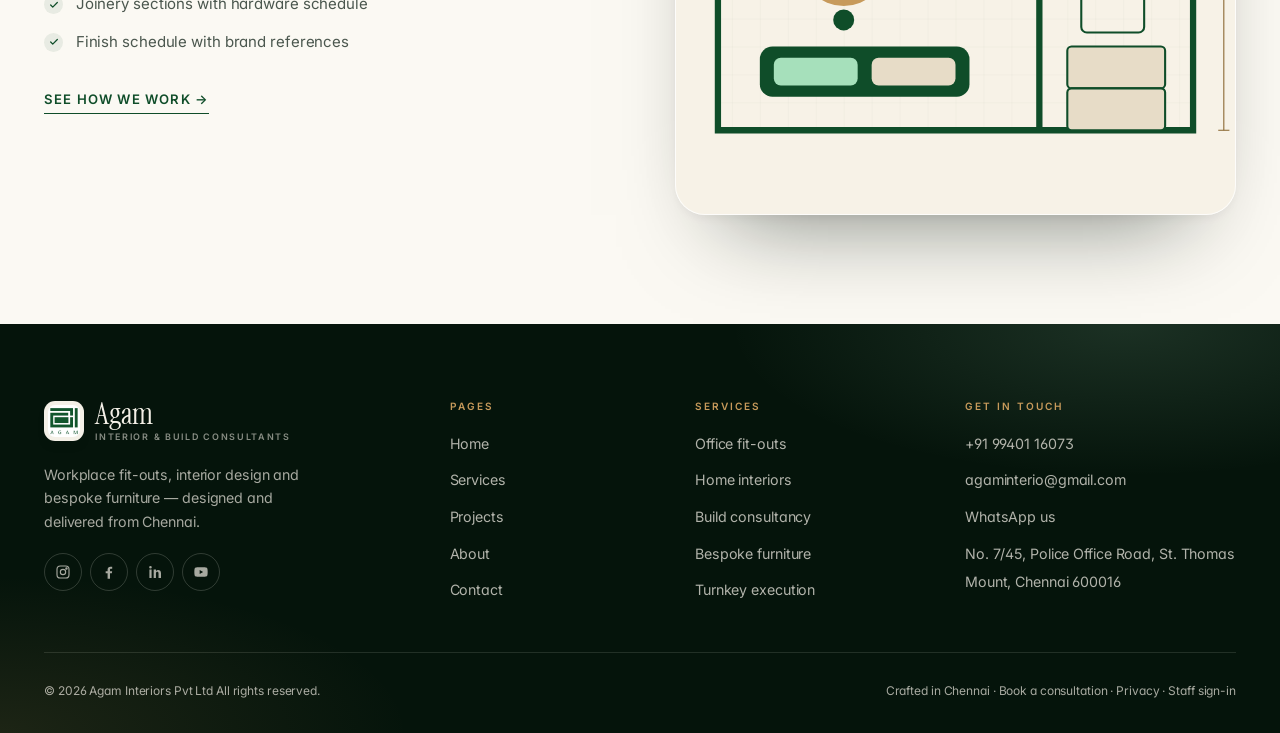
<file: projects.html>
<!DOCTYPE html>
<html lang="en">
<head>
<meta charset="utf-8">
<meta name="viewport" content="width=device-width, initial-scale=1">
<script>document.documentElement.classList.add("js");setTimeout(function(){if(!window.AGAM_READY)document.documentElement.classList.remove("js");},2500);</script>
<title>Workplace &amp; Interior Projects in Chennai | Agam Interiors</title>
<meta name="description" content="Workplace fit-outs first, then home interiors, bespoke furniture and renovations across Chennai. Concept studies and completed work by Agam.">
<link rel="canonical" href="https://agaminterio.com/projects.html">
<meta name="theme-color" content="#0f4d29">
<meta property="og:type" content="website">
<meta property="og:site_name" content="Agam">
<meta property="og:title" content="Projects — Agam Interiors, Chennai">
<meta property="og:description" content="Office fit-outs, homes and furniture made to measure in Chennai.">
<meta property="og:url" content="https://agaminterio.com/projects.html">
<meta property="og:image" content="https://agaminterio.com/assets/img/og-cover.jpg">
<meta name="twitter:card" content="summary_large_image">
<link rel="icon" href="assets/img/favicon.svg" type="image/svg+xml">
<link rel="icon" href="assets/img/favicon-192.png" sizes="192x192" type="image/png">
<link rel="apple-touch-icon" href="assets/img/apple-touch-icon.png">
<link rel="preconnect" href="https://fonts.googleapis.com">
<link rel="preconnect" href="https://fonts.gstatic.com" crossorigin>
<link href="https://fonts.googleapis.com/css2?family=Instrument+Serif:ital@0;1&family=Inter:wght@300..700&display=swap" rel="stylesheet">
<link rel="stylesheet" href="assets/css/styles.css">
</head>
<body>
<a class="skip-link" href="#main">Skip to content</a>

<header class="site-header">
  <div class="wrap header-inner">
    <a class="brand" href="index.html" aria-label="Agam — home">
      <img src="assets/img/logo.jpg" alt="Agam logo" width="42" height="42">
      <span class="brand-name">Agam<span>Interior &amp; Build Consultants</span></span>
    </a>
    <nav class="nav" id="site-nav" aria-label="Primary">
      <a href="index.html">Home</a>
      <a href="services.html">Services</a>
      <a href="projects.html">Projects</a>
      <a href="about.html">About</a>
      <a href="contact.html">Contact</a>
      <a class="btn btn--sm nav-cta-mobile" href="contact.html">Book a consultation</a>
    </nav>
    <div class="header-actions">
      <a class="header-phone" href="tel:+919940116073" data-contact="phone-link">
        <span class="header-phone__label">Talk to us</span>
        <span class="header-phone__num" data-contact="phone">+91 99401 16073</span>
      </a>
      <a class="btn btn--sm" href="contact.html">Get a quote</a>
      <button class="nav-toggle" type="button" aria-expanded="false" aria-controls="site-nav" aria-label="Menu">
        <span></span><span></span><span></span>
      </button>
    </div>
  </div>
</header>

<main id="main">

  <section class="page-head">
    <div class="wrap">
      <nav class="breadcrumb" aria-label="Breadcrumb"><a href="index.html">Home</a> <span>/</span> Projects</nav>
      <h1>Workplaces first. Homes and joinery close behind.</h1>
      <p class="lead">
        Most of our work is workplace fit-out: open floors, cabins, meeting rooms and
        reception counters planned around how a team actually works. The studies below show
        the layouts, palettes and detailing we build from — completed project photography is
        added as each handover is signed off.
      </p>
    </div>
  </section>

  <section class="section section--cream" id="workplace" style="padding-top:0">
    <div class="wrap">

      <div class="filter-bar reveal">
        <div class="filters" role="group" aria-label="Filter projects">
          <button class="filter" type="button" data-filter="all" aria-pressed="true">All work</button>
          <button class="filter" type="button" data-filter="office" aria-pressed="false">Workplace</button>
          <button class="filter" type="button" data-filter="residential" aria-pressed="false">Residential</button>
          <button class="filter" type="button" data-filter="furniture" aria-pressed="false">Furniture</button>
          <button class="filter" type="button" data-filter="renovation" aria-pressed="false">Renovation</button>
        </div>
        <p class="filter-count" data-result-count aria-live="polite">8 studies</p>
      </div>

      <!-- Replace each <img src> with your own photograph, keeping the 4:5 ratio.
           Click or press Enter on any tile to open the full-size study. -->
      <div class="projects" data-project-grid>
        <a class="project reveal" href="assets/img/project-4.svg" data-lightbox-item data-tags="office"
           data-title="Studio office plan" data-meta="Workplace · concept">
          <img src="assets/img/project-4.svg" alt="Concept study: office floor plan with meeting rooms, desk rows and a lounge corner" width="800" height="1000">
          <span class="project__meta"><small>Workplace · concept</small><strong>Studio office plan</strong></span>
        </a>
        <a class="project reveal" data-delay="60" href="assets/img/project-7.svg" data-lightbox-item data-tags="office"
           data-title="Open-plan workstations" data-meta="Workplace · concept">
          <img src="assets/img/project-7.svg" alt="Concept study: open-plan workstations with monitors, planted screen and pendant lighting" width="800" height="1000" loading="lazy">
          <span class="project__meta"><small>Workplace · concept</small><strong>Open-plan workstations</strong></span>
        </a>
        <a class="project reveal" data-delay="120" href="assets/img/project-8.svg" data-lightbox-item data-tags="office"
           data-title="Reception &amp; waiting" data-meta="Workplace · concept">
          <img src="assets/img/project-8.svg" alt="Concept study: fluted timber reception desk with an arched niche and lounge seating" width="800" height="1000" loading="lazy">
          <span class="project__meta"><small>Workplace · concept</small><strong>Reception &amp; waiting</strong></span>
        </a>
        <a class="project reveal" data-delay="180" href="assets/img/project-1.svg" data-lightbox-item data-tags="residential"
           data-title="Arched living room" data-meta="Residential · concept">
          <img src="assets/img/project-1.svg" alt="Concept study: living room with a tall arch, curved sofa and round side table" width="800" height="1000" loading="lazy">
          <span class="project__meta"><small>Residential · concept</small><strong>Arched living room</strong></span>
        </a>
        <a class="project reveal" data-delay="240" href="assets/img/project-2.svg" data-lightbox-item data-tags="residential"
           data-title="Louvre &amp; light" data-meta="Residential · concept">
          <img src="assets/img/project-2.svg" alt="Concept study: louvred windows and a pale green alcove seat" width="800" height="1000" loading="lazy">
          <span class="project__meta"><small>Residential · concept</small><strong>Louvre &amp; light</strong></span>
        </a>
        <a class="project reveal" data-delay="300" href="assets/img/project-3.svg" data-lightbox-item data-tags="furniture"
           data-title="Terrazzo &amp; brass" data-meta="Finish palette">
          <img src="assets/img/project-3.svg" alt="Concept study: material board with terrazzo specks in green, sand and brass" width="800" height="1000" loading="lazy">
          <span class="project__meta"><small>Finish palette</small><strong>Terrazzo &amp; brass</strong></span>
        </a>
        <a class="project reveal" data-delay="360" href="assets/img/project-5.svg" data-lightbox-item data-tags="furniture"
           data-title="Stair &amp; storage joinery" data-meta="Joinery · Bespoke">
          <img src="assets/img/project-5.svg" alt="Concept study: staircase with stepped joinery and a brass pendant" width="800" height="1000" loading="lazy">
          <span class="project__meta"><small>Joinery · Bespoke</small><strong>Stair &amp; storage</strong></span>
        </a>
        <a class="project reveal" data-delay="420" href="assets/img/project-6.svg" data-lightbox-item data-tags="renovation residential"
           data-title="Three niches" data-meta="Renovation · concept">
          <img src="assets/img/project-6.svg" alt="Concept study: three arched niches in sage and cream with a brass light" width="800" height="1000" loading="lazy">
          <span class="project__meta"><small>Renovation · concept</small><strong>Three niches</strong></span>
        </a>
      </div>

      <div class="cta-band reveal" style="margin-top:clamp(2.5rem,5vw,4rem)">
        <div>
          <h2>Want to see a workplace like yours?</h2>
          <p>Tell us your headcount, floor plate and move-in date. We will share relevant references, drawings and realistic budget ranges.</p>
        </div>
        <div class="hero-actions" style="margin:0">
          <a class="btn btn--light" href="contact.html">Ask for references</a>
        </div>
      </div>
    </div>
  </section>

  <section class="section section--paper">
    <div class="wrap split">
      <div>
        <p class="eyebrow reveal">What a project involves</p>
        <h2 class="reveal" data-delay="60">The drawings behind the finish.</h2>
        <p class="reveal" data-delay="120">
          Good interiors are decided long before a colour is chosen. Every project we take
          on includes a measured survey, furniture layouts, electrical points, ceiling
          details and joinery drawings — the documents that keep site work predictable.
        </p>
        <ul class="checklist reveal" data-delay="160">
          <li>Measured survey of the existing space</li>
          <li>Furniture layout and circulation plan</li>
          <li>Reflected ceiling and lighting plan</li>
          <li>Electrical and plumbing point schedule</li>
          <li>Joinery sections with hardware schedule</li>
          <li>Finish schedule with brand references</li>
        </ul>
        <a class="link-arrow reveal" data-delay="200" href="services.html">See how we work →</a>
      </div>
      <div class="split__media reveal" data-delay="80">
        <img src="assets/img/project-4.svg" alt="Detailed floor plan drawing" width="800" height="1000" loading="lazy">
      </div>
    </div>
  </section>

</main>

<div class="lightbox" data-lightbox hidden role="dialog" aria-modal="true" aria-label="Project study preview">
  <div class="lightbox__scrim" data-lightbox-close></div>
  <button class="lightbox__close" type="button" data-lightbox-close aria-label="Close preview">
    <svg viewBox="0 0 24 24" fill="none" stroke="currentColor" stroke-width="1.8" stroke-linecap="round" aria-hidden="true"><path d="M6 6l12 12M18 6 6 18"/></svg>
  </button>
  <button class="lightbox__nav lightbox__nav--prev" type="button" data-lightbox-prev aria-label="Previous study">
    <svg viewBox="0 0 24 24" fill="none" stroke="currentColor" stroke-width="1.8" stroke-linecap="round" stroke-linejoin="round" aria-hidden="true"><path d="M15 5l-7 7 7 7"/></svg>
  </button>
  <figure class="lightbox__figure">
    <img data-lightbox-img src="assets/img/project-4.svg" alt="">
    <figcaption>
      <span data-lightbox-meta></span>
      <strong data-lightbox-title></strong>
      <em data-lightbox-count></em>
    </figcaption>
  </figure>
  <button class="lightbox__nav lightbox__nav--next" type="button" data-lightbox-next aria-label="Next study">
    <svg viewBox="0 0 24 24" fill="none" stroke="currentColor" stroke-width="1.8" stroke-linecap="round" stroke-linejoin="round" aria-hidden="true"><path d="M9 5l7 7-7 7"/></svg>
  </button>
</div>

<footer class="site-footer">
  <div class="wrap">
    <div class="footer-grid">
      <div class="footer-brand">
        <a class="brand" href="index.html" aria-label="Agam — home">
          <img src="assets/img/logo.jpg" alt="" width="42" height="42">
          <span class="brand-name">Agam<span>Interior &amp; Build Consultants</span></span>
        </a>
        <p>Workplace fit-outs, interior design and bespoke furniture — designed and delivered from Chennai.</p>
        <div class="socials" style="margin-top:1.25rem">
          <a href="#" data-social="instagram" aria-label="Instagram" hidden><svg viewBox="0 0 24 24" fill="none" stroke="currentColor" stroke-width="1.7"><rect x="3" y="3" width="18" height="18" rx="5"/><circle cx="12" cy="12" r="4"/><circle cx="17.2" cy="6.8" r="1"/></svg></a>
          <a href="#" data-social="facebook" aria-label="Facebook" hidden><svg viewBox="0 0 24 24" fill="currentColor"><path d="M13.5 22v-8h2.8l.4-3.2h-3.2V8.6c0-.9.3-1.6 1.7-1.6h1.6V4.1C16.4 4 15.3 4 14.1 4c-2.5 0-4.2 1.5-4.2 4.3v2.5H7v3.2h2.9V22z"/></svg></a>
          <a href="#" data-social="linkedin" aria-label="LinkedIn" hidden><svg viewBox="0 0 24 24" fill="currentColor"><path d="M6.9 8.4H3.6V21h3.3zM5.2 3a1.9 1.9 0 1 0 0 3.9 1.9 1.9 0 0 0 0-3.9M21 13.9c0-3.3-1.8-4.9-4.2-4.9a3.6 3.6 0 0 0-3.3 1.8V8.4H10V21h3.4v-6.7c0-1.6.7-2.5 2-2.5s1.9.9 1.9 2.5V21H21z"/></svg></a>
          <a href="#" data-social="youtube" aria-label="YouTube" hidden><svg viewBox="0 0 24 24" fill="currentColor"><path d="M21.6 7.2a2.5 2.5 0 0 0-1.7-1.8C18.2 5 12 5 12 5s-6.2 0-7.9.4A2.5 2.5 0 0 0 2.4 7.2 26 26 0 0 0 2 12a26 26 0 0 0 .4 4.8 2.5 2.5 0 0 0 1.7 1.8C5.8 19 12 19 12 19s6.2 0 7.9-.4a2.5 2.5 0 0 0 1.7-1.8A26 26 0 0 0 22 12a26 26 0 0 0-.4-4.8M10 15.1V8.9l5.2 3.1z"/></svg></a>
        </div>
      </div>
      <div class="footer-col">
        <h3>Pages</h3>
        <ul>
          <li><a href="index.html">Home</a></li>
          <li><a href="services.html">Services</a></li>
          <li><a href="projects.html">Projects</a></li>
          <li><a href="about.html">About</a></li>
          <li><a href="contact.html">Contact</a></li>
        </ul>
      </div>
      <div class="footer-col">
        <h3>Services</h3>
        <ul>
          <li><a href="services.html#offices">Office fit-outs</a></li>
          <li><a href="services.html#home-interiors">Home interiors</a></li>
          <li><a href="services.html#build-consultancy">Build consultancy</a></li>
          <li><a href="services.html#furniture">Bespoke furniture</a></li>
          <li><a href="services.html#turnkey">Turnkey execution</a></li>
        </ul>
      </div>
      <div class="footer-col">
        <h3>Get in touch</h3>
        <ul>
          <li><a href="tel:+919940116073" data-contact="phone-link"><span data-contact="phone">+91 99401 16073</span></a></li>
          <li data-email-only><a href="mailto:agaminterio@gmail.com" data-contact="email-link"><span data-contact="email">agaminterio@gmail.com</span></a></li>
          <li><a href="#" data-contact="whatsapp">WhatsApp us</a></li>
          <li><a href="#" data-contact="map-link">No. 7/45, Police Office Road, St. Thomas Mount, Chennai 600016</a></li>
        </ul>
      </div>
    </div>
    <div class="footer-bottom">
      <span>© <span data-year>2026</span> Agam Interiors Pvt Ltd All rights reserved.</span>
      <span>Crafted in Chennai · <a href="contact.html">Book a consultation</a> · <a href="privacy.html">Privacy</a></span>
    </div>
  </div>
</footer>

<a class="wa-float" href="https://wa.me/919940116073" data-contact="whatsapp" target="_blank" rel="noopener" aria-label="Chat with us on WhatsApp">
  <svg viewBox="0 0 24 24" fill="currentColor" aria-hidden="true"><path d="M17.5 14.4c-.3-.2-1.8-.9-2.1-1s-.5-.1-.7.2-.8 1-1 1.2-.4.2-.7 0a8.4 8.4 0 0 1-2.5-1.5 9.3 9.3 0 0 1-1.7-2.1c-.2-.3 0-.5.1-.6l.5-.6.3-.5v-.5l-1-2.3c-.2-.6-.5-.5-.7-.5h-.6c-.2 0-.5.1-.8.4-.3.3-1 1-1 2.4s1 2.8 1.2 3 2 3.2 5 4.5c1.8.8 2.5.8 3.4.7.5 0 1.6-.6 1.8-1.3s.3-1.2.2-1.3-.2-.2-.5-.3M12 2a10 10 0 0 0-8.5 15.3L2 22l4.8-1.4A10 10 0 1 0 12 2m0 1.8a8.2 8.2 0 1 1-4.2 15.3l-.3-.2-2.8.8.8-2.8-.2-.3A8.2 8.2 0 0 1 12 3.8"/></svg>
  <span>WhatsApp</span>
</a>

<script src="assets/js/config.js"></script>
<script src="assets/js/firebase-config.js"></script>
<script src="assets/js/site-data.js"></script>
<script src="assets/js/main.js"></script>
</body>
</html>
</file>
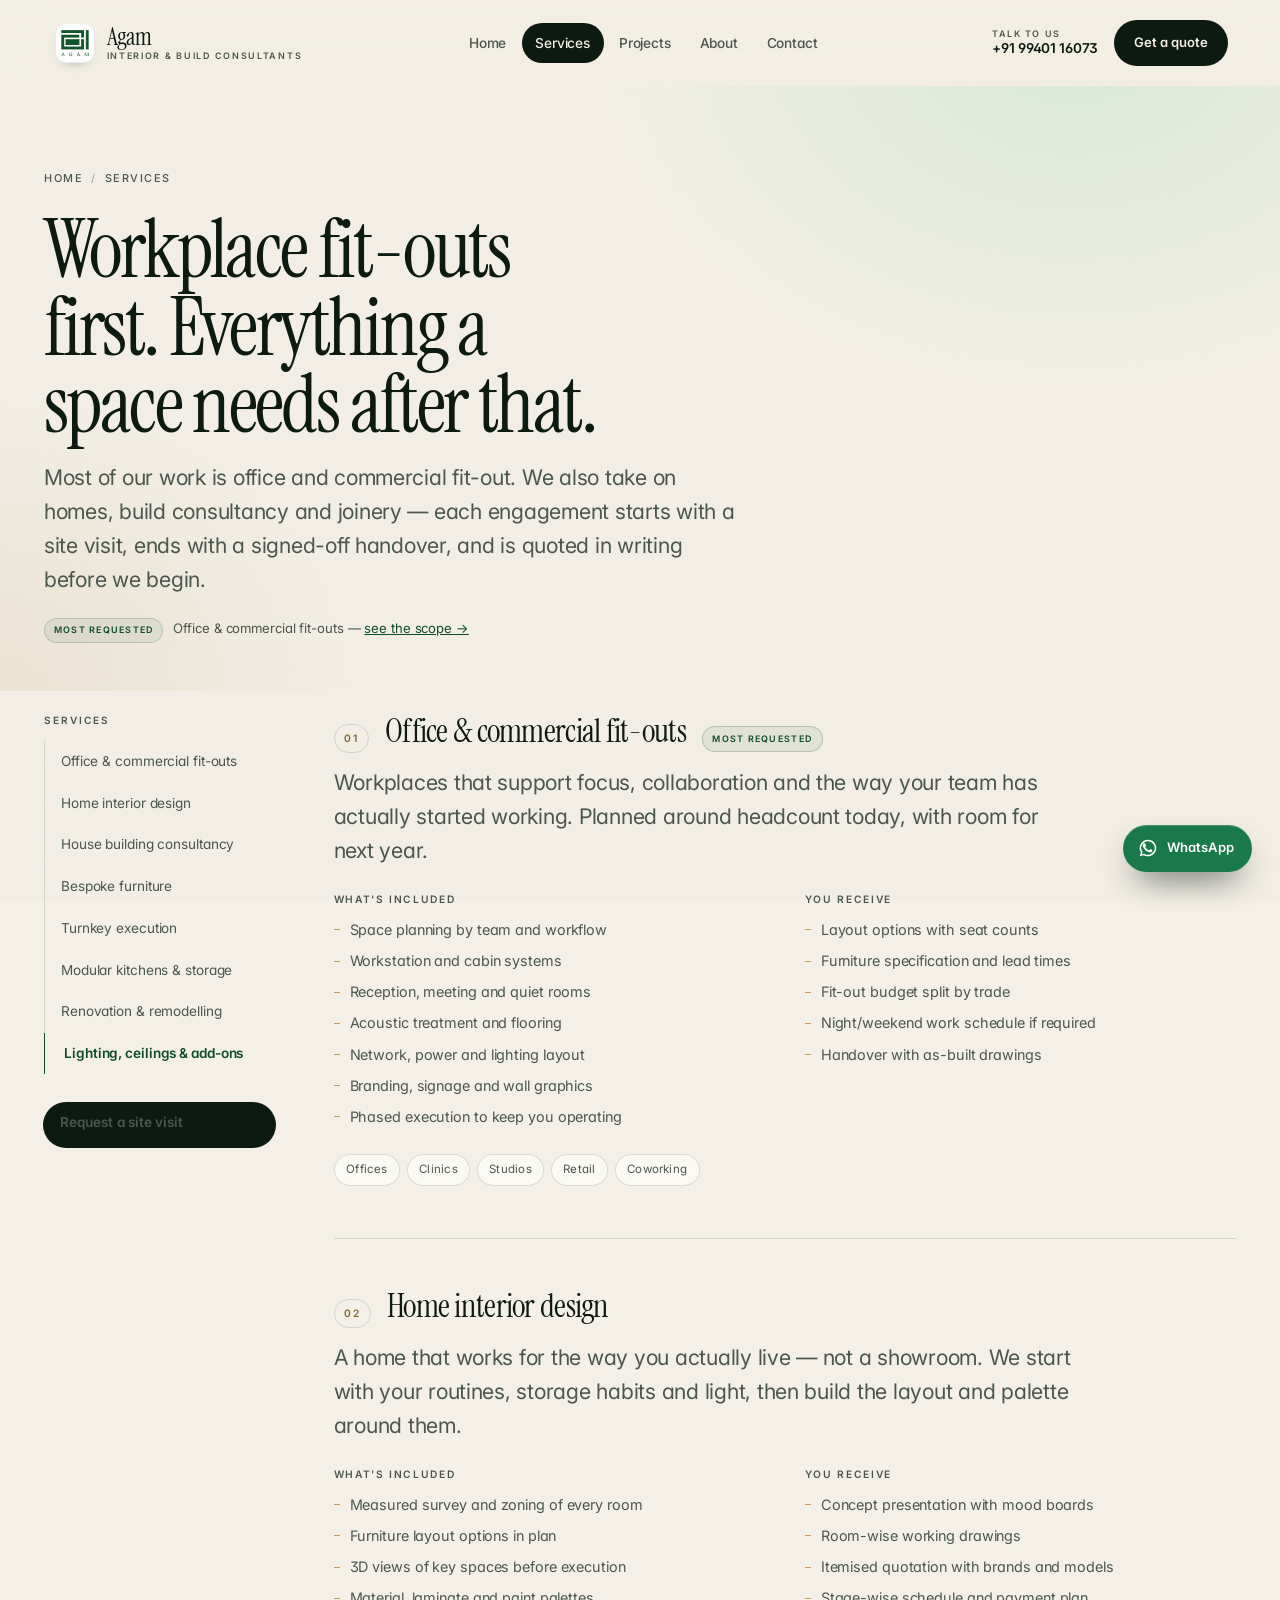
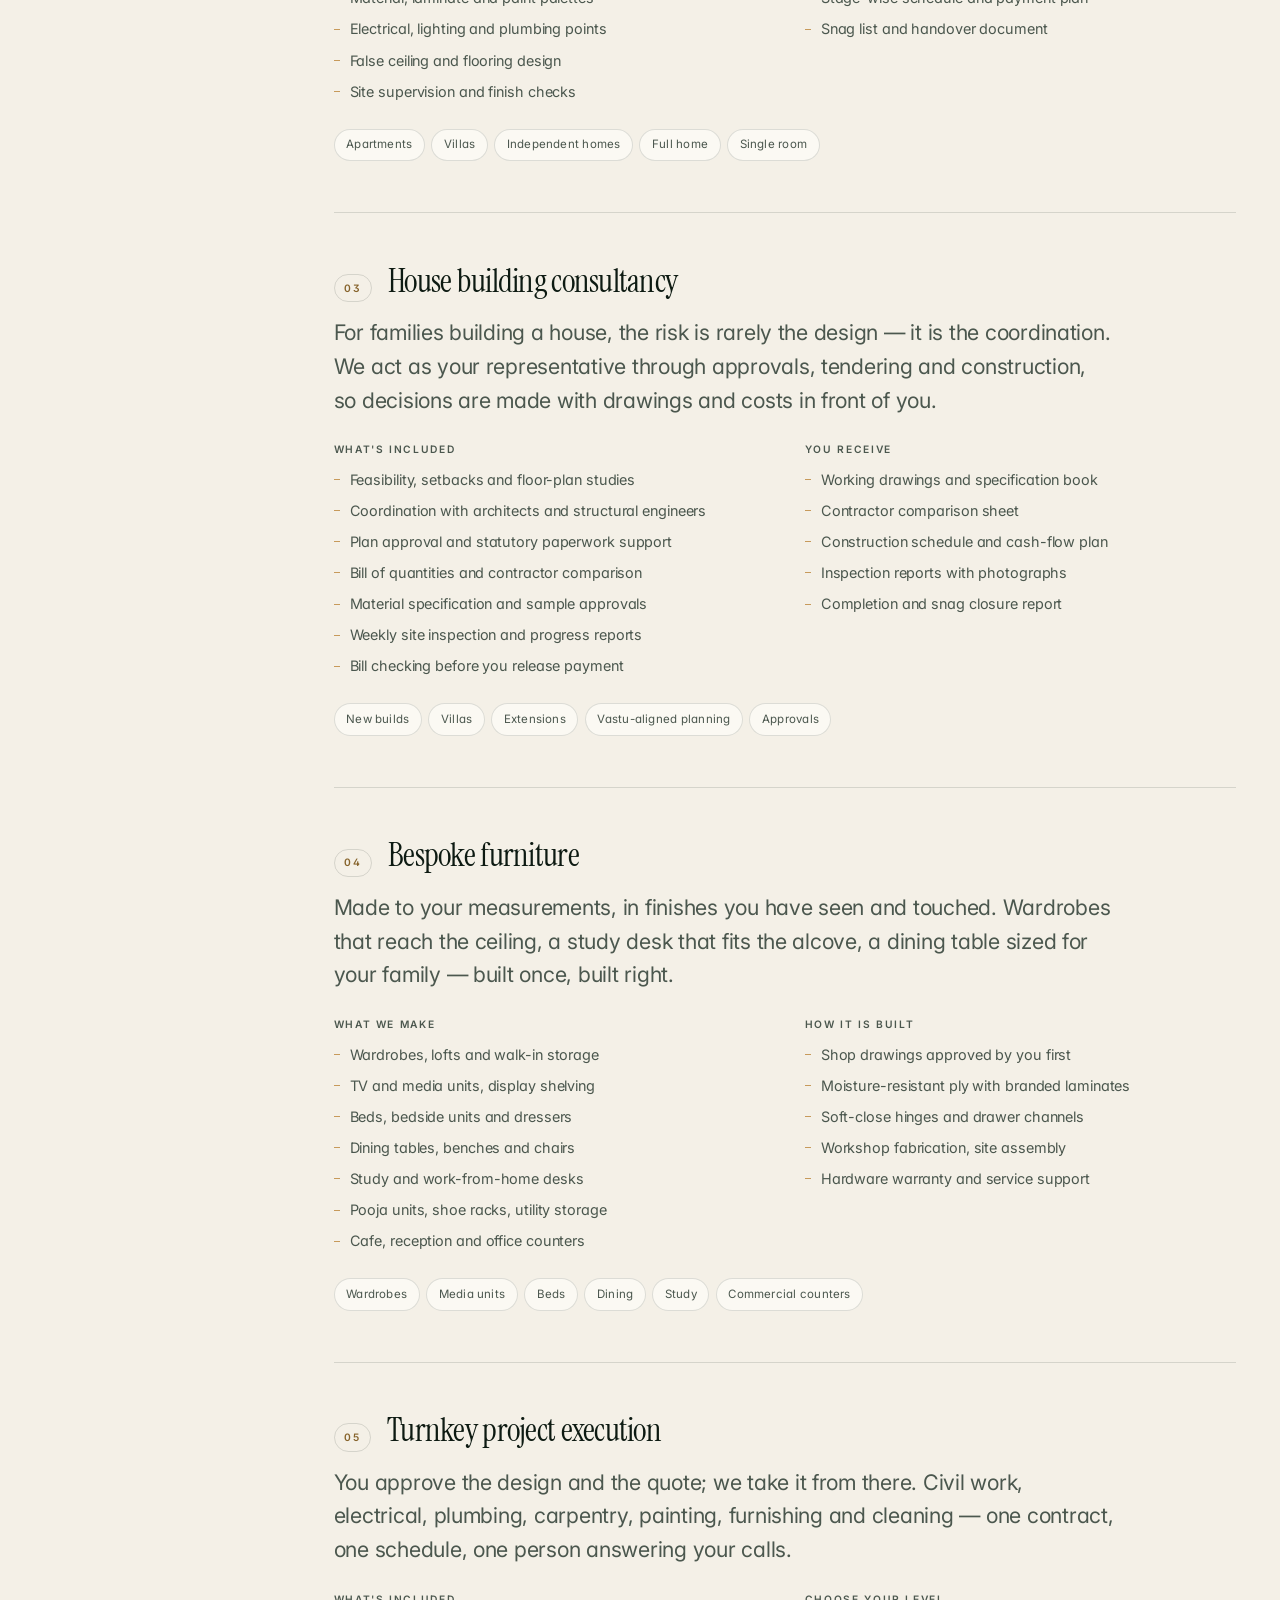
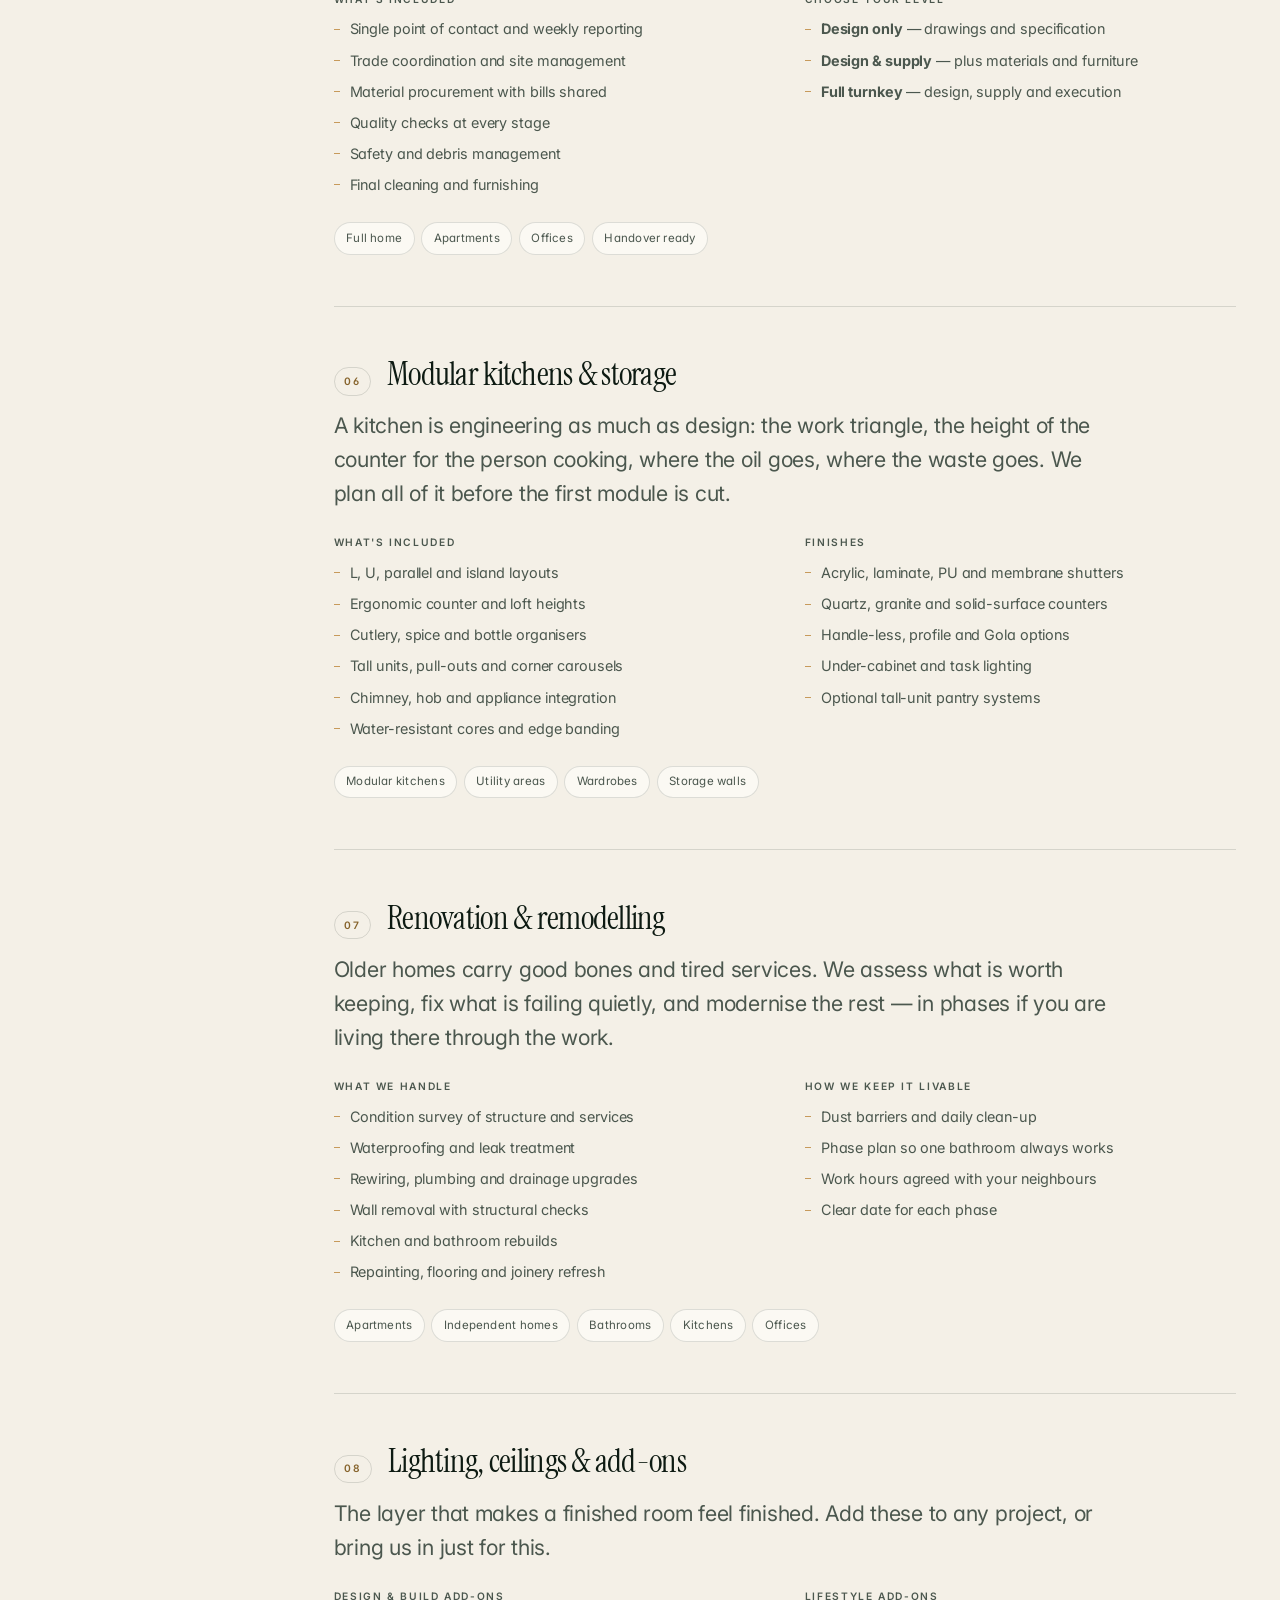
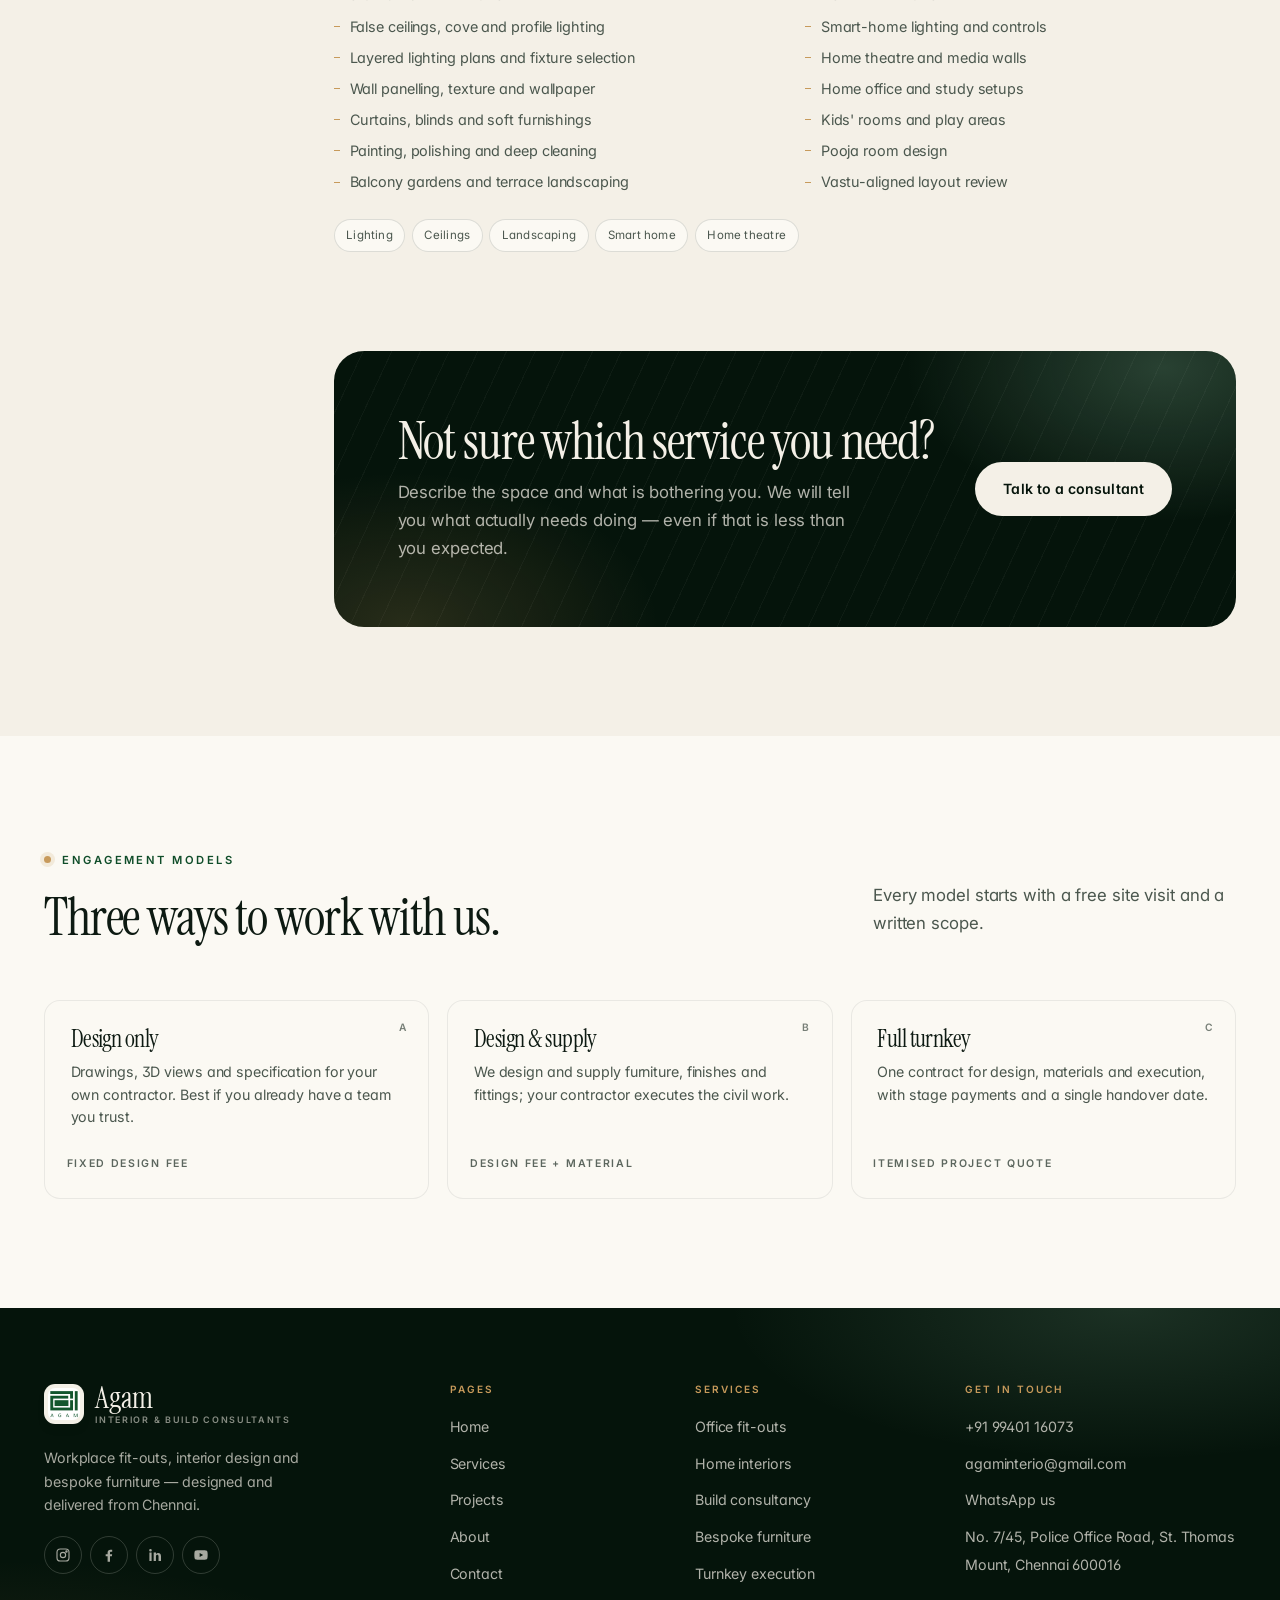
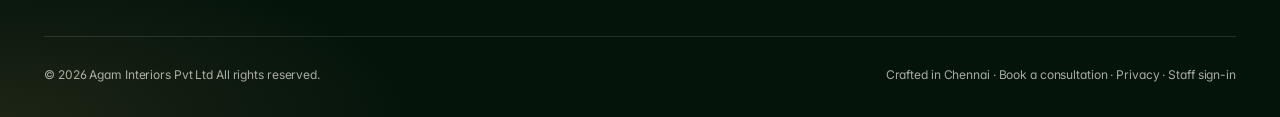
<file: services.html>
<!DOCTYPE html>
<html lang="en">
<head>
<meta charset="utf-8">
<meta name="viewport" content="width=device-width, initial-scale=1">
<script>document.documentElement.classList.add("js");setTimeout(function(){if(!window.AGAM_READY)document.documentElement.classList.remove("js");},2500);</script>
<title>Services — Interior Design, Build Consultancy &amp; Furniture | Agam</title>
<meta name="description" content="Home interiors, house building consultancy, office fit-outs, bespoke furniture, modular kitchens, renovation, turnkey execution and add-ons — Agam, Chennai.">
<link rel="canonical" href="https://agaminterio.com/services.html">
<meta name="theme-color" content="#0f4d29">
<meta property="og:type" content="website">
<meta property="og:site_name" content="Agam">
<meta property="og:title" content="Services — Agam Interiors, Chennai">
<meta property="og:description" content="Design, build and furnish with one accountable team in Chennai.">
<meta property="og:url" content="https://agaminterio.com/services.html">
<meta property="og:image" content="https://agaminterio.com/assets/img/og-cover.jpg">
<meta name="twitter:card" content="summary_large_image">
<link rel="icon" href="assets/img/favicon.svg" type="image/svg+xml">
<link rel="icon" href="assets/img/favicon-192.png" sizes="192x192" type="image/png">
<link rel="apple-touch-icon" href="assets/img/apple-touch-icon.png">
<link rel="preconnect" href="https://fonts.googleapis.com">
<link rel="preconnect" href="https://fonts.gstatic.com" crossorigin>
<link href="https://fonts.googleapis.com/css2?family=Instrument+Serif:ital@0;1&family=Inter:wght@300..700&display=swap" rel="stylesheet">
<link rel="stylesheet" href="assets/css/styles.css">
</head>
<body>
<a class="skip-link" href="#main">Skip to content</a>

<header class="site-header">
  <div class="wrap header-inner">
    <a class="brand" href="index.html" aria-label="Agam — home">
      <img src="assets/img/logo.jpg" alt="Agam logo" width="42" height="42">
      <span class="brand-name">Agam<span>Interior &amp; Build Consultants</span></span>
    </a>
    <nav class="nav" id="site-nav" aria-label="Primary">
      <a href="index.html">Home</a>
      <a href="services.html">Services</a>
      <a href="projects.html">Projects</a>
      <a href="about.html">About</a>
      <a href="contact.html">Contact</a>
      <a class="btn btn--sm nav-cta-mobile" href="contact.html">Book a consultation</a>
    </nav>
    <div class="header-actions">
      <a class="header-phone" href="tel:+919940116073" data-contact="phone-link">
        <span class="header-phone__label">Talk to us</span>
        <span class="header-phone__num" data-contact="phone">+91 99401 16073</span>
      </a>
      <a class="btn btn--sm" href="contact.html">Get a quote</a>
      <button class="nav-toggle" type="button" aria-expanded="false" aria-controls="site-nav" aria-label="Menu">
        <span></span><span></span><span></span>
      </button>
    </div>
  </div>
</header>

<main id="main">

  <section class="page-head">
    <div class="wrap">
      <nav class="breadcrumb" aria-label="Breadcrumb"><a href="index.html">Home</a> <span>/</span> Services</nav>
      <h1>Workplace fit-outs first. Everything a space needs after that.</h1>
      <p class="lead">
        Most of our work is office and commercial fit-out. We also take on homes, build
        consultancy and joinery — each engagement starts with a site visit, ends with a
        signed-off handover, and is quoted in writing before we begin.
      </p>
      <p class="page-note reveal" data-delay="120"><span>Most requested</span> Office &amp; commercial fit-outs — <a href="#offices">see the scope →</a></p>
    </div>
  </section>

  <section class="section section--cream" style="padding-top:clamp(1rem,2vw,1.5rem)">
    <div class="wrap doc-layout">

      <aside class="toc reveal" aria-label="On this page">
        <h2>Services</h2>
        <ul>

          <li><a href="#offices">Office &amp; commercial fit-outs</a></li>
          <li><a href="#home-interiors">Home interior design</a></li>
          <li><a href="#build-consultancy">House building consultancy</a></li>
          <li><a href="#furniture">Bespoke furniture</a></li>
          <li><a href="#turnkey">Turnkey execution</a></li>
          <li><a href="#kitchens">Modular kitchens &amp; storage</a></li>
          <li><a href="#renovation">Renovation &amp; remodelling</a></li>
          <li><a href="#addons">Lighting, ceilings &amp; add-ons</a></li>
        
        </ul>
        <a class="btn btn--sm toc-cta" href="contact.html">Request a site visit</a>
      </aside>

      <div>
        <!-- 01 -->
        <article class="service-detail reveal" id="offices">
          <div class="service-detail__head">
            <span class="service-detail__num">01</span>
            <h2>Office &amp; commercial fit-outs</h2>
            <span class="service-detail__badge">Most requested</span>
          </div>
          <p class="lead">
            Workplaces that support focus, collaboration and the way your team has actually
            started working. Planned around headcount today, with room for next year.
          </p>
          <div class="cols">
            <div>
              <h3>What's included</h3>
              <ul class="plain">
                <li>Space planning by team and workflow</li>
                <li>Workstation and cabin systems</li>
                <li>Reception, meeting and quiet rooms</li>
                <li>Acoustic treatment and flooring</li>
                <li>Network, power and lighting layout</li>
                <li>Branding, signage and wall graphics</li>
                <li>Phased execution to keep you operating</li>
              </ul>
            </div>
            <div>
              <h3>You receive</h3>
              <ul class="plain">
                <li>Layout options with seat counts</li>
                <li>Furniture specification and lead times</li>
                <li>Fit-out budget split by trade</li>
                <li>Night/weekend work schedule if required</li>
                <li>Handover with as-built drawings</li>
              </ul>
            </div>
          </div>
          <div class="tags"><span>Offices</span><span>Clinics</span><span>Studios</span><span>Retail</span><span>Coworking</span></div>
        </article>

        <!-- 02 -->
        <article class="service-detail reveal" id="home-interiors">
          <div class="service-detail__head">
            <span class="service-detail__num">02</span>
            <h2>Home interior design</h2>
          </div>
          <p class="lead">
            A home that works for the way you actually live — not a showroom. We start with
            your routines, storage habits and light, then build the layout and palette around them.
          </p>
          <div class="cols">
            <div>
              <h3>What's included</h3>
              <ul class="plain">
                <li>Measured survey and zoning of every room</li>
                <li>Furniture layout options in plan</li>
                <li>3D views of key spaces before execution</li>
                <li>Material, laminate and paint palettes</li>
                <li>Electrical, lighting and plumbing points</li>
                <li>False ceiling and flooring design</li>
                <li>Site supervision and finish checks</li>
              </ul>
            </div>
            <div>
              <h3>You receive</h3>
              <ul class="plain">
                <li>Concept presentation with mood boards</li>
                <li>Room-wise working drawings</li>
                <li>Itemised quotation with brands and models</li>
                <li>Stage-wise schedule and payment plan</li>
                <li>Snag list and handover document</li>
              </ul>
            </div>
          </div>
          <div class="tags"><span>Apartments</span><span>Villas</span><span>Independent homes</span><span>Full home</span><span>Single room</span></div>
        </article>

        <!-- 03 -->
        <article class="service-detail reveal" id="build-consultancy">
          <div class="service-detail__head">
            <span class="service-detail__num">03</span>
            <h2>House building consultancy</h2>
          </div>
          <p class="lead">
            For families building a house, the risk is rarely the design — it is the
            coordination. We act as your representative through approvals, tendering and
            construction, so decisions are made with drawings and costs in front of you.
          </p>
          <div class="cols">
            <div>
              <h3>What's included</h3>
              <ul class="plain">
                <li>Feasibility, setbacks and floor-plan studies</li>
                <li>Coordination with architects and structural engineers</li>
                <li>Plan approval and statutory paperwork support</li>
                <li>Bill of quantities and contractor comparison</li>
                <li>Material specification and sample approvals</li>
                <li>Weekly site inspection and progress reports</li>
                <li>Bill checking before you release payment</li>
              </ul>
            </div>
            <div>
              <h3>You receive</h3>
              <ul class="plain">
                <li>Working drawings and specification book</li>
                <li>Contractor comparison sheet</li>
                <li>Construction schedule and cash-flow plan</li>
                <li>Inspection reports with photographs</li>
                <li>Completion and snag closure report</li>
              </ul>
            </div>
          </div>
          <div class="tags"><span>New builds</span><span>Villas</span><span>Extensions</span><span>Vastu-aligned planning</span><span>Approvals</span></div>
        </article>

        <!-- 04 -->
        <article class="service-detail reveal" id="furniture">
          <div class="service-detail__head">
            <span class="service-detail__num">04</span>
            <h2>Bespoke furniture</h2>
          </div>
          <p class="lead">
            Made to your measurements, in finishes you have seen and touched. Wardrobes that
            reach the ceiling, a study desk that fits the alcove, a dining table sized for
            your family — built once, built right.
          </p>
          <div class="cols">
            <div>
              <h3>What we make</h3>
              <ul class="plain">
                <li>Wardrobes, lofts and walk-in storage</li>
                <li>TV and media units, display shelving</li>
                <li>Beds, bedside units and dressers</li>
                <li>Dining tables, benches and chairs</li>
                <li>Study and work-from-home desks</li>
                <li>Pooja units, shoe racks, utility storage</li>
                <li>Cafe, reception and office counters</li>
              </ul>
            </div>
            <div>
              <h3>How it is built</h3>
              <ul class="plain">
                <li>Shop drawings approved by you first</li>
                <li>Moisture-resistant ply with branded laminates</li>
                <li>Soft-close hinges and drawer channels</li>
                <li>Workshop fabrication, site assembly</li>
                <li>Hardware warranty and service support</li>
              </ul>
            </div>
          </div>
          <div class="tags"><span>Wardrobes</span><span>Media units</span><span>Beds</span><span>Dining</span><span>Study</span><span>Commercial counters</span></div>
        </article>

        <!-- 05 -->
        <article class="service-detail reveal" id="turnkey">
          <div class="service-detail__head">
            <span class="service-detail__num">05</span>
            <h2>Turnkey project execution</h2>
          </div>
          <p class="lead">
            You approve the design and the quote; we take it from there. Civil work,
            electrical, plumbing, carpentry, painting, furnishing and cleaning — one contract,
            one schedule, one person answering your calls.
          </p>
          <div class="cols">
            <div>
              <h3>What's included</h3>
              <ul class="plain">
                <li>Single point of contact and weekly reporting</li>
                <li>Trade coordination and site management</li>
                <li>Material procurement with bills shared</li>
                <li>Quality checks at every stage</li>
                <li>Safety and debris management</li>
                <li>Final cleaning and furnishing</li>
              </ul>
            </div>
            <div>
              <h3>Choose your level</h3>
              <ul class="plain">
                <li><strong>Design only</strong> — drawings and specification</li>
                <li><strong>Design &amp; supply</strong> — plus materials and furniture</li>
                <li><strong>Full turnkey</strong> — design, supply and execution</li>
              </ul>
            </div>
          </div>
          <div class="tags"><span>Full home</span><span>Apartments</span><span>Offices</span><span>Handover ready</span></div>
        </article>

        <!-- 06 -->
        <article class="service-detail reveal" id="kitchens">
          <div class="service-detail__head">
            <span class="service-detail__num">06</span>
            <h2>Modular kitchens &amp; storage</h2>
          </div>
          <p class="lead">
            A kitchen is engineering as much as design: the work triangle, the height of the
            counter for the person cooking, where the oil goes, where the waste goes. We plan
            all of it before the first module is cut.
          </p>
          <div class="cols">
            <div>
              <h3>What's included</h3>
              <ul class="plain">
                <li>L, U, parallel and island layouts</li>
                <li>Ergonomic counter and loft heights</li>
                <li>Cutlery, spice and bottle organisers</li>
                <li>Tall units, pull-outs and corner carousels</li>
                <li>Chimney, hob and appliance integration</li>
                <li>Water-resistant cores and edge banding</li>
              </ul>
            </div>
            <div>
              <h3>Finishes</h3>
              <ul class="plain">
                <li>Acrylic, laminate, PU and membrane shutters</li>
                <li>Quartz, granite and solid-surface counters</li>
                <li>Handle-less, profile and Gola options</li>
                <li>Under-cabinet and task lighting</li>
                <li>Optional tall-unit pantry systems</li>
              </ul>
            </div>
          </div>
          <div class="tags"><span>Modular kitchens</span><span>Utility areas</span><span>Wardrobes</span><span>Storage walls</span></div>
        </article>

        <!-- 07 -->
        <article class="service-detail reveal" id="renovation">
          <div class="service-detail__head">
            <span class="service-detail__num">07</span>
            <h2>Renovation &amp; remodelling</h2>
          </div>
          <p class="lead">
            Older homes carry good bones and tired services. We assess what is worth keeping,
            fix what is failing quietly, and modernise the rest — in phases if you are living
            there through the work.
          </p>
          <div class="cols">
            <div>
              <h3>What we handle</h3>
              <ul class="plain">
                <li>Condition survey of structure and services</li>
                <li>Waterproofing and leak treatment</li>
                <li>Rewiring, plumbing and drainage upgrades</li>
                <li>Wall removal with structural checks</li>
                <li>Kitchen and bathroom rebuilds</li>
                <li>Repainting, flooring and joinery refresh</li>
              </ul>
            </div>
            <div>
              <h3>How we keep it livable</h3>
              <ul class="plain">
                <li>Dust barriers and daily clean-up</li>
                <li>Phase plan so one bathroom always works</li>
                <li>Work hours agreed with your neighbours</li>
                <li>Clear date for each phase</li>
              </ul>
            </div>
          </div>
          <div class="tags"><span>Apartments</span><span>Independent homes</span><span>Bathrooms</span><span>Kitchens</span><span>Offices</span></div>
        </article>

        <!-- 08 -->
        <article class="service-detail reveal" id="addons">
          <div class="service-detail__head">
            <span class="service-detail__num">08</span>
            <h2>Lighting, ceilings &amp; add-ons</h2>
          </div>
          <p class="lead">
            The layer that makes a finished room feel finished. Add these to any project, or
            bring us in just for this.
          </p>
          <div class="cols">
            <div>
              <h3>Design &amp; build add-ons</h3>
              <ul class="plain">
                <li>False ceilings, cove and profile lighting</li>
                <li>Layered lighting plans and fixture selection</li>
                <li>Wall panelling, texture and wallpaper</li>
                <li>Curtains, blinds and soft furnishings</li>
                <li>Painting, polishing and deep cleaning</li>
                <li>Balcony gardens and terrace landscaping</li>
              </ul>
            </div>
            <div>
              <h3>Lifestyle add-ons</h3>
              <ul class="plain">
                <li>Smart-home lighting and controls</li>
                <li>Home theatre and media walls</li>
                <li>Home office and study setups</li>
                <li>Kids' rooms and play areas</li>
                <li>Pooja room design</li>
                <li>Vastu-aligned layout review</li>
              </ul>
            </div>
          </div>
          <div class="tags"><span>Lighting</span><span>Ceilings</span><span>Landscaping</span><span>Smart home</span><span>Home theatre</span></div>
        </article>

        <div class="cta-band reveal" style="margin-top:clamp(2rem,4vw,3rem)">
          <div>
            <h2>Not sure which service you need?</h2>
            <p>Describe the space and what is bothering you. We will tell you what actually needs doing — even if that is less than you expected.</p>
          </div>
          <div class="hero-actions" style="margin:0">
            <a class="btn btn--light" href="contact.html">Talk to a consultant</a>
          </div>
        </div>
      </div>
    </div>
  </section>

  <section class="section section--paper">
    <div class="wrap">
      <div class="section-head">
        <div>
          <p class="eyebrow reveal">Engagement models</p>
          <h2 class="reveal" data-delay="60">Three ways to work with us.</h2>
        </div>
        <p class="reveal muted" data-delay="120">Every model starts with a free site visit and a written scope.</p>
      </div>
      <div class="cards">
        <div class="service-card reveal" style="cursor:default">
          <span class="service-card__num">A</span>
          <h3>Design only</h3>
          <p>Drawings, 3D views and specification for your own contractor. Best if you already have a team you trust.</p>
          <span class="service-card__more">Fixed design fee</span>
        </div>
        <div class="service-card reveal" data-delay="80" style="cursor:default">
          <span class="service-card__num">B</span>
          <h3>Design &amp; supply</h3>
          <p>We design and supply furniture, finishes and fittings; your contractor executes the civil work.</p>
          <span class="service-card__more">Design fee + material</span>
        </div>
        <div class="service-card reveal" data-delay="160" style="cursor:default">
          <span class="service-card__num">C</span>
          <h3>Full turnkey</h3>
          <p>One contract for design, materials and execution, with stage payments and a single handover date.</p>
          <span class="service-card__more">Itemised project quote</span>
        </div>
      </div>
    </div>
  </section>

</main>

<footer class="site-footer">
  <div class="wrap">
    <div class="footer-grid">
      <div class="footer-brand">
        <a class="brand" href="index.html" aria-label="Agam — home">
          <img src="assets/img/logo.jpg" alt="" width="42" height="42">
          <span class="brand-name">Agam<span>Interior &amp; Build Consultants</span></span>
        </a>
        <p>Workplace fit-outs, interior design and bespoke furniture — designed and delivered from Chennai.</p>
        <div class="socials" style="margin-top:1.25rem">
          <a href="#" data-social="instagram" aria-label="Instagram" hidden><svg viewBox="0 0 24 24" fill="none" stroke="currentColor" stroke-width="1.7"><rect x="3" y="3" width="18" height="18" rx="5"/><circle cx="12" cy="12" r="4"/><circle cx="17.2" cy="6.8" r="1"/></svg></a>
          <a href="#" data-social="facebook" aria-label="Facebook" hidden><svg viewBox="0 0 24 24" fill="currentColor"><path d="M13.5 22v-8h2.8l.4-3.2h-3.2V8.6c0-.9.3-1.6 1.7-1.6h1.6V4.1C16.4 4 15.3 4 14.1 4c-2.5 0-4.2 1.5-4.2 4.3v2.5H7v3.2h2.9V22z"/></svg></a>
          <a href="#" data-social="linkedin" aria-label="LinkedIn" hidden><svg viewBox="0 0 24 24" fill="currentColor"><path d="M6.9 8.4H3.6V21h3.3zM5.2 3a1.9 1.9 0 1 0 0 3.9 1.9 1.9 0 0 0 0-3.9M21 13.9c0-3.3-1.8-4.9-4.2-4.9a3.6 3.6 0 0 0-3.3 1.8V8.4H10V21h3.4v-6.7c0-1.6.7-2.5 2-2.5s1.9.9 1.9 2.5V21H21z"/></svg></a>
          <a href="#" data-social="youtube" aria-label="YouTube" hidden><svg viewBox="0 0 24 24" fill="currentColor"><path d="M21.6 7.2a2.5 2.5 0 0 0-1.7-1.8C18.2 5 12 5 12 5s-6.2 0-7.9.4A2.5 2.5 0 0 0 2.4 7.2 26 26 0 0 0 2 12a26 26 0 0 0 .4 4.8 2.5 2.5 0 0 0 1.7 1.8C5.8 19 12 19 12 19s6.2 0 7.9-.4a2.5 2.5 0 0 0 1.7-1.8A26 26 0 0 0 22 12a26 26 0 0 0-.4-4.8M10 15.1V8.9l5.2 3.1z"/></svg></a>
        </div>
      </div>
      <div class="footer-col">
        <h3>Pages</h3>
        <ul>
          <li><a href="index.html">Home</a></li>
          <li><a href="services.html">Services</a></li>
          <li><a href="projects.html">Projects</a></li>
          <li><a href="about.html">About</a></li>
          <li><a href="contact.html">Contact</a></li>
        </ul>
      </div>
      <div class="footer-col">
        <h3>Services</h3>
        <ul>
          <li><a href="services.html#offices">Office fit-outs</a></li>
          <li><a href="services.html#home-interiors">Home interiors</a></li>
          <li><a href="services.html#build-consultancy">Build consultancy</a></li>
          <li><a href="services.html#furniture">Bespoke furniture</a></li>
          <li><a href="services.html#turnkey">Turnkey execution</a></li>
        </ul>
      </div>
      <div class="footer-col">
        <h3>Get in touch</h3>
        <ul>
          <li><a href="tel:+919940116073" data-contact="phone-link"><span data-contact="phone">+91 99401 16073</span></a></li>
          <li data-email-only><a href="mailto:agaminterio@gmail.com" data-contact="email-link"><span data-contact="email">agaminterio@gmail.com</span></a></li>
          <li><a href="#" data-contact="whatsapp">WhatsApp us</a></li>
          <li><a href="#" data-contact="map-link">No. 7/45, Police Office Road, St. Thomas Mount, Chennai 600016</a></li>
        </ul>
      </div>
    </div>
    <div class="footer-bottom">
      <span>© <span data-year>2026</span> Agam Interiors Pvt Ltd All rights reserved.</span>
      <span>Crafted in Chennai · <a href="contact.html">Book a consultation</a> · <a href="privacy.html">Privacy</a></span>
    </div>
  </div>
</footer>

<a class="wa-float" href="https://wa.me/919940116073" data-contact="whatsapp" target="_blank" rel="noopener" aria-label="Chat with us on WhatsApp">
  <svg viewBox="0 0 24 24" fill="currentColor" aria-hidden="true"><path d="M17.5 14.4c-.3-.2-1.8-.9-2.1-1s-.5-.1-.7.2-.8 1-1 1.2-.4.2-.7 0a8.4 8.4 0 0 1-2.5-1.5 9.3 9.3 0 0 1-1.7-2.1c-.2-.3 0-.5.1-.6l.5-.6.3-.5v-.5l-1-2.3c-.2-.6-.5-.5-.7-.5h-.6c-.2 0-.5.1-.8.4-.3.3-1 1-1 2.4s1 2.8 1.2 3 2 3.2 5 4.5c1.8.8 2.5.8 3.4.7.5 0 1.6-.6 1.8-1.3s.3-1.2.2-1.3-.2-.2-.5-.3M12 2a10 10 0 0 0-8.5 15.3L2 22l4.8-1.4A10 10 0 1 0 12 2m0 1.8a8.2 8.2 0 1 1-4.2 15.3l-.3-.2-2.8.8.8-2.8-.2-.3A8.2 8.2 0 0 1 12 3.8"/></svg>
  <span>WhatsApp</span>
</a>

<script src="assets/js/config.js"></script>
<script src="assets/js/firebase-config.js"></script>
<script src="assets/js/site-data.js"></script>
<script src="assets/js/main.js"></script>
</body>
</html>
</file>
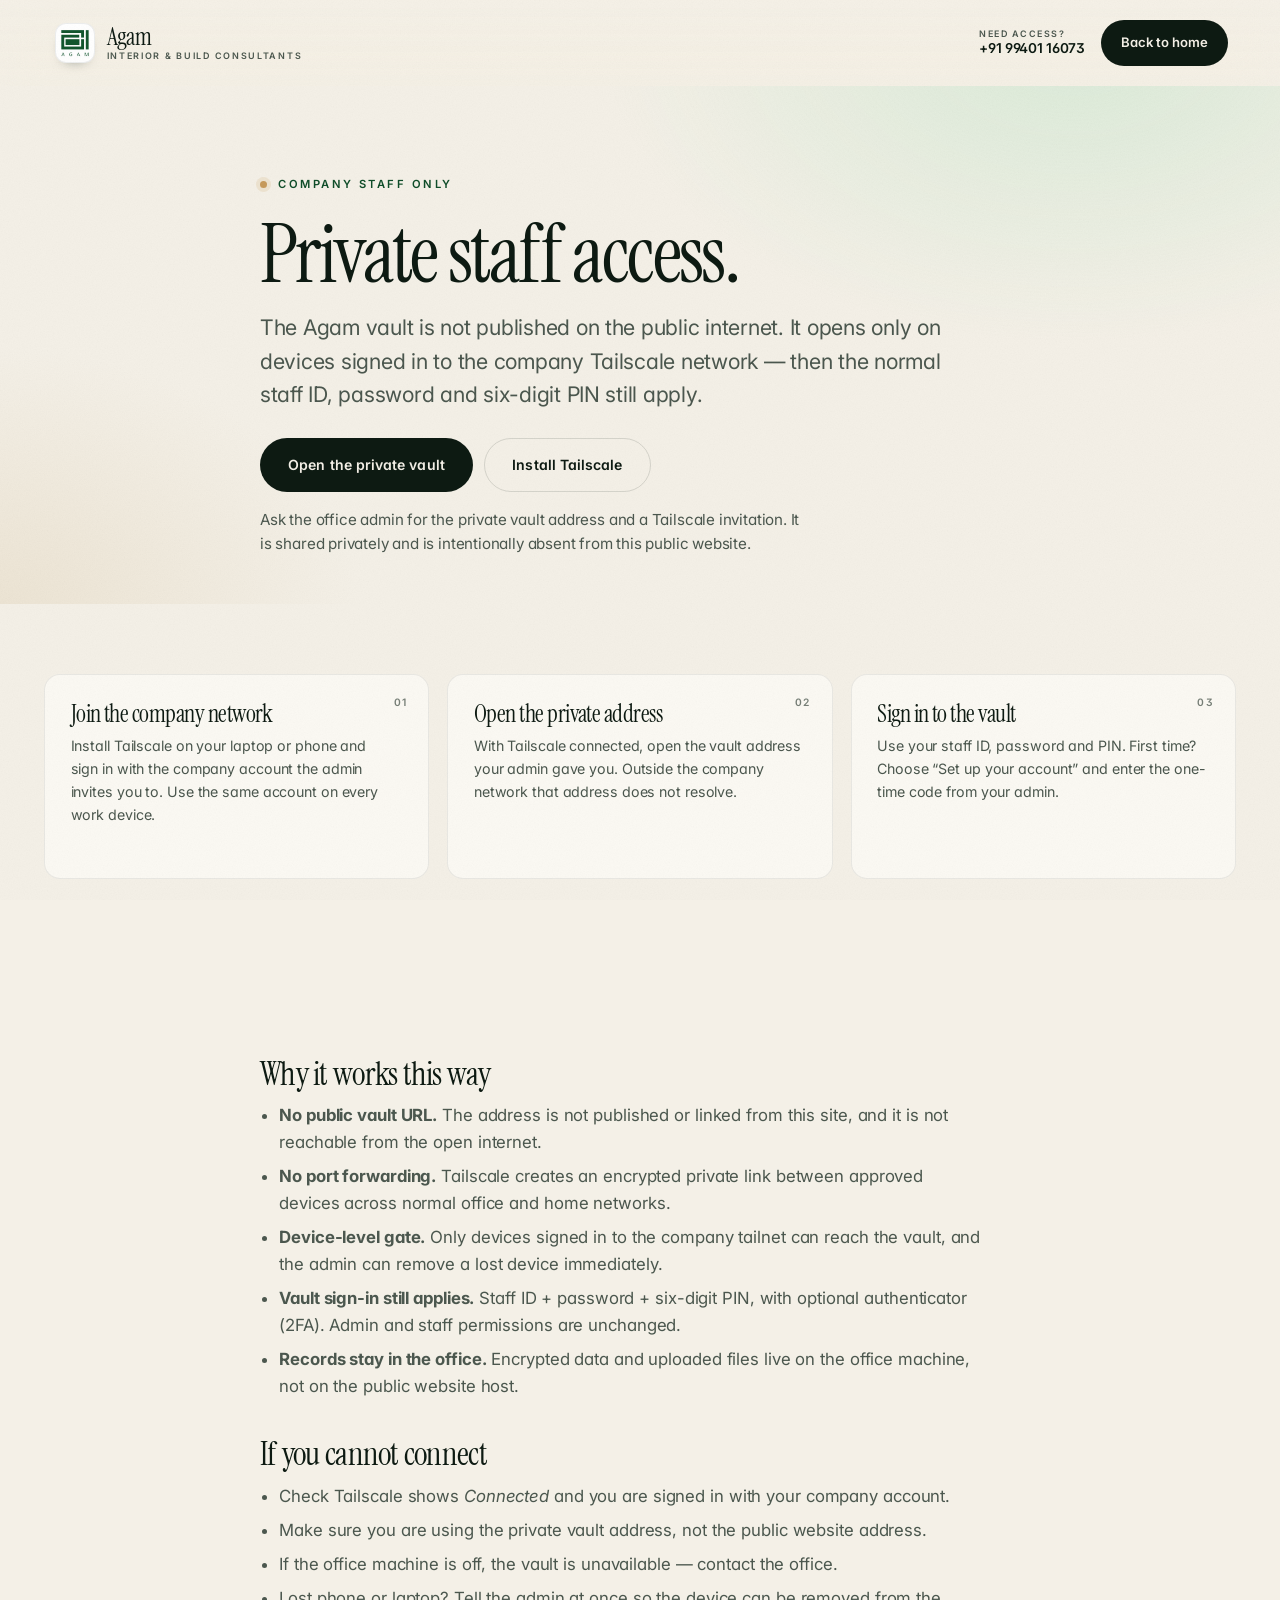
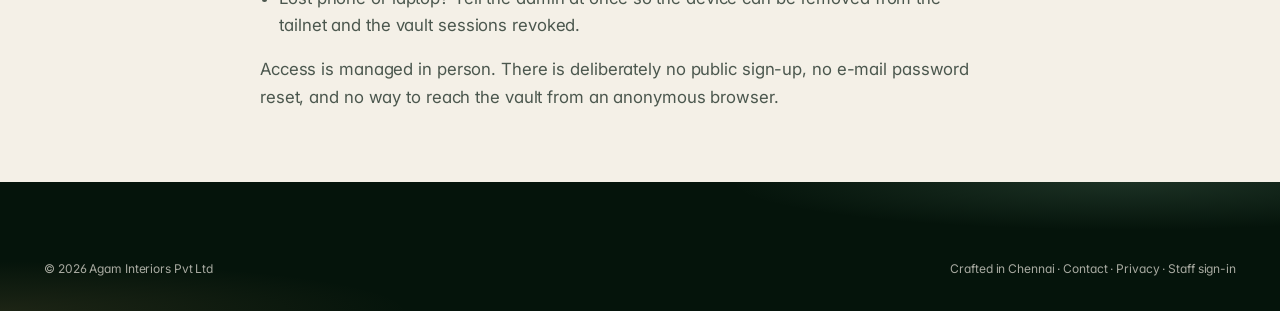
<file: staff-access.html>
<!DOCTYPE html>
<html lang="en">
<head>
<meta charset="utf-8">
<meta name="viewport" content="width=device-width, initial-scale=1">
<script>document.documentElement.classList.add("js");setTimeout(function(){if(!window.AGAM_READY)document.documentElement.classList.remove("js");},2500);</script>
<title>Private staff access — Agam</title>
<meta name="description" content="How Agam Interiors staff reach the private company vault over Tailscale.">
<meta name="robots" content="noindex, nofollow">
<link rel="icon" href="assets/img/favicon.svg" type="image/svg+xml">
<link rel="icon" href="assets/img/favicon-192.png" sizes="192x192" type="image/png">
<link rel="preconnect" href="https://fonts.googleapis.com">
<link rel="preconnect" href="https://fonts.gstatic.com" crossorigin>
<link href="https://fonts.googleapis.com/css2?family=Instrument+Serif:ital@0;1&family=Inter:wght@300..700&display=swap" rel="stylesheet">
<link rel="stylesheet" href="assets/css/styles.css">
</head>
<body>
<a class="skip-link" href="#main">Skip to content</a>

<header class="site-header">
  <div class="wrap header-inner">
    <a class="brand" href="index.html" aria-label="Agam — home">
      <img src="assets/img/logo.jpg" alt="Agam logo" width="42" height="42">
      <span class="brand-name">Agam<span>Interior &amp; Build Consultants</span></span>
    </a>
    <div class="header-actions">
      <a class="header-phone" href="tel:+919940116073" data-contact="phone-link">
        <span class="header-phone__label">Need access?</span>
        <span class="header-phone__num" data-contact="phone">+91 99401 16073</span>
      </a>
      <a class="btn btn--sm" href="index.html">Back to home</a>
    </div>
  </div>
</header>

<main id="main">
  <section class="page-head">
    <div class="wrap wrap--narrow">
      <p class="eyebrow">Company staff only</p>
      <h1>Private staff access.</h1>
      <p class="lead">
        The Agam vault is not published on the public internet. It opens only on
        devices signed in to the company Tailscale network — then the normal
        staff ID, password and six-digit PIN still apply.
      </p>
      <div class="hero-actions reveal" style="margin-top:1.6rem">
        <a class="btn" id="vault-open" href="#" hidden>Open the private vault</a>
        <a class="btn btn--ghost" href="https://tailscale.com/download" target="_blank" rel="noopener">Install Tailscale</a>
      </div>
      <p class="lead" id="vault-hint" style="margin-top:1rem;font-size:0.95rem">
        Ask the office admin for the private vault address and a Tailscale
        invitation. It is shared privately and is intentionally absent from this
        public website.
      </p>
    </div>
  </section>

  <section class="section section--tight">
    <div class="wrap">
      <div class="cards">
        <article class="service-card reveal">
          <span class="service-card__num">01</span>
          <h3>Join the company network</h3>
          <p>
            Install Tailscale on your laptop or phone and sign in with the
            company account the admin invites you to. Use the same account on
            every work device.
          </p>
        </article>
        <article class="service-card reveal" data-delay="80">
          <span class="service-card__num">02</span>
          <h3>Open the private address</h3>
          <p>
            With Tailscale connected, open the vault address your admin gave
            you. Outside the company network that address does not resolve.
          </p>
        </article>
        <article class="service-card reveal" data-delay="160">
          <span class="service-card__num">03</span>
          <h3>Sign in to the vault</h3>
          <p>
            Use your staff ID, password and PIN. First time? Choose
            “Set up your account” and enter the one-time code from your admin.
          </p>
        </article>
      </div>
    </div>
  </section>

  <section class="section section--tight">
    <div class="wrap wrap--narrow">
      <div class="prose reveal">
        <h2>Why it works this way</h2>
        <ul>
          <li><strong>No public vault URL.</strong> The address is not published or linked from this site, and it is not reachable from the open internet.</li>
          <li><strong>No port forwarding.</strong> Tailscale creates an encrypted private link between approved devices across normal office and home networks.</li>
          <li><strong>Device-level gate.</strong> Only devices signed in to the company tailnet can reach the vault, and the admin can remove a lost device immediately.</li>
          <li><strong>Vault sign-in still applies.</strong> Staff ID + password + six-digit PIN, with optional authenticator (2FA). Admin and staff permissions are unchanged.</li>
          <li><strong>Records stay in the office.</strong> Encrypted data and uploaded files live on the office machine, not on the public website host.</li>
        </ul>

        <h2>If you cannot connect</h2>
        <ul>
          <li>Check Tailscale shows <em>Connected</em> and you are signed in with your company account.</li>
          <li>Make sure you are using the private vault address, not the public website address.</li>
          <li>If the office machine is off, the vault is unavailable — contact the office.</li>
          <li>Lost phone or laptop? Tell the admin at once so the device can be removed from the tailnet and the vault sessions revoked.</li>
        </ul>

        <p>
          Access is managed in person. There is deliberately no public sign-up,
          no e-mail password reset, and no way to reach the vault from an
          anonymous browser.
        </p>
      </div>
    </div>
  </section>
</main>

<footer class="site-footer">
  <div class="wrap">
    <div class="footer-bottom" style="border-top:0;padding-top:0">
      <span>© <span data-year>2026</span> Agam Interiors Pvt Ltd</span>
      <span>Crafted in Chennai · <a href="contact.html">Contact</a> · <a href="privacy.html">Privacy</a></span>
    </div>
  </div>
</footer>

<script src="assets/js/config.js"></script>
<script>
(function () {
  var cfg = window.AGAM || {};
  var link = document.getElementById("vault-open");
  var hint = document.getElementById("vault-hint");
  if (cfg.staffVaultUrl && link) {
    link.href = cfg.staffVaultUrl;
    link.hidden = false;
    if (hint) hint.hidden = true;
  }
})();
</script>
<script src="assets/js/firebase-config.js"></script>
<script src="assets/js/site-data.js"></script>
<script src="assets/js/main.js"></script>
</body>
</html>
</file>
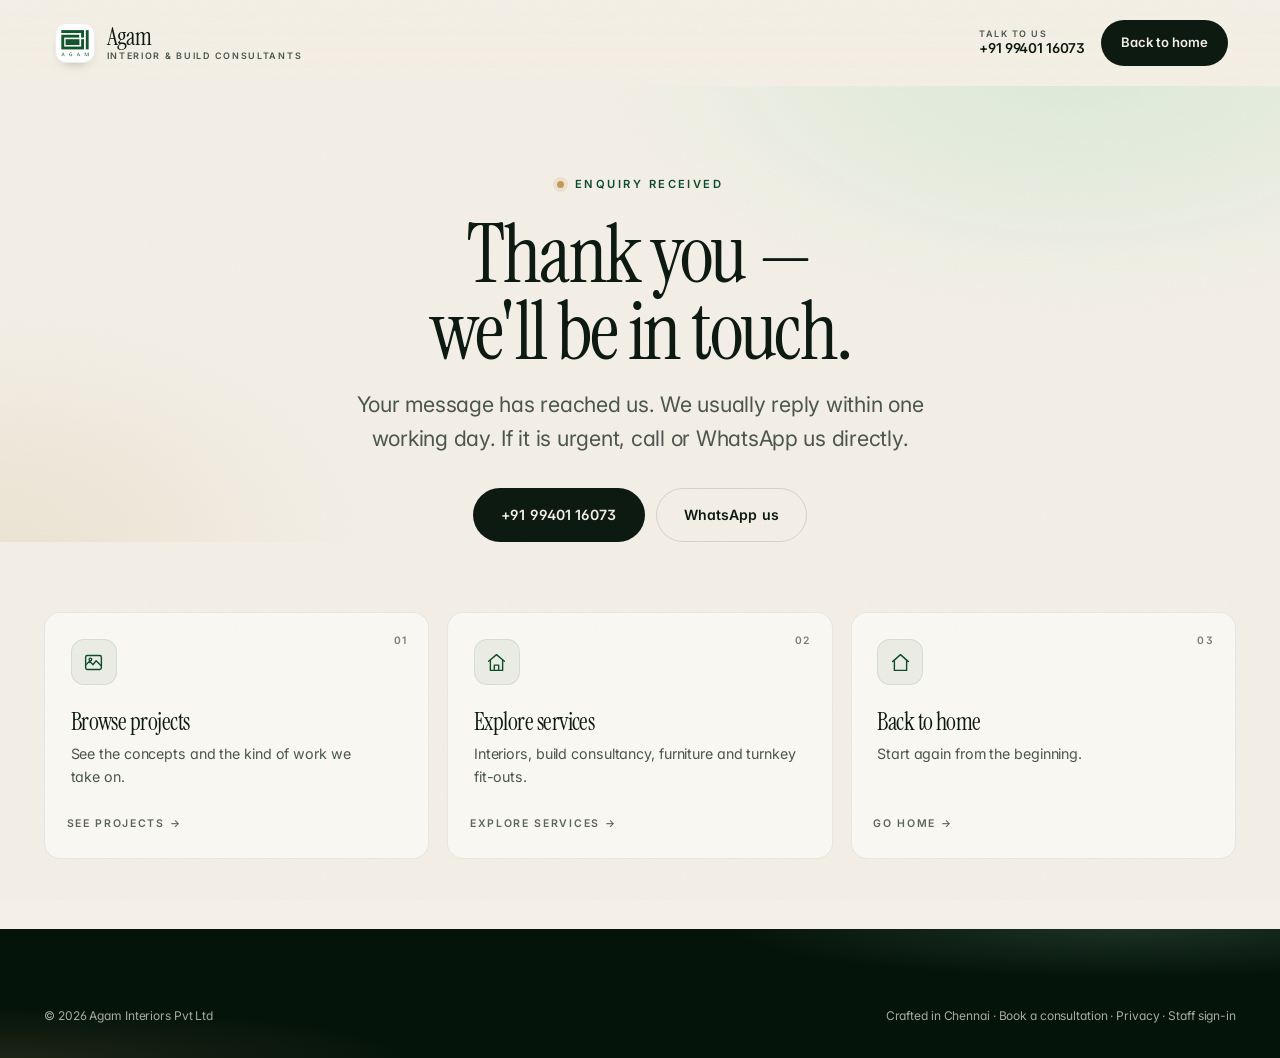
<file: thanks.html>
<!DOCTYPE html>
<html lang="en">
<head>
<meta charset="utf-8">
<meta name="viewport" content="width=device-width, initial-scale=1">
<script>document.documentElement.classList.add("js");setTimeout(function(){if(!window.AGAM_READY)document.documentElement.classList.remove("js");},2500);</script>
<title>Thank you — Agam</title>
<meta name="description" content="Thank you for your enquiry — Agam Interiors Pvt Ltd, Chennai.">
<meta name="robots" content="noindex, follow">
<link rel="icon" href="assets/img/favicon.svg" type="image/svg+xml">
<link rel="icon" href="assets/img/favicon-192.png" sizes="192x192" type="image/png">
<link rel="preconnect" href="https://fonts.googleapis.com">
<link rel="preconnect" href="https://fonts.gstatic.com" crossorigin>
<link href="https://fonts.googleapis.com/css2?family=Instrument+Serif:ital@0;1&family=Inter:wght@300..700&display=swap" rel="stylesheet">
<link rel="stylesheet" href="assets/css/styles.css">
</head>
<body>
<a class="skip-link" href="#main">Skip to content</a>

<header class="site-header">
  <div class="wrap header-inner">
    <a class="brand" href="index.html" aria-label="Agam — home">
      <img src="assets/img/logo.jpg" alt="Agam logo" width="42" height="42">
      <span class="brand-name">Agam<span>Interior &amp; Build Consultants</span></span>
    </a>
    <div class="header-actions">
      <a class="header-phone" href="tel:+919940116073" data-contact="phone-link">
        <span class="header-phone__label">Talk to us</span>
        <span class="header-phone__num" data-contact="phone">+91 99401 16073</span>
      </a>
      <a class="btn btn--sm" href="index.html">Back to home</a>
    </div>
  </div>
</header>

<main id="main">
  <section class="page-head" style="padding-bottom:0">
    <div class="wrap wrap--narrow" style="text-align:center">
      <p class="eyebrow" style="justify-content:center">Enquiry received</p>
      <h1 style="margin-inline:auto">Thank you — we'll be in touch.</h1>
      <p class="lead" style="margin-inline:auto;max-width:48ch">
        Your message has reached us. We usually reply within one working day.
        If it is urgent, call or WhatsApp us directly.
      </p>
      <div class="hero-actions reveal" style="justify-content:center;margin-top:2rem">
        <a class="btn" href="tel:+919940116073" data-contact="phone-link">
          <span data-contact="phone">+91 99401 16073</span>
        </a>
        <a class="btn btn--ghost" href="#" data-contact="whatsapp" target="_blank" rel="noopener">WhatsApp us</a>
      </div>
    </div>
  </section>

  <section class="section section--tight">
    <div class="wrap">
      <div class="cards">
        <a class="service-card reveal" href="projects.html">
          <span class="service-card__num">01</span>
          <span class="service-card__icon" aria-hidden="true">
            <svg viewBox="0 0 24 24" fill="none" stroke="currentColor" stroke-width="1.6" stroke-linecap="round" stroke-linejoin="round"><rect x="3" y="4" width="18" height="16" rx="2"/><path d="M3 15l4.5-4.5 4 4L15 10l6 6"/><circle cx="8.5" cy="8.5" r="1.5"/></svg>
          </span>
          <h3>Browse projects</h3>
          <p>See the concepts and the kind of work we take on.</p>
          <span class="service-card__more">See projects →</span>
        </a>
        <a class="service-card reveal" data-delay="80" href="services.html">
          <span class="service-card__num">02</span>
          <span class="service-card__icon" aria-hidden="true">
            <svg viewBox="0 0 24 24" fill="none" stroke="currentColor" stroke-width="1.6" stroke-linecap="round" stroke-linejoin="round"><path d="M3 10.5 12 3l9 7.5"/><path d="M5 9.5V21h14V9.5"/><path d="M9.5 21v-6h5v6"/></svg>
          </span>
          <h3>Explore services</h3>
          <p>Interiors, build consultancy, furniture and turnkey fit-outs.</p>
          <span class="service-card__more">Explore services →</span>
        </a>
        <a class="service-card reveal" data-delay="160" href="index.html">
          <span class="service-card__num">03</span>
          <span class="service-card__icon" aria-hidden="true">
            <svg viewBox="0 0 24 24" fill="none" stroke="currentColor" stroke-width="1.6" stroke-linecap="round" stroke-linejoin="round"><path d="M3 11l9-8 9 8"/><path d="M5 9.5V21h14V9.5"/></svg>
          </span>
          <h3>Back to home</h3>
          <p>Start again from the beginning.</p>
          <span class="service-card__more">Go home →</span>
        </a>
      </div>
    </div>
  </section>
</main>

<footer class="site-footer">
  <div class="wrap">
    <div class="footer-bottom" style="border-top:0;padding-top:0">
      <span>© <span data-year>2026</span> Agam Interiors Pvt Ltd</span>
      <span>Crafted in Chennai · <a href="contact.html">Book a consultation</a> · <a href="privacy.html">Privacy</a></span>
    </div>
  </div>
</footer>

<script src="assets/js/config.js"></script>
<script src="assets/js/firebase-config.js"></script>
<script src="assets/js/site-data.js"></script>
<script src="assets/js/main.js"></script>
</body>
</html>
</file>
<file: assets/css/styles.css>
/* ==========================================================================
   AGAM — INTERIOR & BUILD CONSULTANTS
   Design system · v2 ("editorial modern")
   No frameworks, no build step. One file.
   --------------------------------------------------------------------------
   01 tokens     02 reset      03 layout    04 type      05 buttons
   06 header     07 hero       08 marquee   09 sections  10 cards
   11 split      12 process    13 projects  14 quotes    15 faq
   16 cta        17 forms      18 contact   19 footer    20 floating
   21 page-head  22 services   23 motion    24 responsive 25 print
   ========================================================================== */

/* ---------- 01. Tokens ---------- */
:root {
  /* surfaces */
  --cream: #f4f0e7;
  --paper: #fbf9f3;
  --night: #05140b;
  --night-2: #0a2113;

  /* ink */
  --ink: #0d1a12;
  --ink-soft: #4b574e;

  /* brand */
  --green: #0f4d29;
  --green-2: #17703f;
  --mint: #a6e0bb;
  --mint-dim: #6fb98a;
  --sand: #e7dcc7;
  --brass: #c79a5b;
  --brass-ink: #86632b; /* accessible brass for small text on light */

  --line: rgba(13, 26, 18, 0.13);
  --line-soft: rgba(13, 26, 18, 0.07);
  --line-invert: rgba(244, 240, 231, 0.16);

  /* type */
  --font-display: "Instrument Serif", "Noto Serif", Georgia, "Times New Roman", serif;
  --font-body: "Inter", -apple-system, BlinkMacSystemFont, "Segoe UI", Roboto, Helvetica, Arial, sans-serif;

  --step--1: clamp(0.78rem, 0.76rem + 0.1vw, 0.84rem);
  --step-0: clamp(0.97rem, 0.94rem + 0.16vw, 1.05rem);
  --step-1: clamp(1.12rem, 1.02rem + 0.42vw, 1.34rem);
  --step-2: clamp(1.42rem, 1.15rem + 1.15vw, 2.05rem);
  --step-3: clamp(1.95rem, 1.35rem + 2.5vw, 3.25rem);
  --step-4: clamp(2.7rem, 1.5rem + 5.6vw, 6rem);

  /* geometry */
  --wrap: 1240px;
  --gutter: clamp(1.1rem, 4vw, 2.75rem);
  --section-y: clamp(4rem, 8.5vw, 8rem);
  --radius: 16px;
  --radius-lg: 30px;
  --pill: 999px;
  --header-h: 86px;

  /* depth */
  --shadow-sm: 0 1px 2px rgba(9, 22, 14, 0.05), 0 12px 28px -18px rgba(9, 22, 14, 0.35);
  --shadow-md: 0 2px 4px rgba(9, 22, 14, 0.04), 0 24px 48px -28px rgba(9, 22, 14, 0.4);
  --shadow-lg: 0 4px 8px rgba(9, 22, 14, 0.04), 0 50px 90px -50px rgba(9, 22, 14, 0.55);

  --ease: cubic-bezier(0.22, 0.68, 0.2, 1);
  --ease-out: cubic-bezier(0.16, 1, 0.3, 1);
}

/* ---------- 02. Reset ---------- */
*, *::before, *::after { box-sizing: border-box; }

html {
  scroll-behavior: smooth;
  -webkit-text-size-adjust: 100%;
  scroll-padding-top: calc(var(--header-h) + 18px);
}

body {
  margin: 0;
  background: var(--cream);
  color: var(--ink);
  font-family: var(--font-body);
  font-size: var(--step-0);
  font-weight: 400;
  line-height: 1.66;
  letter-spacing: -0.006em;
  -webkit-font-smoothing: antialiased;
  -moz-osx-font-smoothing: grayscale;
  overflow-x: hidden;
  font-feature-settings: "cv11", "ss01";
}

/* paper grain — sits above backgrounds, below text */
body::after {
  content: "";
  position: fixed;
  inset: 0;
  z-index: 999;
  pointer-events: none;
  opacity: 0.17;
  mix-blend-mode: multiply;
  background-image: url("data:image/svg+xml,%3Csvg xmlns='http://www.w3.org/2000/svg' width='180' height='180'%3E%3Cfilter id='n'%3E%3CfeTurbulence type='fractalNoise' baseFrequency='0.82' numOctaves='3' stitchTiles='stitch'/%3E%3CfeColorMatrix type='saturate' values='0'/%3E%3C/filter%3E%3Crect width='180' height='180' filter='url(%23n)' opacity='0.34'/%3E%3C/svg%3E");
}

img, svg, video { max-width: 100%; display: block; }
img { height: auto; }
a { color: inherit; }
button { font: inherit; color: inherit; }

h1, h2, h3, h4 {
  font-family: var(--font-display);
  font-weight: 400;
  line-height: 1.02;
  letter-spacing: -0.022em;
  margin: 0 0 0.42em;
  text-wrap: balance;
}
h1 { line-height: 0.95; letter-spacing: -0.032em; }
p { margin: 0 0 1em; text-wrap: pretty; }
p:last-child { margin-bottom: 0; }
ul, ol { margin: 0 0 1em; padding-left: 1.15em; }
figure { margin: 0; }
hr { border: 0; }

::selection { background: var(--green); color: var(--cream); }

:focus-visible {
  outline: 2px solid var(--green);
  outline-offset: 3px;
  border-radius: 6px;
}
.section--ink :focus-visible, .site-footer :focus-visible, .cta-band :focus-visible {
  outline-color: var(--mint);
}

/* ---------- 03. Layout ---------- */
.wrap { width: min(var(--wrap), 100% - var(--gutter) * 2); margin-inline: auto; position: relative; }
.wrap--narrow { width: min(760px, 100% - var(--gutter) * 2); margin-inline: auto; position: relative; }

.section { padding-block: var(--section-y); position: relative; z-index: 2; }
.section--tight { padding-block: clamp(2.75rem, 5.5vw, 4.5rem); }
.section--paper { background: var(--paper); }
.section--cream { background: var(--cream); }
.section--green { background: var(--green); color: var(--cream); }
.section--ink { background: var(--night); color: var(--cream); }

.section--green, .section--ink {
  --line: var(--line-invert);
  --line-soft: rgba(244, 240, 231, 0.08);
  isolation: isolate;
}
.section--green h1, .section--green h2, .section--green h3, .section--green h4,
.section--ink h1, .section--ink h2, .section--ink h3, .section--ink h4 { color: var(--cream); }

/* blueprint grid used on dark bands */
.section--ink::before,
.section--green::before {
  content: "";
  position: absolute;
  inset: 0;
  z-index: -1;
  pointer-events: none;
  background-image:
    linear-gradient(to right, rgba(244, 240, 231, 0.045) 1px, transparent 1px),
    linear-gradient(to bottom, rgba(244, 240, 231, 0.045) 1px, transparent 1px);
  background-size: 88px 88px;
  mask-image: radial-gradient(120% 90% at 50% 0%, #000 30%, transparent 78%);
  -webkit-mask-image: radial-gradient(120% 90% at 50% 0%, #000 30%, transparent 78%);
}

.grid { display: grid; gap: clamp(1.25rem, 2.6vw, 2rem); }

.skip-link {
  position: absolute; left: -9999px; top: 0; z-index: 300;
  background: var(--ink); color: var(--cream);
  padding: 0.85rem 1.35rem; border-radius: 0 0 12px 0;
  font-size: 0.85rem; font-weight: 600;
}
.skip-link:focus { left: 0; top: 0; }

/* ---------- 04. Type utilities ---------- */
.eyebrow {
  display: inline-flex; align-items: center; gap: 0.7rem;
  font-size: 0.7rem; font-weight: 600;
  letter-spacing: 0.22em; text-transform: uppercase;
  color: var(--green);
  margin-bottom: 1.35rem;
}
.eyebrow::before {
  content: ""; width: 7px; height: 7px; border-radius: 50%;
  background: var(--brass); box-shadow: 0 0 0 4px rgba(199, 154, 91, 0.16);
  flex: 0 0 auto;
}
.section--ink .eyebrow, .section--green .eyebrow, .cta-band .eyebrow, .site-footer .eyebrow { color: var(--mint); }
.section--ink .eyebrow::before, .section--green .eyebrow::before, .cta-band .eyebrow::before { background: var(--brass); box-shadow: 0 0 0 4px rgba(199, 154, 91, 0.2); }

.lead { font-size: var(--step-1); color: var(--ink-soft); line-height: 1.58; letter-spacing: -0.012em; }
.section--ink .lead, .section--green .lead { color: rgba(244, 240, 231, 0.76); }

.display { font-size: var(--step-4); }

.accent {
  font-style: italic;
  background: linear-gradient(96deg, var(--green) 0%, var(--green-2) 52%, var(--brass-ink) 100%);
  -webkit-background-clip: text; background-clip: text;
  -webkit-text-fill-color: transparent; color: transparent;
  padding-right: 0.04em;
}
.section--ink .accent, .section--green .accent, .cta-band .accent {
  background: linear-gradient(96deg, var(--mint) 0%, #d9f0c8 55%, var(--brass) 100%);
  -webkit-background-clip: text; background-clip: text;
}

.muted { color: var(--ink-soft); }
.section--ink .muted, .section--green .muted { color: rgba(244, 240, 231, 0.66); }

.rule { height: 1px; background: var(--line); border: 0; margin-block: 2.5rem; }

/* ---------- 05. Buttons & links ---------- */
.btn {
  --btn-bg: var(--ink);
  --btn-fg: var(--cream);
  position: relative;
  display: inline-flex; align-items: center; justify-content: center; gap: 0.7rem;
  min-height: 54px; padding: 0.9rem 1.7rem;
  background: var(--btn-bg); color: var(--btn-fg);
  border: 1px solid transparent; border-radius: var(--pill);
  font-family: var(--font-body);
  font-size: 0.88rem; font-weight: 600; letter-spacing: 0.005em;
  text-decoration: none; cursor: pointer;
  overflow: hidden; isolation: isolate;
  transition: transform 0.45s var(--ease-out), box-shadow 0.45s var(--ease-out),
              background 0.35s var(--ease), color 0.35s var(--ease), border-color 0.35s var(--ease);
}
/* sheen */
.btn::after {
  content: ""; position: absolute; inset: 0; z-index: -1;
  background: linear-gradient(105deg, transparent 20%, rgba(255, 255, 255, 0.22) 48%, transparent 72%);
  transform: translateX(-120%);
  transition: transform 0.75s var(--ease-out);
}
.btn:hover::after { transform: translateX(120%); }
.btn svg { width: 16px; height: 16px; transition: transform 0.4s var(--ease-out); flex: 0 0 auto; }
.btn:hover { transform: translateY(-2px); box-shadow: 0 18px 34px -20px rgba(9, 22, 14, 0.75); }
.btn:hover svg { transform: translateX(4px); }
.btn:active { transform: translateY(0) scale(0.99); }

.btn--ghost { --btn-bg: transparent; --btn-fg: var(--ink); border-color: var(--line); }
.btn--ghost:hover { --btn-bg: var(--ink); --btn-fg: var(--cream); border-color: var(--ink); }
.btn--light { --btn-bg: var(--cream); --btn-fg: var(--night); }
.btn--sand { --btn-bg: var(--brass); --btn-fg: #1a1206; }
.btn--sm { min-height: 46px; padding: 0.6rem 1.15rem; font-size: 0.82rem; }
.btn--block { width: 100%; }
.section--ink .btn--ghost, .section--green .btn--ghost, .cta-band .btn--ghost {
  --btn-fg: var(--cream); border-color: var(--line-invert);
}
.section--ink .btn--ghost:hover, .section--green .btn--ghost:hover, .cta-band .btn--ghost:hover {
  --btn-bg: var(--cream); --btn-fg: var(--night); border-color: var(--cream);
}

.link-arrow {
  display: inline-flex; align-items: center; gap: 0.5rem;
  font-size: 0.82rem; font-weight: 600; letter-spacing: 0.09em; text-transform: uppercase;
  text-decoration: none; color: var(--green); padding-bottom: 3px;
  background-image: linear-gradient(currentColor, currentColor);
  background-size: 100% 1px; background-repeat: no-repeat; background-position: 0 100%;
  transition: gap 0.35s var(--ease-out), background-size 0.35s var(--ease-out);
}
.link-arrow:hover { gap: 0.9rem; background-size: 0% 1px; }
.section--ink .link-arrow, .section--green .link-arrow, .cta-band .link-arrow { color: var(--mint); }

/* ---------- 06. Header ---------- */
.site-header {
  position: sticky; top: 0; z-index: 120;
  padding-block: 10px;
  background: linear-gradient(to bottom, rgba(244, 240, 231, 0.86), rgba(244, 240, 231, 0.5));
  backdrop-filter: blur(18px) saturate(150%);
  -webkit-backdrop-filter: blur(18px) saturate(150%);
  transition: padding 0.4s var(--ease), background 0.4s var(--ease), box-shadow 0.4s var(--ease);
}
.site-header.is-stuck {
  padding-block: 6px;
  background: rgba(244, 240, 231, 0.94);
  box-shadow: 0 1px 0 var(--line-soft), 0 22px 40px -34px rgba(9, 22, 14, 0.6);
}

.header-inner {
  display: flex; align-items: center; justify-content: space-between; gap: 1.25rem;
  min-height: 66px;
  padding: 0.35rem 0.45rem 0.35rem 0.65rem;
  border: 1px solid transparent; border-radius: var(--pill);
  transition: border-color 0.4s var(--ease), background 0.4s var(--ease), padding 0.4s var(--ease);
}
.site-header.is-stuck .header-inner {
  border-color: var(--line-soft);
  background: rgba(251, 249, 243, 0.72);
}

.brand { display: flex; align-items: center; gap: 0.7rem; text-decoration: none; flex: 0 0 auto; }
.brand img {
  width: 40px; height: 40px; border-radius: 11px; object-fit: contain;
  background: #fff; padding: 3px;
  border: 1px solid var(--line-soft);
  box-shadow: 0 6px 14px -10px rgba(9, 22, 14, 0.6);
}
.brand-name {
  font-family: var(--font-display);
  font-size: 1.5rem; line-height: 0.9; letter-spacing: -0.01em; color: var(--ink);
}
.brand-name span {
  display: block; margin-top: 5px;
  font-family: var(--font-body);
  font-size: 0.56rem; font-weight: 600;
  letter-spacing: 0.19em; text-transform: uppercase; color: var(--ink-soft);
}

.nav { display: flex; align-items: center; gap: 0.1rem; }
.nav .nav-cta-mobile { display: none; }
.nav a {
  position: relative; padding: 0.55rem 0.85rem; border-radius: var(--pill);
  font-size: 0.855rem; font-weight: 500; letter-spacing: -0.01em;
  text-decoration: none; color: var(--ink-soft);
  transition: color 0.25s var(--ease), background 0.3s var(--ease);
}
.nav a:hover { color: var(--ink); background: rgba(13, 26, 18, 0.05); }
.nav a:not(.btn)[aria-current="page"] { color: var(--cream); background: var(--ink); }
.nav a:not(.btn)[aria-current="page"]:hover { background: var(--night); }

.header-actions { display: flex; align-items: center; gap: 0.5rem; flex: 0 0 auto; }
.header-phone { text-decoration: none; color: var(--ink); white-space: nowrap; line-height: 1.2; padding-inline: 0.5rem; }
.header-phone__label {
  display: block; font-size: 0.56rem; font-weight: 600;
  letter-spacing: 0.17em; text-transform: uppercase; color: var(--ink-soft);
}
.header-phone__num { display: block; font-size: 0.85rem; font-weight: 600; letter-spacing: -0.01em; transition: color 0.25s var(--ease); }
.header-phone:hover .header-phone__num { color: var(--green); }

.nav-toggle {
  display: none; width: 46px; height: 46px;
  border: 1px solid var(--line); background: transparent; border-radius: 50%;
  cursor: pointer; align-items: center; justify-content: center; flex-direction: column; gap: 5px;
  transition: background 0.3s var(--ease), border-color 0.3s var(--ease);
}
.nav-toggle:hover { background: rgba(13, 26, 18, 0.05); }
.nav-toggle span { display: block; width: 17px; height: 1.5px; background: var(--ink); transition: transform 0.35s var(--ease), opacity 0.2s var(--ease); }
.nav-toggle[aria-expanded="true"] span:nth-child(1) { transform: translateY(6.5px) rotate(45deg); }
.nav-toggle[aria-expanded="true"] span:nth-child(2) { opacity: 0; }
.nav-toggle[aria-expanded="true"] span:nth-child(3) { transform: translateY(-6.5px) rotate(-45deg); }

/* scroll progress */
.scroll-progress {
  position: fixed; top: 0; left: 0; z-index: 200;
  height: 2px; width: 100%;
  transform: scaleX(0); transform-origin: 0 50%;
  background: linear-gradient(90deg, var(--green), var(--mint-dim) 55%, var(--brass));
  transition: transform 0.1s linear;
  pointer-events: none;
}

/* ---------- 07. Hero ---------- */
.hero {
  position: relative; overflow: hidden;
  padding-block: clamp(2rem, 4.5vw, 4rem) clamp(3rem, 7vw, 6.5rem);
}
.hero::before {
  content: ""; position: absolute; inset: 0; pointer-events: none;
  background:
    radial-gradient(52% 52% at 78% 6%, rgba(166, 224, 187, 0.4), transparent 68%),
    radial-gradient(44% 46% at 2% 92%, rgba(231, 220, 199, 0.66), transparent 70%);
}
/* cursor spotlight (JS sets --mx / --my) */
.hero::after {
  content: ""; position: absolute; inset: 0; pointer-events: none;
  background: radial-gradient(340px 340px at var(--mx, 50%) var(--my, 40%), rgba(255, 255, 255, 0.5), transparent 65%);
  opacity: 0; transition: opacity 0.6s var(--ease);
}
.hero.is-live::after { opacity: 1; }

.hero-grid {
  position: relative; display: grid;
  grid-template-columns: 1.04fr 0.96fr;
  gap: clamp(2rem, 5vw, 4.75rem); align-items: center;
}
.hero-copy { max-width: 36rem; }
.hero h1 {
  font-size: var(--step-4);
  margin-bottom: 1.3rem;
}
.hero h1 .line { display: block; }
.hero .lead { max-width: 31rem; }
.hero-actions { display: flex; flex-wrap: wrap; gap: 0.7rem; margin-top: 2.25rem; }

.hero-figure { position: relative; }
.hero-figure .frame {
  position: relative; overflow: hidden;
  border-radius: 280px 280px var(--radius-lg) var(--radius-lg);
  background: #e9e2d4;
  box-shadow: var(--shadow-lg);
  border: 1px solid rgba(255, 255, 255, 0.6);
  isolation: isolate;
}
.hero-figure .frame::after {
  content: ""; position: absolute; inset: 0; border-radius: inherit;
  box-shadow: inset 0 0 0 1px rgba(13, 26, 18, 0.08);
  pointer-events: none;
}
.hero-figure .frame img {
  width: 100%; height: 100%; object-fit: cover; aspect-ratio: 4 / 5;
  transition: transform 1.4s var(--ease-out);
  transform: scale(1.01);
}
.hero-figure:hover .frame img { transform: scale(1.05); }

.hero-badge {
  position: absolute; left: -1.5rem; bottom: 2.25rem;
  display: flex; flex-direction: column; gap: 0.1rem;
  background: rgba(251, 249, 243, 0.82);
  backdrop-filter: blur(14px); -webkit-backdrop-filter: blur(14px);
  border: 1px solid rgba(255, 255, 255, 0.6);
  border-radius: 18px; padding: 0.95rem 1.25rem;
  box-shadow: var(--shadow-md); max-width: 15rem;
}
.hero-badge strong { font-family: var(--font-display); font-size: 1.55rem; line-height: 1; color: var(--green); }
.hero-badge span { font-size: 0.68rem; letter-spacing: 0.11em; text-transform: uppercase; color: var(--ink-soft); font-weight: 500; }

/* rotating seal */
.hero-seal {
  position: absolute; right: -1rem; top: -1.25rem;
  width: 116px; height: 116px;
  display: grid; place-items: center;
  border-radius: 50%;
  background: rgba(251, 249, 243, 0.9);
  backdrop-filter: blur(8px); -webkit-backdrop-filter: blur(8px);
  border: 1px solid var(--line-soft);
  box-shadow: var(--shadow-sm);
  z-index: 3;
}
.hero-seal svg { width: 100%; height: 100%; animation: spin 26s linear infinite; }
.hero-seal text {
  font-family: var(--font-body); font-size: 7.6px; font-weight: 600;
  letter-spacing: 0.19em; fill: var(--green); text-transform: uppercase;
}
.hero-seal .seal-dot { fill: var(--brass); }
@keyframes spin { to { transform: rotate(360deg); } }

.hero-stats {
  display: grid; grid-template-columns: repeat(3, minmax(0, 1fr));
  gap: 1.5rem; margin-top: clamp(2.5rem, 5vw, 3.75rem);
  padding-top: 1.6rem; border-top: 1px solid var(--line);
}
.hero-stats div { min-width: 0; }
.hero-stats div strong {
  font-family: var(--font-display); font-size: clamp(1.7rem, 3vw, 2.3rem);
  display: block; line-height: 1; color: var(--ink); letter-spacing: -0.02em;
}
.hero-stats div span {
  display: block; margin-top: 0.45rem;
  font-size: 0.7rem; letter-spacing: 0.1em; text-transform: uppercase;
  color: var(--ink-soft); line-height: 1.5;
}

.hero-scroll {
  position: absolute; left: 50%; bottom: -0.5rem;
  transform: translateX(-50%);
  display: flex; flex-direction: column; align-items: center; gap: 0.55rem;
  font-size: 0.62rem; letter-spacing: 0.24em; text-transform: uppercase; color: var(--ink-soft);
}
.hero-scroll i {
  display: block; width: 1px; height: 34px;
  background: linear-gradient(to bottom, var(--ink-soft), transparent);
  animation: drip 2.4s var(--ease) infinite;
  transform-origin: top;
}
@keyframes drip {
  0% { transform: scaleY(0.2); opacity: 0.2; }
  45% { transform: scaleY(1); opacity: 0.9; }
  100% { transform: scaleY(1); opacity: 0; }
}

/* ---------- 08. Marquee ---------- */
.marquee {
  position: relative; z-index: 2;
  border-block: 1px solid var(--line);
  background: var(--paper);
  overflow: hidden; padding-block: 1rem;
  -webkit-mask-image: linear-gradient(90deg, transparent, #000 6%, #000 94%, transparent);
  mask-image: linear-gradient(90deg, transparent, #000 6%, #000 94%, transparent);
}
.marquee__track { display: flex; gap: 2.75rem; width: max-content; animation: marquee 46s linear infinite; }
.marquee:hover .marquee__track { animation-play-state: paused; }
.marquee__track span {
  font-family: var(--font-display); font-size: 1.32rem; letter-spacing: -0.01em;
  color: var(--ink-soft); white-space: nowrap;
  display: inline-flex; align-items: center; gap: 2.75rem;
}
.marquee__track span::after { content: "✳"; font-family: var(--font-body); font-size: 0.66rem; color: var(--brass); }
@keyframes marquee { to { transform: translateX(-50%); } }

/* ---------- 09. Section head ---------- */
.section-head {
  display: grid; grid-template-columns: 1fr auto;
  gap: 1.75rem 3.5rem; align-items: end;
  margin-bottom: clamp(2.25rem, 4.5vw, 3.5rem);
}
.section-head h2 { font-size: var(--step-3); margin-bottom: 0; max-width: 20ch; }
.section-head p { max-width: 33ch; }
.section-head > p { padding-bottom: 0.35rem; }
.section-head--stack { grid-template-columns: 1fr; }
.section-head--stack h2 { max-width: 26ch; }

/* ---------- 10. Cards ---------- */
.cards {
  display: grid;
  grid-template-columns: repeat(auto-fit, minmax(min(100%, 265px), 1fr));
  gap: clamp(0.85rem, 1.4vw, 1.15rem);
}

.service-card {
  --card-bg: var(--paper);
  --card-fg: var(--ink);
  position: relative; display: flex; flex-direction: column;
  background: var(--card-bg); border: 1px solid var(--line-soft);
  border-radius: var(--radius); padding: clamp(1.4rem, 2vw, 1.9rem);
  text-decoration: none; overflow: hidden;
  color: var(--card-fg);
  transition: transform 0.5s var(--ease-out), box-shadow 0.5s var(--ease-out),
              border-color 0.4s var(--ease), background 0.45s var(--ease), color 0.4s var(--ease);
}
/* cursor spotlight inside cards */
.service-card::before {
  content: ""; position: absolute; inset: 0; pointer-events: none;
  background: radial-gradient(220px 220px at var(--sx, 50%) var(--sy, 0%), rgba(166, 224, 187, 0.28), transparent 70%);
  opacity: 0; transition: opacity 0.45s var(--ease);
}
.service-card:hover::before { opacity: 1; }
.service-card > * { position: relative; z-index: 1; }

.service-card:hover {
  transform: translateY(-5px);
  box-shadow: var(--shadow-md);
  border-color: rgba(13, 26, 18, 0.16);
}
.service-card:hover h3 { color: var(--green); }
.service-card:hover .service-card__icon { background: var(--green); color: var(--cream); border-color: var(--green); transform: rotate(-4deg); }
.service-card:hover .service-card__more { color: var(--green); opacity: 1; transform: translateX(0); }

.service-card__icon {
  width: 46px; height: 46px; border-radius: 13px;
  display: grid; place-items: center;
  background: rgba(15, 77, 41, 0.06);
  border: 1px solid rgba(15, 77, 41, 0.1);
  color: var(--green);
  margin-bottom: 1.5rem;
  transition: all 0.45s var(--ease-out);
}
.service-card__icon svg { width: 21px; height: 21px; }
.service-card__num {
  position: absolute; top: 1.15rem; right: 1.3rem;
  font-family: var(--font-body);
  font-size: 0.64rem; font-weight: 600; letter-spacing: 0.14em;
  color: var(--ink-soft); opacity: 0.75;
}
.service-card h3 { font-size: 1.5rem; line-height: 1.1; margin-bottom: 0.5rem; transition: color 0.35s var(--ease); }
.service-card p { font-size: 0.89rem; line-height: 1.6; color: var(--ink-soft); margin-bottom: 1.6rem; }
.service-card__more {
  margin-top: auto; display: inline-flex; align-items: center; gap: 0.4rem;
  font-size: 0.66rem; letter-spacing: 0.16em; text-transform: uppercase; font-weight: 600;
  color: var(--ink-soft); opacity: 0.9; transform: translateX(-4px);
  transition: all 0.4s var(--ease-out);
}

/* bento variant (home page) */
@media (min-width: 1000px) {
  .cards--bento { grid-template-columns: repeat(4, minmax(0, 1fr)); }
  .cards--bento .service-card { min-height: 262px; }
  .cards--bento .service-card:nth-child(1),
  .cards--bento .service-card:nth-child(2) { grid-column: span 2; min-height: 300px; }
  .cards--bento .service-card:nth-child(5),
  .cards--bento .service-card:nth-child(8) { grid-column: span 2; }
  .cards--bento .service-card:nth-child(1),
  .cards--bento .service-card:nth-child(5) { --card-bg: #eef0e3; }
  .cards--bento .service-card:nth-child(2),
  .cards--bento .service-card:nth-child(8) { --card-bg: #f3ece1; }
  .cards--bento .service-card:nth-child(1) h3,
  .cards--bento .service-card:nth-child(2) h3 { font-size: 1.85rem; }
  .cards--bento .service-card:nth-child(1) p,
  .cards--bento .service-card:nth-child(2) p { max-width: 34ch; }
}

/* dark cards (about page overrides inline, but keep a helper) */
.section--ink .service-card, .section--green .service-card {
  --card-bg: rgba(244, 240, 231, 0.045);
  --card-fg: var(--cream);
  border-color: rgba(244, 240, 231, 0.12);
}
.section--ink .service-card p, .section--green .service-card p { color: rgba(244, 240, 231, 0.7); }
.section--ink .service-card__num, .section--green .service-card__num { color: var(--sand); }
.section--ink .service-card h3, .section--green .service-card h3 { color: var(--cream); }
.section--ink .service-card__icon, .section--green .service-card__icon {
  background: rgba(166, 224, 187, 0.12);
  border-color: rgba(166, 224, 187, 0.2);
  color: var(--mint);
}

/* ---------- 11. Split feature ---------- */
.split { display: grid; grid-template-columns: 1fr 1fr; gap: clamp(2rem, 5.5vw, 5rem); align-items: center; }
.split--reverse .split__media { order: 2; }
.split__media { position: relative; }
.split__media img, .split__media video {
  border-radius: var(--radius-lg); box-shadow: var(--shadow-lg);
  width: 100%; border: 1px solid rgba(255, 255, 255, 0.55);
}
.split__media .stamp {
  position: absolute; right: -1rem; top: -1.1rem;
  width: 96px; height: 96px; border-radius: 50%;
  display: grid; place-items: center; text-align: center;
  background: var(--ink); color: var(--cream);
  font-family: var(--font-body); font-size: 0.56rem; font-weight: 600;
  letter-spacing: 0.14em; text-transform: uppercase; line-height: 1.5;
  box-shadow: var(--shadow-md);
}

.checklist { list-style: none; padding: 0; margin: 1.9rem 0 2rem; display: grid; gap: 0.9rem; }
.checklist li { display: flex; gap: 0.8rem; font-size: 0.94rem; color: var(--ink-soft); line-height: 1.55; }
.checklist li::before {
  content: ""; flex: 0 0 auto; width: 19px; height: 19px; margin-top: 0.2rem; border-radius: 50%;
  background: rgba(15, 77, 41, 0.08) url("data:image/svg+xml,%3Csvg xmlns='http://www.w3.org/2000/svg' viewBox='0 0 24 24' fill='none' stroke='%230f4d29' stroke-width='3' stroke-linecap='round' stroke-linejoin='round'%3E%3Cpath d='M20 6L9 17l-5-5'/%3E%3C/svg%3E") center / 10px no-repeat;
}
.section--ink .checklist li, .section--green .checklist li { color: rgba(244, 240, 231, 0.78); }
.section--ink .checklist li::before, .section--green .checklist li::before {
  background-color: rgba(166, 224, 187, 0.14);
  background-image: url("data:image/svg+xml,%3Csvg xmlns='http://www.w3.org/2000/svg' viewBox='0 0 24 24' fill='none' stroke='%23a6e0bb' stroke-width='3' stroke-linecap='round' stroke-linejoin='round'%3E%3Cpath d='M20 6L9 17l-5-5'/%3E%3C/svg%3E");
}

/* ---------- 12. Process ---------- */
.process {
  display: grid; grid-template-columns: repeat(auto-fit, minmax(min(100%, 230px), 1fr));
  gap: 1px; background: var(--line);
  border: 1px solid var(--line); border-radius: var(--radius-lg); overflow: hidden;
}
.process__step {
  background: var(--paper); padding: clamp(1.5rem, 2.6vw, 2.25rem);
  position: relative; transition: background 0.4s var(--ease);
}
.process__step:hover { background: #fff; }
.process__step span {
  font-size: 0.66rem; font-weight: 600; letter-spacing: 0.18em; text-transform: uppercase;
  color: var(--brass-ink); display: block; margin-bottom: 1.35rem;
}
.process__step h3 { font-size: 1.42rem; margin-bottom: 0.45rem; }
.process__step p { font-size: 0.87rem; color: var(--ink-soft); line-height: 1.6; }

/* ---------- 13. Projects ---------- */
.filters { display: flex; flex-wrap: wrap; gap: 0.45rem; margin-bottom: 2.25rem; }
.filter {
  border: 1px solid var(--line); background: transparent; color: var(--ink-soft);
  padding: 0.55rem 1.05rem; border-radius: var(--pill);
  font-size: 0.78rem; font-weight: 500; cursor: pointer;
  transition: all 0.3s var(--ease);
}
.filter:hover { border-color: var(--ink); color: var(--ink); }
.filter[aria-pressed="true"] { background: var(--ink); border-color: var(--ink); color: var(--cream); }

.projects { display: grid; grid-template-columns: repeat(auto-fit, minmax(min(100%, 330px), 1fr)); gap: clamp(0.85rem, 1.6vw, 1.25rem); }
.project {
  position: relative; display: block; border-radius: var(--radius-lg); overflow: hidden;
  background: #e9e2d4; text-decoration: none;
  transition: opacity 0.4s var(--ease), transform 0.5s var(--ease-out);
}
.project img { width: 100%; aspect-ratio: 4 / 5; object-fit: cover; transition: transform 1.2s var(--ease-out); }
.project::after {
  content: ""; position: absolute; inset: 0;
  background: linear-gradient(to top, rgba(5, 20, 11, 0.86) 0%, rgba(5, 20, 11, 0.22) 42%, rgba(5, 20, 11, 0) 68%);
  opacity: 0.92; transition: opacity 0.4s var(--ease);
}
.project__meta {
  position: absolute; inset: 0; z-index: 2;
  padding: 1.2rem 1.35rem;
  display: flex; flex-direction: column; justify-content: space-between; align-items: flex-start;
  color: var(--cream);
  transition: transform 0.5s var(--ease-out);
}
.project__meta small {
  display: inline-block;
  font-size: 0.62rem; font-weight: 600; letter-spacing: 0.14em; text-transform: uppercase;
  color: var(--cream);
  background: rgba(5, 20, 11, 0.46);
  border: 1px solid rgba(244, 240, 231, 0.26);
  backdrop-filter: blur(6px); -webkit-backdrop-filter: blur(6px);
  padding: 0.35rem 0.7rem; border-radius: var(--pill);
}
.project__meta strong {
  margin-top: auto;
  font-family: var(--font-display); font-size: 1.55rem; font-weight: 400;
  letter-spacing: -0.015em; line-height: 1.1;
}
.project:hover img { transform: scale(1.06); }
.project:hover .project__meta { transform: translateY(-3px); }
.project:hover::after { opacity: 1; }
.project[hidden] { display: none; }

/* ---------- 14. Quotes ---------- */
.quotes { display: grid; grid-template-columns: repeat(auto-fit, minmax(min(100%, 300px), 1fr)); gap: clamp(0.85rem, 1.6vw, 1.25rem); }
.quote {
  background: var(--paper); border: 1px solid var(--line-soft); border-radius: var(--radius);
  padding: clamp(1.5rem, 2.6vw, 2.25rem);
  display: flex; flex-direction: column; gap: 1.5rem;
}
.quote__mark { font-family: var(--font-display); font-size: 3rem; line-height: 0.4; color: var(--brass); height: 1.2rem; }
.quote p { font-family: var(--font-display); font-size: 1.24rem; line-height: 1.4; color: var(--ink); }
.quote footer { display: flex; align-items: center; gap: 0.85rem; margin-top: auto; }
.quote footer .avatar {
  width: 40px; height: 40px; border-radius: 50%; display: grid; place-items: center;
  background: var(--green); color: var(--cream); font-weight: 600; font-size: 0.82rem;
}
.quote footer cite { font-style: normal; font-size: 0.85rem; font-weight: 600; display: block; }
.quote footer span { font-size: 0.74rem; color: var(--ink-soft); }

/* ---------- 15. FAQ ---------- */
.faq { border-top: 1px solid var(--line); }
.faq details { border-bottom: 1px solid var(--line); }
.faq summary {
  cursor: pointer; list-style: none;
  padding: 1.5rem 3rem 1.5rem 0; position: relative;
  font-family: var(--font-display); font-size: clamp(1.18rem, 1.2vw + 0.9rem, 1.5rem);
  line-height: 1.28; letter-spacing: -0.015em;
  transition: color 0.25s var(--ease), padding-left 0.35s var(--ease);
}
.faq summary::-webkit-details-marker { display: none; }
.faq summary:hover { color: var(--green); }
.faq summary::after {
  content: ""; position: absolute; right: 0.4rem; top: 50%;
  width: 11px; height: 11px; margin-top: -7px;
  border-right: 1.5px solid currentColor; border-bottom: 1.5px solid currentColor;
  transform: rotate(45deg); transition: transform 0.35s var(--ease);
}
.faq details[open] summary::after { transform: rotate(-135deg); }
.faq details[open] summary { color: var(--green); }
.faq details p { padding-bottom: 1.6rem; max-width: 62ch; color: var(--ink-soft); font-size: 0.93rem; }

/* ---------- 16. CTA band ---------- */
.cta-band {
  position: relative; overflow: hidden;
  border-radius: var(--radius-lg);
  background: var(--night); color: var(--cream);
  padding: clamp(2.25rem, 5vw, 4.25rem);
  display: grid; grid-template-columns: 1.25fr auto; gap: 2rem; align-items: center;
  isolation: isolate;
}
.cta-band::before {
  content: ""; position: absolute; inset: 0; z-index: -1;
  background:
    radial-gradient(46% 90% at 92% 6%, rgba(166, 224, 187, 0.22), transparent 62%),
    radial-gradient(40% 80% at 8% 100%, rgba(199, 154, 91, 0.18), transparent 70%),
    repeating-linear-gradient(115deg, rgba(244, 240, 231, 0.04) 0 1px, transparent 1px 26px);
}
.cta-band h2 { font-size: var(--step-3); margin-bottom: 0.7rem; }
.cta-band p { color: rgba(244, 240, 231, 0.72); max-width: 46ch; }

/* ---------- 17. Forms ---------- */
.form-grid { display: grid; grid-template-columns: 1fr 1fr; gap: 1.05rem 1.15rem; }
.field { display: flex; flex-direction: column; gap: 0.42rem; min-width: 0; }
.field--full { grid-column: 1 / -1; }
.field label { font-size: 0.68rem; font-weight: 600; letter-spacing: 0.14em; text-transform: uppercase; color: var(--ink-soft); }
.field label .req { color: var(--brass-ink); }
.field input, .field select, .field textarea {
  font: inherit; font-size: 0.94rem; color: var(--ink);
  background: var(--cream);
  border: 1px solid var(--line); border-radius: 12px;
  padding: 0.85rem 0.95rem; width: 100%;
  transition: border-color 0.25s var(--ease), box-shadow 0.25s var(--ease), background 0.25s var(--ease);
}
.field input::placeholder, .field textarea::placeholder { color: #8a938c; }
.field textarea { resize: vertical; min-height: 142px; }
.field select {
  appearance: none;
  background-image: url("data:image/svg+xml,%3Csvg xmlns='http://www.w3.org/2000/svg' viewBox='0 0 24 24' fill='none' stroke='%234b574e' stroke-width='2'%3E%3Cpath d='M6 9l6 6 6-6'/%3E%3C/svg%3E");
  background-repeat: no-repeat; background-position: right 0.9rem center; background-size: 15px;
  padding-right: 2.5rem;
}
.field input:focus, .field select:focus, .field textarea:focus {
  outline: none; border-color: var(--green); background: #fff;
  box-shadow: 0 0 0 4px rgba(15, 77, 41, 0.09);
}
.field input:user-invalid, .field textarea:user-invalid { border-color: #b3402f; }
.field .hint { font-size: 0.73rem; color: var(--ink-soft); }
.consent { display: flex; gap: 0.7rem; align-items: flex-start; font-size: 0.82rem; color: var(--ink-soft); line-height: 1.5; }
.consent input { width: 17px; height: 17px; margin-top: 0.15rem; accent-color: var(--green); flex: 0 0 auto; }
.form-note { font-size: 0.76rem; color: var(--ink-soft); line-height: 1.6; }

.form-status {
  display: none; margin-top: 1rem; padding: 0.95rem 1.1rem;
  border-radius: 12px; font-size: 0.86rem; line-height: 1.55;
}
.form-status.is-visible { display: block; }
.form-status.is-ok { background: rgba(15, 77, 41, 0.07); color: var(--green); border: 1px solid rgba(15, 77, 41, 0.2); }
.form-status.is-error { background: rgba(179, 64, 47, 0.07); color: #8f2f20; border: 1px solid rgba(179, 64, 47, 0.25); }

/* ---------- 18. Contact ---------- */
.contact-grid { display: grid; grid-template-columns: 0.82fr 1.18fr; gap: clamp(2rem, 5vw, 4.5rem); align-items: start; }
.info-list { list-style: none; padding: 0; margin: 2.25rem 0 0; display: grid; gap: 1.35rem; }
.info-list li { display: flex; gap: 1rem; }
.info-list .ico {
  flex: 0 0 auto; width: 44px; height: 44px; border-radius: 13px;
  display: grid; place-items: center;
  background: var(--paper); border: 1px solid var(--line-soft);
  color: var(--green); box-shadow: var(--shadow-sm);
}
.info-list .ico svg { width: 18px; height: 18px; }
.info-list strong {
  display: block; font-size: 0.64rem; font-weight: 600;
  letter-spacing: 0.16em; text-transform: uppercase; color: var(--ink-soft); margin-bottom: 0.25rem;
}
.info-list a, .info-list p { font-size: 1rem; text-decoration: none; color: var(--ink); margin: 0; line-height: 1.5; }
.info-list a:hover { color: var(--green); }

.hours { margin-top: 2.25rem; border-top: 1px solid var(--line); padding-top: 1.6rem; }
.hours h3 {
  font-family: var(--font-body); font-size: 0.64rem; font-weight: 600;
  letter-spacing: 0.16em; text-transform: uppercase; color: var(--ink-soft); margin-bottom: 1rem;
}
.hours dl { display: grid; grid-template-columns: auto auto; gap: 0.5rem 1rem; margin: 0; font-size: 0.88rem; }
.hours dt { color: var(--ink-soft); }
.hours dd { margin: 0; text-align: right; font-variant-numeric: tabular-nums; }

.form-card {
  position: relative;
  background: var(--paper); border: 1px solid var(--line-soft);
  border-radius: var(--radius-lg); padding: clamp(1.5rem, 3vw, 2.6rem);
  box-shadow: var(--shadow-md);
  scroll-margin-top: calc(var(--header-h) + 20px);
}
.form-card h2 { font-size: var(--step-2); }
.form-card::before {
  content: ""; position: absolute; inset: 0; border-radius: inherit; pointer-events: none;
  background: linear-gradient(160deg, rgba(255, 255, 255, 0.7), transparent 42%);
}

/* ---------- 19. Footer ---------- */
.site-footer {
  position: relative; overflow: hidden; z-index: 2;
  background: var(--night); color: rgba(244, 240, 231, 0.68);
  padding-block: clamp(3.25rem, 6vw, 5.5rem) 2rem;
}
.site-footer::before {
  content: ""; position: absolute; inset: 0; pointer-events: none;
  background:
    radial-gradient(50% 60% at 88% 0%, rgba(166, 224, 187, 0.14), transparent 62%),
    radial-gradient(50% 60% at 0% 100%, rgba(199, 154, 91, 0.12), transparent 64%);
}
.site-footer > .wrap { position: relative; }
.footer-grid {
  display: grid; grid-template-columns: 1.5fr 0.85fr 0.95fr 1.1fr;
  gap: 2.25rem; padding-bottom: 3rem;
  border-bottom: 1px solid rgba(244, 240, 231, 0.12);
}
.site-footer h2, .site-footer h3 { color: var(--cream); }
.footer-brand .brand-name { color: var(--cream); font-size: 1.85rem; }
.footer-brand .brand-name span { color: rgba(244, 240, 231, 0.55); }
.footer-brand img { background: var(--cream); border-color: rgba(244, 240, 231, 0.2); }
.footer-brand p { margin-top: 1.35rem; font-size: 0.89rem; max-width: 30ch; line-height: 1.65; }
.footer-col h3 {
  font-family: var(--font-body); font-size: 0.63rem; font-weight: 600;
  letter-spacing: 0.2em; text-transform: uppercase; color: var(--brass);
  margin-bottom: 1.15rem;
}
.footer-col ul { list-style: none; padding: 0; margin: 0; display: grid; gap: 0.55rem; }
.footer-col a { text-decoration: none; font-size: 0.89rem; color: rgba(244, 240, 231, 0.72); transition: color 0.25s var(--ease), padding-left 0.25s var(--ease); }
.footer-col a:hover { color: var(--cream); padding-left: 3px; }

.footer-bottom {
  display: flex; flex-wrap: wrap; gap: 1rem;
  justify-content: space-between; align-items: center;
  padding-top: 1.75rem; font-size: 0.75rem;
}
.footer-bottom a { color: inherit; text-decoration: none; }
.footer-bottom a:hover { color: var(--cream); }

/* giant outlined wordmark */
.footer-wordmark {
  margin-top: clamp(1.5rem, 4vw, 3rem);
  font-family: var(--font-display);
  font-size: clamp(4.5rem, 19vw, 17rem);
  line-height: 0.72; letter-spacing: -0.04em;
  color: transparent;
  -webkit-text-stroke: 1px rgba(244, 240, 231, 0.16);
  text-align: center;
  user-select: none; pointer-events: none;
  overflow: hidden;
}

.socials { display: flex; gap: 0.5rem; }
.socials a {
  width: 38px; height: 38px; border: 1px solid rgba(244, 240, 231, 0.18);
  border-radius: 50%; display: grid; place-items: center;
  transition: all 0.3s var(--ease);
}
.socials a:hover { background: var(--cream); color: var(--night); border-color: var(--cream); transform: translateY(-2px); }
.socials svg { width: 16px; height: 16px; }

/* ---------- 20. Floating WhatsApp ---------- */
.wa-float {
  position: fixed; right: clamp(1rem, 2.5vw, 1.75rem); bottom: clamp(1rem, 2.5vw, 1.75rem); z-index: 110;
  display: inline-flex; align-items: center; gap: 0.6rem;
  background: #1a7a4a; color: #fff; text-decoration: none;
  padding: 0.8rem 1.15rem 0.8rem 0.9rem; border-radius: var(--pill);
  box-shadow: 0 16px 34px -14px rgba(5, 20, 11, 0.85), inset 0 1px 0 rgba(255, 255, 255, 0.2);
  font-size: 0.82rem; font-weight: 600;
  transition: transform 0.35s var(--ease-out), box-shadow 0.35s var(--ease-out), background 0.3s var(--ease);
}
.wa-float:hover { transform: translateY(-3px) scale(1.02); background: #f0fdf5; color: #0f4d29; }
.wa-float svg { width: 20px; height: 20px; }
.wa-float span { display: inline; }

/* ---------- 21. Page head ---------- */
.page-head {
  position: relative; overflow: hidden;
  padding-block: clamp(3rem, 6.5vw, 5.5rem) clamp(2rem, 4vw, 3rem);
}
.page-head::before {
  content: ""; position: absolute; inset: 0; pointer-events: none;
  background:
    radial-gradient(56% 90% at 84% -10%, rgba(166, 224, 187, 0.34), transparent 66%),
    radial-gradient(40% 70% at 0% 100%, rgba(231, 220, 199, 0.6), transparent 70%);
}
.page-head .wrap { position: relative; }
.page-head h1 { font-size: clamp(2.5rem, 6.4vw, 5.1rem); max-width: 19ch; margin-bottom: 1.1rem; }
.page-head p { max-width: 54ch; }

.breadcrumb {
  display: flex; gap: 0.5rem; align-items: center;
  font-size: 0.68rem; font-weight: 500; letter-spacing: 0.14em; text-transform: uppercase;
  color: var(--ink-soft); margin-bottom: 1.5rem;
}
.breadcrumb a { text-decoration: none; transition: color 0.25s var(--ease); }
.breadcrumb a:hover { color: var(--green); }
.breadcrumb span { opacity: 0.45; }

/* ---------- 22. Stats band ---------- */
.stats-band { display: grid; grid-template-columns: repeat(auto-fit, minmax(min(100%, 190px), 1fr)); gap: clamp(1.5rem, 3vw, 2.5rem); }
.stats-band > div { border-left: 1px solid rgba(244, 240, 231, 0.2); padding-left: 1.25rem; min-width: 0; }
.stats-band strong {
  display: block; font-family: var(--font-display); font-weight: 400;
  font-size: clamp(1.65rem, 2.6vw, 2.4rem); line-height: 1; color: var(--cream);
  letter-spacing: -0.02em; margin-bottom: 0.6rem;
}
.stats-band span { font-size: 0.72rem; letter-spacing: 0.09em; text-transform: uppercase; color: rgba(244, 240, 231, 0.6); line-height: 1.5; }

/* ---------- 22b. Services page ---------- */
.doc-layout { display: grid; grid-template-columns: 232px minmax(0, 1fr); gap: clamp(2rem, 4.5vw, 4rem); align-items: start; }
.toc { position: sticky; top: calc(var(--header-h) + 1.5rem); }
.toc h2 {
  font-family: var(--font-body); font-size: 0.63rem; font-weight: 600;
  letter-spacing: 0.2em; text-transform: uppercase; color: var(--ink-soft); margin-bottom: 1rem;
}
.toc ul { list-style: none; padding: 0; margin: 0; display: grid; gap: 0.1rem; border-left: 1px solid var(--line); }
.toc a {
  display: block; padding: 0.55rem 0 0.55rem 1rem;
  font-size: 0.85rem; text-decoration: none; color: var(--ink-soft);
  border-left: 1px solid transparent; margin-left: -1px;
  transition: color 0.25s var(--ease), border-color 0.25s var(--ease), padding-left 0.25s var(--ease);
}
.toc a:hover { color: var(--green); border-left-color: var(--green); padding-left: 1.2rem; }
.toc .toc-cta { margin-top: 1.75rem; }

.service-detail { padding-block: clamp(1.9rem, 4vw, 3.25rem); border-bottom: 1px solid var(--line); }
.service-detail:first-of-type { padding-top: 0; }
.service-detail:last-of-type { border-bottom: 0; }
.service-detail__head { display: flex; flex-wrap: wrap; align-items: baseline; gap: 0.75rem 1rem; margin-bottom: 0.85rem; }
.service-detail__num {
  font-size: 0.64rem; font-weight: 600; letter-spacing: 0.16em;
  color: var(--brass-ink); padding: 0.3rem 0.6rem;
  border: 1px solid var(--line); border-radius: var(--pill);
}
.service-detail__badge {
  font-size: 0.56rem; font-weight: 600; letter-spacing: 0.14em; text-transform: uppercase;
  color: var(--green); background: rgba(15, 77, 41, 0.07);
  border: 1px solid rgba(15, 77, 41, 0.22);
  padding: 0.28rem 0.6rem; border-radius: var(--pill);
}
.page-note { margin-top: 1.1rem; font-size: 0.82rem; color: var(--ink-soft); }
.page-note span {
  display: inline-block; margin-right: 0.4rem; padding: 0.24rem 0.55rem;
  border-radius: var(--pill); background: rgba(15, 77, 41, 0.07);
  border: 1px solid rgba(15, 77, 41, 0.18);
  font-size: 0.56rem; font-weight: 600; letter-spacing: 0.14em; text-transform: uppercase; color: var(--green);
}
.page-note a { color: var(--green); }
.service-detail h2 { font-size: var(--step-2); margin: 0; }
.service-detail .lead { max-width: 60ch; margin-bottom: 1.65rem; }
.service-detail .cols { display: grid; grid-template-columns: 1fr 1fr; gap: 1.35rem 2.5rem; }
.service-detail h3 {
  font-family: var(--font-body); font-size: 0.64rem; font-weight: 600;
  letter-spacing: 0.16em; text-transform: uppercase; color: var(--ink-soft); margin-bottom: 0.9rem;
}
.service-detail ul.plain { list-style: none; padding: 0; margin: 0; display: grid; gap: 0.55rem; font-size: 0.9rem; color: var(--ink-soft); }
.service-detail ul.plain li { padding-left: 1rem; position: relative; line-height: 1.55; }
.service-detail ul.plain li::before {
  content: ""; position: absolute; left: 0; top: 0.72em;
  width: 6px; height: 1px; background: var(--brass);
}
.tags { display: flex; flex-wrap: wrap; gap: 0.4rem; margin-top: 1.6rem; }
.tags span {
  font-size: 0.72rem; letter-spacing: 0.02em;
  padding: 0.36rem 0.72rem; border: 1px solid var(--line);
  border-radius: var(--pill); color: var(--ink-soft); background: var(--paper);
}

@media (max-width: 900px) {
  .doc-layout { grid-template-columns: 1fr; }
  .toc { position: static; }
  .toc ul { display: flex; flex-wrap: wrap; gap: 0.4rem; border-left: 0; }
  .toc a { border: 1px solid var(--line); border-radius: var(--pill); padding: 0.42rem 0.85rem; margin: 0; font-size: 0.78rem; }
  .toc a:hover { padding-left: 0.85rem; border-left-color: var(--line); }
  .toc .toc-cta { margin-top: 1rem; }
  .service-detail .cols { grid-template-columns: 1fr; }
}

/* ---------- 22c. Long-form / legal ---------- */
.prose { max-width: 66ch; }
.prose article { padding-top: 0.5rem; }
.prose h2 {
  font-size: var(--step-2);
  margin-top: 2.4rem;
  margin-bottom: 0.7rem;
  scroll-margin-top: calc(var(--header-h) + 28px);
}
.prose article:first-child h2 { margin-top: 0; }
.prose p, .prose li { color: var(--ink-soft); }
.prose ul { padding-left: 1.2rem; }
.prose li { margin-bottom: 0.45rem; line-height: 1.6; }
.prose a {
  color: var(--green);
  text-decoration-color: rgba(15, 77, 41, 0.35);
  text-underline-offset: 3px;
}
.prose a:hover { text-decoration-color: currentColor; }

/* ---------- 22d. Interaction layer ---------- */

/* hero: workplace/home preview toggle + quick chips */
.hero-switch {
  position: absolute; top: 0.9rem; left: clamp(0.75rem, 2vw, 1.15rem);
  z-index: 4; display: none; gap: 2px; padding: 4px;
  background: rgba(251, 249, 243, 0.82);
  border: 1px solid rgba(13, 26, 18, 0.12);
  border-radius: var(--pill);
  box-shadow: 0 10px 24px -18px rgba(5, 20, 11, 0.6);
  backdrop-filter: blur(12px); -webkit-backdrop-filter: blur(12px);
}
.js .hero-switch { display: inline-flex; }
.hero-switch button {
  border: 0; background: transparent; cursor: pointer;
  padding: 0.4rem 0.78rem; border-radius: var(--pill);
  font-size: 0.6rem; font-weight: 600; letter-spacing: 0.14em; text-transform: uppercase;
  color: var(--ink-soft);
  transition: background 0.3s var(--ease), color 0.3s var(--ease);
}
.hero-switch button:hover { color: var(--ink); }
.hero-switch button[aria-pressed="true"] { background: var(--ink); color: var(--cream); }
.hero-figure .frame img { transition: opacity 0.35s var(--ease), transform 0.9s var(--ease-out); }
.hero-figure .frame img[hidden] { display: none; }

.hero-chips { list-style: none; padding: 0; margin: 1.35rem 0 0; display: flex; flex-wrap: wrap; gap: 0.4rem; }
.hero-chips a {
  display: inline-block; padding: 0.42rem 0.85rem;
  border: 1px solid var(--line); border-radius: var(--pill);
  font-size: 0.72rem; font-weight: 500; color: var(--ink-soft); text-decoration: none;
  transition: background 0.3s var(--ease), color 0.3s var(--ease), border-color 0.3s var(--ease), transform 0.3s var(--ease-out);
}
.hero-chips a:hover { background: var(--ink); border-color: var(--ink); color: var(--cream); transform: translateY(-2px); }
.eyebrow__dot {
  width: 6px; height: 6px; border-radius: 50%; background: var(--brass);
  display: inline-block; margin-right: 0.55rem; vertical-align: 0.15em;
  box-shadow: 0 0 0 4px rgba(199, 154, 91, 0.18);
}

/* workplace band */
.workplace-band { position: relative; overflow: hidden; }
.workplace { display: grid; grid-template-columns: 1.06fr 0.94fr; gap: clamp(2rem, 5vw, 4.5rem); align-items: center; }
.workplace__copy h2 { font-size: var(--step-3); max-width: 18ch; }
.workplace__copy .lead { max-width: 52ch; }
.workplace__list {
  list-style: none; padding: 0; margin: clamp(1.6rem, 3vw, 2.4rem) 0;
  display: grid; grid-template-columns: 1fr 1fr; gap: 1.15rem 1.6rem;
}
.workplace__list li { border-top: 1px solid rgba(244, 240, 231, 0.22); padding-top: 0.85rem; }
.workplace__list strong { display: block; font-size: 0.86rem; font-weight: 600; color: var(--cream); letter-spacing: 0.01em; }
.workplace__list span { display: block; margin-top: 0.22rem; font-size: 0.78rem; line-height: 1.5; color: rgba(244, 240, 231, 0.64); }
.workplace__media { position: relative; }
.workplace__frame {
  overflow: hidden; border-radius: 190px 190px var(--radius-lg) var(--radius-lg);
  box-shadow: var(--shadow-lg);
}
.workplace__frame img {
  width: 100%; aspect-ratio: 4 / 5; object-fit: cover;
  will-change: transform;
}
.workplace__tag {
  position: absolute; left: -1.25rem; bottom: 1.75rem;
  background: var(--paper); color: var(--ink);
  border-left: 3px solid var(--brass);
  border-radius: 0 var(--radius) var(--radius) 0;
  padding: 0.85rem 1.15rem; box-shadow: var(--shadow-md);
}
.workplace__tag span {
  display: block; font-size: 0.58rem; font-weight: 600; letter-spacing: 0.16em;
  text-transform: uppercase; color: var(--brass-ink);
}
.workplace__tag strong { display: block; font-family: var(--font-display); font-weight: 400; font-size: 1.05rem; line-height: 1.2; margin-top: 0.15rem; }

/* project filtering */
.filter-bar { display: none; flex-wrap: wrap; align-items: center; justify-content: space-between; gap: 0.85rem 1.5rem; margin-bottom: 2.25rem; }
.js .filter-bar { display: flex; }
.filter-bar .filters { margin-bottom: 0; }
.filter-count {
  margin: 0; font-size: 0.68rem; font-weight: 600; letter-spacing: 0.14em;
  text-transform: uppercase; color: var(--ink-soft);
}
.filter-count b { color: var(--green); font-weight: 600; }
.project.is-out { opacity: 0; transform: scale(0.965) translateY(8px); }
.project:focus-visible { outline: 2px solid var(--green); outline-offset: 4px; }

/* project lightbox */
.lightbox { position: fixed; inset: 0; z-index: 220; display: grid; place-items: center; padding: clamp(1rem, 3vw, 2.5rem); }
.lightbox[hidden] { display: none; }
.lightbox__scrim { position: absolute; inset: 0; background: rgba(5, 20, 11, 0.88); backdrop-filter: blur(10px); -webkit-backdrop-filter: blur(10px); }
.lightbox__figure {
  position: relative; z-index: 1; margin: 0;
  display: grid; grid-template-columns: minmax(0, 1fr) 240px;
  width: min(94vw, 940px); max-height: 88dvh;
  background: var(--paper); border-radius: var(--radius-lg); overflow: hidden;
  box-shadow: var(--shadow-lg);
  animation: lightbox-in 0.4s var(--ease-out) both;
}
@keyframes lightbox-in { from { opacity: 0; transform: translateY(16px) scale(0.985); } }
.lightbox__figure img { width: 100%; height: min(80dvh, 760px); object-fit: contain; background: #ece3d3; }
.lightbox__figure figcaption {
  padding: clamp(1.25rem, 2.4vw, 2rem); display: flex; flex-direction: column;
  justify-content: flex-end; gap: 0.45rem; min-width: 0;
}
.lightbox__figure figcaption span { font-size: 0.6rem; font-weight: 600; letter-spacing: 0.16em; text-transform: uppercase; color: var(--brass-ink); }
.lightbox__figure figcaption strong { font-family: var(--font-display); font-weight: 400; font-size: clamp(1.35rem, 2vw, 1.7rem); line-height: 1.15; letter-spacing: -0.015em; }
.lightbox__figure figcaption em { font-style: normal; font-size: 0.72rem; letter-spacing: 0.1em; color: var(--ink-soft); margin-top: 0.35rem; }
.lightbox__close, .lightbox__nav {
  position: absolute; z-index: 3; display: grid; place-items: center;
  width: 46px; height: 46px; border-radius: 50%;
  background: rgba(251, 249, 243, 0.94); color: var(--ink);
  border: 1px solid rgba(13, 26, 18, 0.12); cursor: pointer;
  box-shadow: 0 12px 30px -16px rgba(5, 20, 11, 0.7);
  transition: transform 0.3s var(--ease-out), background 0.3s var(--ease), color 0.3s var(--ease);
}
.lightbox__close:hover, .lightbox__nav:hover { background: var(--green); color: var(--cream); transform: scale(1.06); }
.lightbox__close svg, .lightbox__nav svg { width: 19px; height: 19px; }
.lightbox__close { top: 1.15rem; right: 1.15rem; }
.lightbox__nav { top: 50%; margin-top: -23px; }
.lightbox__nav--prev { left: 1.15rem; }
.lightbox__nav--next { right: 1.15rem; }

/* FAQ: animated open / close (JS adds the height animation) */
.faq details p { overflow: hidden; }
body.is-locked { overflow: hidden; }

/* services TOC scrollspy */
.toc a.is-active { color: var(--green); border-left-color: var(--green); padding-left: 1.2rem; font-weight: 600; }
@media (max-width: 900px) {
  .toc a.is-active { background: var(--green); border-color: var(--green); color: var(--cream); padding-left: 0.85rem; }
}

/* back to top */
.to-top {
  position: fixed; left: clamp(1rem, 2.5vw, 1.75rem); bottom: clamp(1rem, 2.5vw, 1.75rem);
  z-index: 110; width: 46px; height: 46px; border-radius: 50%;
  display: grid; place-items: center;
  background: var(--paper); color: var(--ink);
  border: 1px solid var(--line); text-decoration: none;
  box-shadow: var(--shadow-md);
  opacity: 0; visibility: hidden; transform: translateY(10px);
  transition: opacity 0.35s var(--ease), transform 0.35s var(--ease-out), visibility 0.35s, background 0.3s var(--ease), color 0.3s var(--ease);
}
.to-top.is-visible { opacity: 1; visibility: visible; transform: none; }
.to-top:hover { background: var(--green); color: var(--cream); }
.to-top svg { width: 18px; height: 18px; }

/* mobile action bar (injected by main.js) */
.mobile-actions { display: none; }

@media (max-width: 1000px) {
  .workplace { grid-template-columns: 1fr; }
  .workplace__media { width: min(100%, 460px); margin-inline: auto; }
  .workplace__tag { left: 0; }
  .lightbox__figure { grid-template-columns: 1fr; width: min(94vw, 620px); }
  .lightbox__figure img { height: min(58dvh, 560px); }
  .lightbox__figure figcaption { flex-direction: row; flex-wrap: wrap; align-items: baseline; gap: 0.35rem 0.9rem; }
  .lightbox__figure figcaption em { margin-left: auto; }
}

@media (max-width: 700px) {
  .lightbox__nav { top: auto; bottom: 0.85rem; margin-top: 0; width: 42px; height: 42px; }
  .lightbox__nav--prev { left: 0.85rem; }
  .lightbox__nav--next { right: 0.85rem; }
  .lightbox__close { top: 0.75rem; right: 0.75rem; }
  .lightbox__figure figcaption { padding: 0.9rem 1rem 3.6rem; }
}

@media (max-width: 560px) {
  .workplace__list { grid-template-columns: 1fr; }
  .hero-switch { top: 0.65rem; }
  .hero-switch button { padding: 0.36rem 0.62rem; font-size: 0.54rem; }
}

@media (max-width: 640px) {
  body.has-mobile-actions { padding-bottom: calc(66px + env(safe-area-inset-bottom)); }
  body.has-mobile-actions .wa-float { display: none; }
  body.has-mobile-actions .to-top { display: none; }
  .mobile-actions {
    display: grid; grid-template-columns: repeat(3, 1fr);
    position: fixed; left: 0; right: 0; bottom: 0; z-index: 130;
    background: rgba(251, 249, 243, 0.97);
    border-top: 1px solid var(--line);
    padding-bottom: env(safe-area-inset-bottom);
    backdrop-filter: blur(16px); -webkit-backdrop-filter: blur(16px);
    box-shadow: 0 -12px 30px -24px rgba(5, 20, 11, 0.55);
  }
  .mobile-actions a {
    display: flex; flex-direction: column; align-items: center; justify-content: center; gap: 0.28rem;
    padding: 0.62rem 0.4rem; min-height: 58px;
    font-size: 0.6rem; font-weight: 600; letter-spacing: 0.1em; text-transform: uppercase;
    text-decoration: none; color: var(--ink);
  }
  .mobile-actions a + a { border-left: 1px solid var(--line-soft); }
  .mobile-actions a.is-accent { background: var(--green); color: var(--cream); }
  .mobile-actions svg { width: 18px; height: 18px; }
}

/* ---------- 23. Motion ---------- */
.reveal { opacity: 1; transform: none; }
.js .reveal {
  opacity: 0; transform: translateY(26px);
  filter: blur(6px);
  transition: opacity 0.9s var(--ease-out), transform 0.9s var(--ease-out), filter 0.9s var(--ease-out);
}
.js .reveal.is-in { opacity: 1; transform: none; filter: blur(0); }

/* page transitions */
@view-transition { navigation: auto; }
::view-transition-old(root) { animation: vt-out 0.28s var(--ease) both; }
::view-transition-new(root) { animation: vt-in 0.45s var(--ease-out) both; }
@keyframes vt-out { to { opacity: 0; transform: translateY(-8px); } }
@keyframes vt-in { from { opacity: 0; transform: translateY(10px); } }

@media (prefers-reduced-motion: reduce) {
  html { scroll-behavior: auto; }
  *, *::before, *::after {
    animation-duration: 0.001ms !important;
    animation-iteration-count: 1 !important;
    transition-duration: 0.001ms !important;
  }
  .js .reveal { opacity: 1; transform: none; filter: none; }
  .hero-seal svg { animation: none; }
  .hero-scroll i { animation: none; }
}

/* ---------- 24. Responsive ---------- */
@media (max-width: 1100px) {
  .stats-band { grid-template-columns: 1fr 1fr; }
  .header-inner { gap: 0.75rem; }
  .header-phone { display: none; }
}

@media (max-width: 1000px) {
  .footer-grid { grid-template-columns: 1fr 1fr; gap: 2rem 1.5rem; }
  .hero-grid { grid-template-columns: 1fr; gap: 2.75rem; }
  .hero-copy { max-width: 40rem; }
  .hero-figure { max-width: 460px; margin-inline: auto; width: 100%; }
  .hero-figure .frame { border-radius: 200px 200px var(--radius-lg) var(--radius-lg); }
  .hero-badge { left: auto; right: 1rem; bottom: -1.25rem; }
  .hero-seal { right: 0.5rem; top: -1rem; width: 100px; height: 100px; }
  .split, .contact-grid { grid-template-columns: 1fr; }
  .split--reverse .split__media { order: 0; }
  .section-head { grid-template-columns: 1fr; align-items: start; }
  .cta-band { grid-template-columns: 1fr; }
  .cards--bento .service-card { min-height: 0; }
}

@media (max-width: 880px) {
  :root { --header-h: 72px; }
  .site-header { padding-block: 6px; }
  .header-inner { min-height: 60px; }
  .nav {
    position: fixed; inset: calc(var(--header-h) - 2px) 0 auto; z-index: 110;
    flex-direction: column; align-items: stretch; gap: 0;
    background: var(--paper);
    border-bottom: 1px solid var(--line);
    padding: 0.85rem var(--gutter) 1.75rem;
    transform: translateY(-115%); opacity: 0; visibility: hidden;
    transition: transform 0.5s var(--ease-out), opacity 0.3s var(--ease), visibility 0.3s;
    max-height: calc(100dvh - var(--header-h)); overflow-y: auto;
    box-shadow: 0 30px 50px -30px rgba(9, 22, 14, 0.4);
  }
  .nav.is-open { transform: none; opacity: 1; visibility: visible; }
  .nav a { padding: 0.95rem 0.35rem; font-size: 1.02rem; border-radius: 0; border-bottom: 1px solid var(--line-soft); }
  .nav a:not(.btn)[aria-current="page"] { background: transparent; color: var(--green); }
  .nav .nav-cta-mobile { display: inline-flex; margin-top: 1.15rem; border-bottom: 0; }
  .nav-toggle { display: flex; }
  .header-actions .btn { display: none; }
  .header-actions .header-phone { display: none; }
  .hero { padding-block: 1.5rem clamp(3rem, 7vw, 4.5rem); }
  .hero-stats { grid-template-columns: 1fr 1fr; gap: 1.35rem 1rem; }
  .form-grid { grid-template-columns: 1fr; }
  .footer-grid { grid-template-columns: 1fr; gap: 2.25rem; }
  .wa-float span { display: none; }
  .wa-float { padding: 0.9rem; }
  .hero-scroll { display: none; }
}

@media (max-width: 640px) {
  .stats-band { grid-template-columns: 1fr; gap: 1.15rem; }
  .split__media .stamp { right: 0.75rem; top: 0.75rem; width: 78px; height: 78px; font-size: 0.5rem; }
  .hero-seal { width: 86px; height: 86px; right: 0.25rem; }
  .hero-badge { padding: 0.85rem 1.05rem; bottom: -1rem; }
  .footer-wordmark { font-size: 26vw; }
}

@media (max-width: 560px) {
  .brand img { width: 36px; height: 36px; border-radius: 10px; }
  .brand-name { font-size: 1.32rem; }
  .brand-name span { font-size: 0.5rem; letter-spacing: 0.15em; }
  .hero-stats { grid-template-columns: 1fr; gap: 1rem; }
  .hero-stats div { display: flex; align-items: baseline; gap: 0.65rem; }
  .hero-stats div strong { font-size: 1.6rem; }
  .hero-stats div span { margin-top: 0; }
  .btn { width: 100%; }
  .hero-actions .btn, .cta-band .btn { width: 100%; }
  .cta-band { border-radius: var(--radius); }
  .quote footer { flex-wrap: wrap; }
  .marquee__track span { font-size: 1.1rem; }
}

/* ---------- 25. Print ---------- */
@media print {
  body::after, .site-header, .wa-float, .marquee, .cta-band, .site-footer, .scroll-progress,
  .mobile-actions, .to-top, .lightbox, .hero-switch, .hero-chips { display: none !important; }
  body { background: #fff; }
  .hero-figure, .split__media { display: none; }
  .reveal { opacity: 1 !important; transform: none !important; filter: none !important; }
}
</file>
<file: admin/admin.css>
/* ==========================================================================
   AGAM STUDIO — office admin
   One stylesheet, no framework. Tokens echo the public site.
   ========================================================================== */

:root {
  --cream: #f4f0e7;
  --paper: #fbf9f3;
  --white: #fffefa;
  --night: #06180d;
  --rail: #082313;
  --ink: #0d1a12;
  --ink-soft: #4b574e;
  --ink-faint: #77837a;
  --green: #0f4d29;
  --green-2: #17703f;
  --mint: #a6e0bb;
  --mint-soft: #dceee1;
  --sand: #e7dcc7;
  --brass: #c79a5b;
  --brass-ink: #86632b;
  --red: #a33a2c;
  --red-soft: #f7e5e1;
  --amber: #9a6a13;
  --amber-soft: #fbf0d7;
  --blue: #2b5d7d;
  --blue-soft: #e3eef5;
  --line: rgba(13, 26, 18, 0.12);
  --line-soft: rgba(13, 26, 18, 0.07);
  --radius: 14px;
  --radius-lg: 22px;
  --shadow-sm: 0 1px 2px rgba(6, 24, 13, 0.05);
  --shadow-md: 0 18px 40px -28px rgba(6, 24, 13, 0.45);
  --shadow-lg: 0 40px 80px -40px rgba(6, 24, 13, 0.55);
  --font-display: "Instrument Serif", "Noto Serif", Georgia, serif;
  --font-body: "Inter", -apple-system, BlinkMacSystemFont, "Segoe UI", Roboto, Helvetica, Arial, sans-serif;
  --ease: cubic-bezier(0.22, 0.68, 0.2, 1);
  --ease-out: cubic-bezier(0.16, 1, 0.3, 1);
}

* { box-sizing: border-box; }

html { -webkit-text-size-adjust: 100%; }

body {
  margin: 0;
  font-family: var(--font-body);
  font-size: 14.5px;
  line-height: 1.55;
  color: var(--ink);
  background: #f5f1e8;
  -webkit-font-smoothing: antialiased;
}

h1, h2, h3, h4 { margin: 0; font-weight: 400; letter-spacing: -0.015em; }
h1, h2, h3 { font-family: var(--font-display); }
p { margin: 0; }
a { color: var(--green); }
img { display: block; max-width: 100%; }
button, input, select, textarea { font: inherit; color: inherit; }
[hidden] { display: none !important; }

:focus-visible { outline: 2px solid var(--green); outline-offset: 3px; }

code {
  font-family: ui-monospace, SFMono-Regular, Menlo, Consolas, monospace;
  font-size: 0.86em;
  background: rgba(13, 26, 18, 0.06);
  padding: 0.12em 0.4em;
  border-radius: 5px;
}

/* ---------- Boot ---------- */
.boot {
  position: fixed; inset: 0; z-index: 300;
  display: grid; place-content: center; justify-items: center; gap: 1rem;
  background: var(--rail); color: var(--cream);
}
.boot__mark {
  width: 58px; height: 58px; border-radius: 16px;
  display: grid; place-items: center;
  background: var(--green-2); color: var(--cream);
  font-family: var(--font-display); font-size: 30px;
  box-shadow: 0 0 0 1px rgba(244, 240, 231, 0.15), 0 22px 50px -20px rgba(0, 0, 0, 0.7);
  animation: bootpulse 1.6s ease-in-out infinite;
}
.boot p { font-size: 0.78rem; letter-spacing: 0.14em; text-transform: uppercase; color: rgba(244, 240, 231, 0.55); }
@keyframes bootpulse { 50% { transform: translateY(-4px); opacity: 0.85; } }

/* ---------- Gates (sign in / pending / setup) ---------- */
.gate {
  min-height: 100dvh;
  display: flex; flex-direction: column; align-items: center; justify-content: center;
  padding: clamp(1.25rem, 4vw, 3rem);
  background:
    radial-gradient(60% 80% at 12% 0%, rgba(166, 224, 187, 0.16), transparent 60%),
    radial-gradient(50% 70% at 100% 100%, rgba(199, 154, 91, 0.14), transparent 65%),
    linear-gradient(150deg, #0b2a17 0%, #06180d 100%);
  color: var(--cream);
}
.gate--plain { background: #f5f1e8; color: var(--ink); }
.gate__card {
  width: min(460px, 100%);
  background: var(--paper);
  color: var(--ink);
  border-radius: var(--radius-lg);
  padding: clamp(1.6rem, 4vw, 2.6rem);
  box-shadow: var(--shadow-lg);
  border: 1px solid rgba(255, 255, 255, 0.5);
}
.gate__card--wide { width: min(680px, 100%); }
.gate__card--narrow { width: min(520px, 100%); }
.gate__brand { display: flex; align-items: center; gap: 0.75rem; margin-bottom: 1.8rem; }
.gate__brand img { width: 44px; height: 44px; border-radius: 10px; object-fit: cover; }
.gate__brand strong { display: block; font-family: var(--font-display); font-size: 1.3rem; line-height: 1; }
.gate__brand span { display: block; font-size: 0.58rem; font-weight: 600; letter-spacing: 0.16em; text-transform: uppercase; color: var(--ink-faint); margin-top: 0.25rem; }
.gate__eyebrow {
  display: inline-flex; align-items: center; gap: 0.45rem;
  font-size: 0.58rem; font-weight: 600; letter-spacing: 0.18em; text-transform: uppercase;
  color: var(--brass-ink); margin-bottom: 0.6rem;
}
.gate__eyebrow::before { content: ""; width: 6px; height: 6px; border-radius: 50%; background: var(--brass); box-shadow: 0 0 0 4px rgba(199, 154, 91, 0.18); }
.gate h1 { font-size: clamp(1.9rem, 4.5vw, 2.6rem); line-height: 1.06; letter-spacing: -0.025em; max-width: 18ch; }
.gate__lead { margin-top: 0.9rem; color: var(--ink-soft); font-size: 0.92rem; max-width: 46ch; }
.gate__fine { margin-top: 1rem; font-size: 0.76rem; color: var(--ink-faint); line-height: 1.5; }
.gate__fine strong { color: var(--ink-soft); }
.gate__error {
  margin-top: 1rem; padding: 0.65rem 0.8rem; border-radius: 8px;
  background: var(--red-soft); color: var(--red); font-size: 0.8rem;
}
.gate__foot {
  margin-top: 1.6rem; font-size: 0.72rem; color: rgba(244, 240, 231, 0.55);
  display: flex; flex-wrap: wrap; gap: 0.4rem; justify-content: center;
}
.gate__foot a { color: var(--mint); text-decoration: none; }
.gate__foot a:hover { text-decoration: underline; }
.gate__actions { display: flex; flex-wrap: wrap; gap: 0.6rem; margin-top: 1.6rem; }
.gate__badge {
  width: 54px; height: 54px; border-radius: 50%;
  display: grid; place-items: center; margin-bottom: 1.3rem;
  background: var(--amber-soft); color: var(--amber);
}
.gate__badge--stop { background: var(--red-soft); color: var(--red); }
.gate__badge svg { width: 26px; height: 26px; }
.gate__meta { margin: 1.6rem 0 0; display: grid; gap: 0.7rem; }
.gate__meta > div { display: flex; align-items: center; justify-content: space-between; gap: 1rem; border-top: 1px solid var(--line-soft); padding-top: 0.7rem; }
.gate__meta dt { font-size: 0.68rem; font-weight: 600; letter-spacing: 0.1em; text-transform: uppercase; color: var(--ink-faint); }
.gate__meta dd { margin: 0; font-size: 0.85rem; font-weight: 500; }

.btn--google {
  width: 100%; margin-top: 1.6rem;
  display: inline-flex; align-items: center; justify-content: center; gap: 0.7rem;
  background: var(--white); color: var(--ink);
  border: 1px solid var(--line); box-shadow: var(--shadow-sm);
}
.btn--google:hover { background: #fff; border-color: rgba(13, 26, 18, 0.22); }
.btn--google svg { width: 19px; height: 19px; }

.gate__demo { margin-top: 1.4rem; padding-top: 1.2rem; border-top: 1px dashed var(--line); }
.gate__demo-title { font-size: 0.58rem; font-weight: 600; letter-spacing: 0.16em; text-transform: uppercase; color: var(--ink-faint); }
.gate__demo-grid { display: grid; grid-template-columns: 1fr 1fr; gap: 0.5rem; margin-top: 0.6rem; }
.gate__demo-grid button {
  text-align: left; padding: 0.6rem 0.7rem; cursor: pointer;
  background: var(--white); border: 1px solid var(--line); border-radius: 10px;
  transition: border-color 0.2s var(--ease), background 0.2s var(--ease), transform 0.2s var(--ease-out);
}
.gate__demo-grid button:hover { border-color: var(--green); background: #fff; transform: translateY(-1px); }
.gate__demo-grid b { display: block; font-size: 0.8rem; font-weight: 600; }
.gate__demo-grid span { display: block; font-size: 0.68rem; color: var(--ink-faint); }

.steps { list-style: none; padding: 0; margin: 1.6rem 0 0; display: grid; gap: 1rem; }
.steps li { display: flex; gap: 0.9rem; }
.steps li > span {
  flex: none; width: 34px; height: 34px; border-radius: 50%;
  display: grid; place-items: center;
  background: rgba(15, 77, 41, 0.07); color: var(--green);
  font-size: 0.66rem; font-weight: 700; letter-spacing: 0.06em;
}
.steps b { display: block; font-size: 0.88rem; }
.steps p { margin-top: 0.15rem; font-size: 0.8rem; color: var(--ink-soft); }
.steps em { font-style: normal; color: var(--ink); font-weight: 500; }

/* ---------- Buttons ---------- */
.btn {
  display: inline-flex; align-items: center; justify-content: center; gap: 0.45rem;
  min-height: 44px; padding: 0.6rem 1.15rem;
  border: 1px solid var(--green); border-radius: 999px;
  background: var(--green); color: var(--cream);
  font-size: 0.8rem; font-weight: 500; letter-spacing: 0.01em;
  text-decoration: none; cursor: pointer;
  transition: background 0.25s var(--ease), color 0.25s var(--ease), border-color 0.25s var(--ease), transform 0.25s var(--ease-out);
}
.btn:hover { background: var(--night); border-color: var(--night); transform: translateY(-1px); }
.btn svg { width: 16px; height: 16px; }
.btn--sm { min-height: 38px; padding: 0.42rem 0.9rem; font-size: 0.76rem; }
.btn--xs { min-height: 30px; padding: 0.28rem 0.65rem; font-size: 0.68rem; }
.btn--ghost { background: transparent; color: var(--green); border-color: rgba(15, 77, 41, 0.26); }
.btn--ghost:hover { background: rgba(15, 77, 41, 0.06); color: var(--green); border-color: var(--green); }
.btn--quiet { background: transparent; border-color: transparent; color: var(--ink-soft); }
.btn--quiet:hover { background: rgba(13, 26, 18, 0.05); color: var(--ink); }
.btn--danger { background: var(--red); border-color: var(--red); color: #fff; }
.btn--danger:hover { background: #8b2f23; border-color: #8b2f23; }
.btn[disabled] { opacity: 0.5; cursor: not-allowed; transform: none; }

/* ---------- App shell ---------- */
.app { min-height: 100dvh; display: grid; grid-template-columns: 252px minmax(0, 1fr); }

.rail {
  position: sticky; top: 0; height: 100dvh; z-index: 40;
  display: flex; flex-direction: column;
  padding: 1.15rem 0.9rem 1rem;
  background:
    radial-gradient(80% 40% at 0% 0%, rgba(166, 224, 187, 0.08), transparent 70%),
    var(--rail);
  color: var(--cream);
  border-right: 1px solid rgba(244, 240, 231, 0.08);
}
.rail__brand {
  display: flex; align-items: center; gap: 0.65rem;
  padding: 0.35rem 0.55rem 1.1rem; text-decoration: none; color: var(--cream);
}
.rail__brand img { width: 38px; height: 38px; border-radius: 9px; object-fit: cover; }
.rail__brand b { display: block; font-family: var(--font-display); font-size: 1.35rem; line-height: 1; font-weight: 400; }
.rail__brand small { display: block; font-size: 0.5rem; letter-spacing: 0.22em; text-transform: uppercase; color: rgba(244, 240, 231, 0.45); margin-top: 0.15rem; }

.rail__nav { display: grid; gap: 0.2rem; margin-top: 0.4rem; }
.navitem {
  display: flex; align-items: center; gap: 0.7rem;
  width: 100%; padding: 0.62rem 0.7rem;
  background: transparent; border: 0; border-radius: 9px;
  color: rgba(244, 240, 231, 0.68); font-size: 0.82rem; font-weight: 450;
  text-align: left; cursor: pointer;
  transition: background 0.22s var(--ease), color 0.22s var(--ease);
}
.navitem svg { width: 18px; height: 18px; flex: none; opacity: 0.85; }
.navitem:hover { background: rgba(244, 240, 231, 0.06); color: var(--cream); }
.navitem.is-active { background: rgba(166, 224, 187, 0.12); color: var(--cream); }
.navitem.is-active svg { opacity: 1; color: var(--mint); }
.navitem__count {
  margin-left: auto; min-width: 20px; padding: 0.05rem 0.36rem;
  border-radius: 999px; background: rgba(166, 224, 187, 0.18); color: var(--mint);
  font-size: 0.6rem; font-style: normal; font-weight: 700; text-align: center;
}
.navitem__count--warn { background: var(--brass); color: var(--night); }

.rail__foot { margin-top: auto; display: grid; gap: 0.15rem; padding-top: 1rem; border-top: 1px solid rgba(244, 240, 231, 0.08); }
.rail__link {
  display: flex; align-items: center; gap: 0.6rem;
  padding: 0.5rem 0.7rem; border: 0; border-radius: 8px; background: transparent;
  color: rgba(244, 240, 231, 0.6); font-size: 0.74rem; text-decoration: none;
  cursor: pointer; text-align: left; width: 100%;
  transition: background 0.2s var(--ease), color 0.2s var(--ease);
}
.rail__link svg { width: 15px; height: 15px; }
.rail__link:hover { background: rgba(244, 240, 231, 0.06); color: var(--cream); }
.rail__user { display: flex; align-items: center; gap: 0.6rem; padding: 0.7rem 0.55rem 0.2rem; }
.rail__user img { width: 34px; height: 34px; border-radius: 50%; object-fit: cover; border: 1px solid rgba(244, 240, 231, 0.18); }
.rail__user strong { display: block; font-size: 0.76rem; font-weight: 500; color: var(--cream); max-width: 130px; overflow: hidden; text-overflow: ellipsis; white-space: nowrap; }
.rail__user span { display: block; font-size: 0.6rem; letter-spacing: 0.1em; text-transform: uppercase; color: rgba(244, 240, 231, 0.45); }

.shell { min-width: 0; display: flex; flex-direction: column; }

/* ---------- Topbar ---------- */
.topbar {
  position: sticky; top: 0; z-index: 30;
  display: flex; align-items: center; gap: 0.9rem;
  padding: 0.9rem clamp(1rem, 3vw, 2rem);
  background: rgba(245, 241, 232, 0.92);
  backdrop-filter: blur(14px); -webkit-backdrop-filter: blur(14px);
  border-bottom: 1px solid var(--line-soft);
}
.topbar__title h1 { font-size: clamp(1.35rem, 2.4vw, 1.9rem); line-height: 1.1; }
.topbar__title p { font-size: 0.74rem; color: var(--ink-faint); margin-top: 0.12rem; }
.topbar__actions { margin-left: auto; display: flex; align-items: center; gap: 0.5rem; }
.topbar__menu {
  display: none; width: 40px; height: 40px; border-radius: 10px;
  border: 1px solid var(--line); background: var(--white); cursor: pointer;
  place-items: center; color: var(--ink);
}
.topbar__menu svg { width: 20px; height: 20px; }
.topbar__install {
  display: inline-flex; align-items: center; gap: 0.4rem;
  min-height: 38px; padding: 0.4rem 0.8rem;
  border: 1px solid var(--line); border-radius: 999px; background: var(--white);
  font-size: 0.72rem; font-weight: 500; cursor: pointer; color: var(--ink);
}
.topbar__install svg { width: 15px; height: 15px; }
.topbar__install:hover { border-color: var(--green); color: var(--green); }

.demo-banner {
  display: flex; flex-wrap: wrap; align-items: center; gap: 0.6rem;
  padding: 0.55rem clamp(1rem, 3vw, 2rem);
  background: var(--amber-soft); border-bottom: 1px solid rgba(154, 106, 19, 0.18);
  font-size: 0.72rem; color: #6f4c0c;
}
.demo-banner strong { letter-spacing: 0.08em; text-transform: uppercase; font-size: 0.62rem; }
.demo-banner button {
  margin-left: auto; border: 1px solid rgba(154, 106, 19, 0.3); background: transparent;
  color: #6f4c0c; border-radius: 999px; padding: 0.2rem 0.6rem; font-size: 0.66rem; cursor: pointer;
}
.demo-banner button:hover { background: rgba(154, 106, 19, 0.1); }

/* ---------- Views ---------- */
.views { padding: clamp(1rem, 3vw, 2rem); display: grid; gap: 1rem; align-content: start; flex: 1; }
.view { display: grid; gap: 1rem; align-content: start; animation: viewin 0.35s var(--ease-out) both; }
@keyframes viewin { from { opacity: 0; transform: translateY(8px); } }

.grid2 { display: grid; grid-template-columns: repeat(2, minmax(0, 1fr)); gap: 1rem; align-items: start; }
.grid2--files { grid-template-columns: minmax(0, 0.9fr) minmax(0, 1.1fr); }

.panel {
  background: var(--white);
  border: 1px solid var(--line-soft);
  border-radius: var(--radius-lg);
  padding: clamp(1rem, 2.2vw, 1.5rem);
  box-shadow: var(--shadow-sm);
  min-width: 0;
}
.panel__head { display: flex; flex-wrap: wrap; align-items: flex-start; justify-content: space-between; gap: 0.7rem; margin-bottom: 1rem; }
.panel__head h2 { font-size: 1.3rem; line-height: 1.1; }
.panel__head p { font-size: 0.74rem; color: var(--ink-faint); margin-top: 0.2rem; }
.panel--list { padding: 0.75rem; }
.panel--detail { min-height: 460px; }

/* ---------- Stats ---------- */
.stats { display: grid; grid-template-columns: repeat(4, minmax(0, 1fr)); gap: 0.8rem; }
.stat {
  background: var(--white); border: 1px solid var(--line-soft); border-radius: var(--radius);
  padding: 1rem 1.05rem; box-shadow: var(--shadow-sm);
  position: relative; overflow: hidden;
}
.stat::after { content: ""; position: absolute; left: 1.05rem; right: 1.05rem; bottom: 0; height: 2px; background: var(--brass); opacity: 0.5; }
.stat span { display: block; font-size: 0.6rem; font-weight: 600; letter-spacing: 0.14em; text-transform: uppercase; color: var(--ink-faint); }
.stat strong { display: block; font-family: var(--font-display); font-size: 2.15rem; line-height: 1; margin-top: 0.45rem; letter-spacing: -0.02em; }
.stat small { display: block; margin-top: 0.3rem; font-size: 0.68rem; color: var(--ink-soft); }
.stat--accent { background: var(--green); border-color: var(--green); color: var(--cream); }
.stat--accent span, .stat--accent small { color: rgba(244, 240, 231, 0.68); }
.stat--accent::after { background: var(--mint); opacity: 0.85; }

/* ---------- Pipeline ---------- */
.pipeline { display: grid; gap: 0.7rem; }
.pipe { display: grid; grid-template-columns: 96px minmax(0, 1fr) 34px; align-items: center; gap: 0.7rem; }
.pipe__label { font-size: 0.68rem; font-weight: 600; letter-spacing: 0.08em; text-transform: uppercase; color: var(--ink-soft); }
.pipe__bar { height: 8px; border-radius: 999px; background: rgba(13, 26, 18, 0.06); overflow: hidden; }
.pipe__bar i { display: block; height: 100%; border-radius: inherit; background: var(--green-2); min-width: 2px; transition: width 0.5s var(--ease-out); }
.pipe__n { font-size: 0.74rem; font-weight: 600; text-align: right; color: var(--ink); }

/* ---------- Activity feed ---------- */
.feed { list-style: none; margin: 0; padding: 0; display: grid; gap: 0; }
.feed li { display: grid; grid-template-columns: 34px minmax(0, 1fr); gap: 0.7rem; padding: 0.7rem 0; border-top: 1px solid var(--line-soft); }
.feed li:first-child { border-top: 0; padding-top: 0; }
.feed__dot {
  width: 34px; height: 34px; border-radius: 50%; display: grid; place-items: center;
  background: rgba(15, 77, 41, 0.07); color: var(--green); font-size: 0.62rem; font-weight: 700;
}
.feed__body p { font-size: 0.8rem; line-height: 1.45; }
.feed__body span { display: block; margin-top: 0.2rem; font-size: 0.64rem; color: var(--ink-faint); }
.feed__empty { padding: 1.4rem 0; text-align: center; color: var(--ink-faint); font-size: 0.8rem; }

/* ---------- Quick actions ---------- */
.quick { display: grid; grid-template-columns: 1fr 1fr; gap: 0.7rem; }
.quick__card {
  text-align: left; cursor: pointer; padding: 1rem;
  background: var(--paper); border: 1px solid var(--line); border-radius: var(--radius);
  transition: border-color 0.22s var(--ease), transform 0.22s var(--ease-out), background 0.22s var(--ease);
}
.quick__card:hover { border-color: var(--green); transform: translateY(-2px); background: #fff; }
.quick__icon { width: 34px; height: 34px; border-radius: 50%; display: grid; place-items: center; background: rgba(15, 77, 41, 0.08); color: var(--green); margin-bottom: 0.6rem; }
.quick__icon svg { width: 17px; height: 17px; }
.quick__card b { display: block; font-size: 0.84rem; font-weight: 600; }
.quick__card small { display: block; font-size: 0.7rem; color: var(--ink-faint); margin-top: 0.15rem; }

/* ---------- Toolbar ---------- */
.toolbar { display: flex; flex-wrap: wrap; align-items: center; gap: 0.6rem; }
.toolbar .btn { margin-left: auto; }
.search {
  display: flex; align-items: center; gap: 0.5rem;
  flex: 1 1 240px; max-width: 380px;
  padding: 0.45rem 0.8rem;
  background: var(--white); border: 1px solid var(--line); border-radius: 999px;
}
.search svg { width: 16px; height: 16px; color: var(--ink-faint); flex: none; }
.search input { border: 0; background: transparent; outline: 0; width: 100%; font-size: 0.8rem; }
.search--sm { flex: 1 1 160px; max-width: none; padding: 0.35rem 0.7rem; }
.search--sm input { font-size: 0.75rem; }

select {
  min-height: 38px; padding: 0.35rem 2rem 0.35rem 0.8rem;
  border: 1px solid var(--line); border-radius: 999px; background: var(--white);
  font-size: 0.76rem; cursor: pointer;
  appearance: none;
  background-image: url("data:image/svg+xml,%3Csvg xmlns='http://www.w3.org/2000/svg' width='12' height='12' viewBox='0 0 24 24' fill='none' stroke='%234b574e' stroke-width='2' stroke-linecap='round'%3E%3Cpath d='m6 9 6 6 6-6'/%3E%3C/svg%3E");
  background-repeat: no-repeat; background-position: right 0.8rem center;
}

/* ---------- Projects ---------- */
.projects-layout { display: grid; grid-template-columns: minmax(280px, 360px) minmax(0, 1fr); gap: 1rem; align-items: start; }
.plist { display: grid; gap: 0.4rem; max-height: calc(100dvh - 230px); overflow: auto; padding-right: 2px; }
.pcard {
  display: grid; grid-template-columns: 52px minmax(0, 1fr); gap: 0.7rem; align-items: center;
  width: 100%; text-align: left; cursor: pointer;
  padding: 0.55rem; border: 1px solid transparent; border-radius: 12px; background: transparent;
  transition: background 0.2s var(--ease), border-color 0.2s var(--ease);
}
.pcard:hover { background: var(--paper); }
.pcard.is-active { background: var(--paper); border-color: var(--line); }
.pcard img { width: 52px; height: 62px; border-radius: 8px; object-fit: cover; background: var(--sand); }
.pcard__body { min-width: 0; }
.pcard__body strong { display: block; font-size: 0.8rem; font-weight: 600; white-space: nowrap; overflow: hidden; text-overflow: ellipsis; }
.pcard__body span { display: block; font-size: 0.66rem; color: var(--ink-faint); white-space: nowrap; overflow: hidden; text-overflow: ellipsis; }
.pcard__meta { display: flex; align-items: center; gap: 0.4rem; margin-top: 0.3rem; }
.progress { height: 4px; border-radius: 999px; background: rgba(13, 26, 18, 0.08); overflow: hidden; flex: 1; }
.progress i { display: block; height: 100%; background: var(--green-2); border-radius: inherit; }

/* stage + status pills */
.pill {
  display: inline-flex; align-items: center; gap: 0.3rem;
  padding: 0.18rem 0.55rem; border-radius: 999px;
  background: rgba(13, 26, 18, 0.06); color: var(--ink-soft);
  font-size: 0.6rem; font-weight: 600; letter-spacing: 0.06em; text-transform: uppercase;
  white-space: nowrap;
}
.pill--warn { background: var(--amber-soft); color: var(--amber); }
.pill--ok { background: var(--mint-soft); color: var(--green); }
.pill--danger { background: var(--red-soft); color: var(--red); }
.pill--live { background: rgba(15, 77, 41, 0.08); color: var(--green); }
.pill--live i { width: 6px; height: 6px; border-radius: 50%; background: var(--green-2); box-shadow: 0 0 0 3px rgba(23, 112, 63, 0.15); }
.pill--muted { background: transparent; border: 1px solid var(--line); color: var(--ink-faint); }

.stage-enquiry { background: rgba(13, 26, 18, 0.06); color: var(--ink-soft); }
.stage-survey { background: var(--blue-soft); color: var(--blue); }
.stage-design { background: #ece6f5; color: #5b4285; }
.stage-approval { background: var(--amber-soft); color: var(--amber); }
.stage-execution { background: var(--mint-soft); color: var(--green); }
.stage-handover { background: #e2eee7; color: #22633f; }
.stage-closed { background: rgba(13, 26, 18, 0.08); color: var(--ink-faint); }

/* project detail */
.detail { display: grid; gap: 1.2rem; }
.detail__head { display: flex; flex-wrap: wrap; gap: 1rem; align-items: flex-start; justify-content: space-between; }
.detail__head h2 { font-size: 1.7rem; line-height: 1.08; }
.detail__head p { font-size: 0.76rem; color: var(--ink-faint); margin-top: 0.2rem; }
.detail__actions { display: flex; gap: 0.4rem; }
.detail__img { width: 100%; aspect-ratio: 16 / 7; object-fit: cover; border-radius: var(--radius); background: var(--sand); }
.detail__desc { font-size: 0.85rem; color: var(--ink-soft); max-width: 70ch; }
.detail__meta { display: grid; grid-template-columns: repeat(4, minmax(0, 1fr)); gap: 0.6rem; }
.detail__meta > div { padding: 0.65rem 0.75rem; background: var(--paper); border-radius: 10px; }
.detail__meta span { display: block; font-size: 0.55rem; font-weight: 600; letter-spacing: 0.12em; text-transform: uppercase; color: var(--ink-faint); }
.detail__meta b { display: block; font-size: 0.78rem; font-weight: 500; margin-top: 0.2rem; }

.stepper { display: grid; grid-template-columns: repeat(7, minmax(0, 1fr)); gap: 0.3rem; }
.stepper button {
  position: relative; text-align: left; cursor: pointer; border: 0; background: transparent; padding: 0 0 0.9rem;
}
.stepper button::before { content: ""; display: block; height: 4px; border-radius: 999px; background: rgba(13, 26, 18, 0.08); margin-bottom: 0.4rem; transition: background 0.25s var(--ease); }
.stepper button.done::before { background: var(--green-2); }
.stepper button.current::before { background: var(--brass); }
.stepper span { display: block; font-size: 0.55rem; font-weight: 600; letter-spacing: 0.08em; text-transform: uppercase; color: var(--ink-faint); }
.stepper button.current span { color: var(--ink); }
.stepper button.done span { color: var(--green); }

.updates { display: grid; gap: 0; }
.update { display: grid; grid-template-columns: 32px minmax(0, 1fr); gap: 0.7rem; padding: 0.75rem 0; border-top: 1px solid var(--line-soft); }
.update:first-child { border-top: 0; padding-top: 0; }
.update__dot { width: 32px; height: 32px; border-radius: 50%; display: grid; place-items: center; background: var(--paper); color: var(--green); font-size: 0.6rem; font-weight: 700; }
.update__body p { font-size: 0.8rem; line-height: 1.45; }
.update__body span { display: block; margin-top: 0.22rem; font-size: 0.64rem; color: var(--ink-faint); }
.update-form { display: grid; gap: 0.5rem; margin-top: 0.8rem; padding-top: 0.9rem; border-top: 1px solid var(--line-soft); }
.update-form textarea {
  width: 100%; min-height: 74px; resize: vertical;
  padding: 0.65rem 0.75rem; border: 1px solid var(--line); border-radius: 10px;
  background: var(--paper); font-size: 0.8rem; outline: 0;
}
.update-form textarea:focus { border-color: var(--green); background: #fff; }
.update-form .row { display: flex; align-items: center; gap: 0.5rem; }
.update-form .row select { margin-right: auto; }

.detail__files { display: grid; gap: 0.3rem; }
.detail__files a { display: flex; align-items: center; gap: 0.5rem; font-size: 0.76rem; text-decoration: none; padding: 0.35rem 0; color: var(--ink-soft); }
.detail__files a:hover { color: var(--green); }

.empty { display: grid; place-content: center; justify-items: center; text-align: center; min-height: 360px; padding: 2rem; }
.empty__icon { width: 52px; height: 52px; border-radius: 50%; display: grid; place-items: center; background: var(--paper); color: var(--ink-faint); margin-bottom: 0.8rem; }
.empty__icon svg { width: 24px; height: 24px; }
.empty h3 { font-size: 1.45rem; }
.empty p { font-size: 0.78rem; color: var(--ink-faint); margin-top: 0.25rem; max-width: 30ch; }

/* ---------- Files ---------- */
.upload { display: grid; gap: 0.9rem; }
.dropzone {
  display: grid; justify-items: center; text-align: center; gap: 0.25rem;
  padding: 1.6rem 1rem; cursor: pointer;
  border: 1.5px dashed rgba(15, 77, 41, 0.28); border-radius: var(--radius);
  background: var(--paper); color: var(--ink-soft);
  transition: border-color 0.2s var(--ease), background 0.2s var(--ease);
}
.dropzone:hover, .dropzone.is-over { border-color: var(--green); background: rgba(166, 224, 187, 0.1); }
.dropzone input { position: absolute; width: 1px; height: 1px; opacity: 0; pointer-events: none; }
.dropzone__icon { width: 40px; height: 40px; border-radius: 50%; display: grid; place-items: center; background: rgba(15, 77, 41, 0.08); color: var(--green); margin-bottom: 0.35rem; }
.dropzone__icon svg { width: 19px; height: 19px; }
.dropzone b { font-size: 0.82rem; font-weight: 600; color: var(--ink); }
.dropzone small { font-size: 0.7rem; color: var(--ink-faint); }

.field { display: grid; gap: 0.3rem; min-width: 0; }
.field > span { font-size: 0.62rem; font-weight: 600; letter-spacing: 0.1em; text-transform: uppercase; color: var(--ink-faint); }
.field > small { font-size: 0.66rem; color: var(--ink-faint); }
.field input, .field textarea, .field select {
  width: 100%; min-height: 40px; padding: 0.5rem 0.7rem;
  border: 1px solid var(--line); border-radius: 9px;
  background: var(--paper); font-size: 0.8rem; outline: 0;
  transition: border-color 0.2s var(--ease), background 0.2s var(--ease);
}
.field input:focus, .field textarea:focus, .field select:focus { border-color: var(--green); background: #fff; }
.field select { border-radius: 9px; background-image: none; padding-right: 0.7rem; }
.field-row { display: grid; grid-template-columns: 1fr 1fr; gap: 0.75rem; }
.field-row--3 { grid-template-columns: repeat(3, minmax(0, 1fr)); }

.upload__list { display: grid; gap: 0.4rem; }
.queue-item { display: flex; align-items: center; gap: 0.6rem; font-size: 0.74rem; padding: 0.4rem 0.6rem; background: var(--paper); border-radius: 8px; }
.queue-item span { flex: 1; min-width: 0; overflow: hidden; text-overflow: ellipsis; white-space: nowrap; }
.queue-item em { font-style: normal; font-size: 0.64rem; color: var(--ink-faint); }
.queue-item .progress { max-width: 120px; }
.upload__actions { display: flex; align-items: center; gap: 0.7rem; flex-wrap: wrap; }
.hint { font-size: 0.7rem; color: var(--ink-faint); }

.mini-toolbar { display: flex; flex-wrap: wrap; gap: 0.5rem; margin-bottom: 0.7rem; }
.mini-toolbar select { min-height: 32px; font-size: 0.72rem; }

.files { display: grid; gap: 0.1rem; max-height: 520px; overflow: auto; }
.file-row { display: grid; grid-template-columns: 34px minmax(0, 1fr) auto auto; gap: 0.65rem; align-items: center; padding: 0.6rem 0.2rem; border-top: 1px solid var(--line-soft); }
.file-row:first-child { border-top: 0; }
.file-row__icon { width: 34px; height: 34px; border-radius: 8px; display: grid; place-items: center; background: var(--paper); color: var(--green); }
.file-row__icon svg { width: 16px; height: 16px; }
.file-row__body { min-width: 0; }
.file-row__body a { display: block; font-size: 0.78rem; font-weight: 500; color: var(--ink); text-decoration: none; white-space: nowrap; overflow: hidden; text-overflow: ellipsis; }
.file-row__body a:hover { color: var(--green); text-decoration: underline; }
.file-row__body span { display: block; font-size: 0.64rem; color: var(--ink-faint); white-space: nowrap; overflow: hidden; text-overflow: ellipsis; }
.file-row__size { font-size: 0.64rem; color: var(--ink-faint); white-space: nowrap; }
.icon-btn {
  width: 32px; height: 32px; border-radius: 8px; display: grid; place-items: center;
  border: 1px solid transparent; background: transparent; color: var(--ink-faint); cursor: pointer;
  transition: background 0.2s var(--ease), color 0.2s var(--ease), border-color 0.2s var(--ease);
}
.icon-btn:hover { background: var(--red-soft); color: var(--red); border-color: rgba(163, 58, 44, 0.2); }
.icon-btn svg { width: 15px; height: 15px; }
.files__empty { padding: 2rem 0; text-align: center; color: var(--ink-faint); font-size: 0.78rem; }

/* ---------- Website form ---------- */
#site-form .field-row { margin-top: 0.75rem; }
.map-preview { margin-top: 0.9rem; border: 1px solid var(--line); border-radius: var(--radius); overflow: hidden; background: var(--paper); }
.map-preview iframe { width: 100%; height: 190px; border: 0; display: block; filter: saturate(0.9); }
.map-preview__foot { display: flex; flex-wrap: wrap; gap: 0.4rem 0.8rem; align-items: center; justify-content: space-between; padding: 0.5rem 0.7rem; font-size: 0.66rem; color: var(--ink-faint); border-top: 1px solid var(--line-soft); }
.map-preview__foot a { color: var(--green); text-decoration: none; }
.hours { display: grid; gap: 0.4rem; margin-bottom: 0.5rem; }
.hours__row { display: grid; grid-template-columns: minmax(0, 1fr) minmax(0, 1fr) 30px; gap: 0.4rem; align-items: center; }
.hours__row input { min-height: 36px; padding: 0.4rem 0.6rem; border: 1px solid var(--line); border-radius: 8px; background: var(--paper); font-size: 0.76rem; outline: 0; width: 100%; }
.hours__row input:focus { border-color: var(--green); background: #fff; }
.notice { display: flex; gap: 0.5rem; align-items: flex-start; margin-top: 1rem; padding: 0.7rem 0.8rem; background: var(--paper); border-radius: 10px; font-size: 0.7rem; color: var(--ink-soft); }
.notice svg { width: 15px; height: 15px; flex: none; margin-top: 0.1rem; color: var(--brass-ink); }
.form-actions { display: flex; flex-wrap: wrap; align-items: center; gap: 0.6rem; margin-top: 1rem; }
.form-actions .hint { margin-left: auto; }
.is-dirty { border-color: rgba(199, 154, 91, 0.6) !important; }

/* ---------- Team ---------- */
.table-wrap { overflow-x: auto; }
.table { width: 100%; border-collapse: collapse; font-size: 0.78rem; }
.table th { text-align: left; padding: 0.55rem 0.5rem; font-size: 0.56rem; font-weight: 600; letter-spacing: 0.12em; text-transform: uppercase; color: var(--ink-faint); border-bottom: 1px solid var(--line); white-space: nowrap; }
.table td { padding: 0.6rem 0.5rem; border-bottom: 1px solid var(--line-soft); vertical-align: middle; }
.table tr:last-child td { border-bottom: 0; }
.table .who { display: flex; align-items: center; gap: 0.55rem; min-width: 180px; }
.table .who img, .table .who .avatar { width: 32px; height: 32px; border-radius: 50%; object-fit: cover; background: var(--paper); display: grid; place-items: center; font-size: 0.68rem; font-weight: 700; color: var(--green); }
.table .who b { display: block; font-weight: 500; font-size: 0.78rem; }
.table .who span { display: block; font-size: 0.64rem; color: var(--ink-faint); }
.table select { min-height: 32px; font-size: 0.72rem; }
.ta-right { text-align: right; }
.table .row-actions { display: inline-flex; gap: 0.15rem; justify-content: flex-end; }
.roles { display: grid; grid-template-columns: repeat(3, minmax(0, 1fr)); gap: 0.6rem; margin-top: 1rem; padding-top: 1rem; border-top: 1px solid var(--line-soft); }
.roles > div { padding: 0.6rem 0.7rem; background: var(--paper); border-radius: 10px; }
.roles b { display: block; font-size: 0.72rem; color: var(--green); }
.roles span { display: block; font-size: 0.66rem; color: var(--ink-faint); margin-top: 0.15rem; }

.approval { display: grid; grid-template-columns: 40px minmax(0, 1fr) auto; gap: 0.7rem; align-items: center; padding: 0.7rem; border: 1px solid var(--line); border-radius: 12px; margin-bottom: 0.5rem; background: var(--paper); }
.approval:last-child { margin-bottom: 0; }
.approval .avatar { width: 40px; height: 40px; border-radius: 50%; display: grid; place-items: center; background: var(--white); border: 1px solid var(--line); font-weight: 700; color: var(--green); }
.approval b { display: block; font-size: 0.8rem; font-weight: 500; }
.approval span { display: block; font-size: 0.68rem; color: var(--ink-faint); }
.approval__actions { display: flex; gap: 0.35rem; flex-wrap: wrap; justify-content: flex-end; }
.approval__actions select { min-height: 32px; font-size: 0.7rem; }
.empty-inline { padding: 1rem; text-align: center; color: var(--ink-faint); font-size: 0.76rem; background: var(--paper); border-radius: 10px; }

/* ---------- Modal ---------- */
.modal { position: fixed; inset: 0; z-index: 200; display: grid; place-items: center; padding: clamp(0.75rem, 3vw, 2rem); }
.modal[hidden] { display: none; }
.modal__scrim { position: absolute; inset: 0; background: rgba(6, 24, 13, 0.62); backdrop-filter: blur(6px); -webkit-backdrop-filter: blur(6px); }
.modal__card {
  position: relative; z-index: 1; width: min(640px, 100%); max-height: 90dvh; overflow: auto;
  background: var(--paper); border-radius: var(--radius-lg); box-shadow: var(--shadow-lg);
  animation: modalin 0.3s var(--ease-out) both;
}
@keyframes modalin { from { opacity: 0; transform: translateY(14px) scale(0.99); } }
.modal__x {
  position: absolute; top: 0.8rem; right: 0.8rem; z-index: 2;
  width: 38px; height: 38px; border-radius: 50%; border: 1px solid var(--line);
  background: var(--white); cursor: pointer; display: grid; place-items: center; color: var(--ink);
}
.modal__x:hover { background: var(--green); border-color: var(--green); color: var(--cream); }
.modal__x svg { width: 17px; height: 17px; }
.modal__body { padding: clamp(1.2rem, 3vw, 1.9rem); }
.modal__body h2 { font-size: 1.7rem; line-height: 1.08; padding-right: 2.5rem; }
.modal__body .modal__lead { font-size: 0.8rem; color: var(--ink-soft); margin-top: 0.3rem; }
.modal-form { display: grid; gap: 0.75rem; margin-top: 1.2rem; }
.modal-form .field-row { gap: 0.7rem; }
.modal-actions { display: flex; flex-wrap: wrap; align-items: center; gap: 0.6rem; margin-top: 1.2rem; padding-top: 1rem; border-top: 1px solid var(--line-soft); }
.modal-actions .spacer { flex: 1; }
.img-pick { display: flex; gap: 0.8rem; align-items: center; padding: 0.6rem; border: 1px solid var(--line); border-radius: var(--radius); background: var(--white); }
.img-pick img { width: 74px; height: 88px; object-fit: cover; border-radius: 8px; background: var(--sand); }
.img-pick__body { min-width: 0; display: grid; gap: 0.3rem; }
.img-pick__body small { font-size: 0.66rem; color: var(--ink-faint); }
.img-pick input[type="file"] { font-size: 0.7rem; max-width: 100%; }
.toggle { display: flex; align-items: center; gap: 0.55rem; font-size: 0.78rem; cursor: pointer; padding: 0.55rem 0.7rem; border: 1px solid var(--line); border-radius: 10px; background: var(--white); }
.toggle input { width: 16px; height: 16px; accent-color: var(--green); }
.danger-note { font-size: 0.72rem; color: var(--red); margin-top: 0.5rem; }

/* ---------- Toasts ---------- */
.toasts { position: fixed; right: 1rem; bottom: 1rem; z-index: 400; display: grid; gap: 0.5rem; max-width: min(360px, calc(100vw - 2rem)); }
.toast {
  display: flex; gap: 0.6rem; align-items: flex-start;
  padding: 0.7rem 0.85rem; border-radius: 11px;
  background: var(--night); color: var(--cream); font-size: 0.78rem;
  box-shadow: var(--shadow-md);
  animation: toastin 0.3s var(--ease-out) both;
}
.toast--error { background: var(--red); }
.toast svg { width: 16px; height: 16px; flex: none; margin-top: 0.1rem; }
@keyframes toastin { from { opacity: 0; transform: translateY(10px); } }

/* ---------- Footer ---------- */
.footbar {
  display: flex; flex-wrap: wrap; gap: 0.5rem 1rem; align-items: center;
  padding: 0.8rem clamp(1rem, 3vw, 2rem);
  border-top: 1px solid var(--line-soft);
  font-size: 0.64rem; color: var(--ink-faint);
  background: rgba(255, 254, 250, 0.6);
}
.footbar span:first-child { font-weight: 600; letter-spacing: 0.1em; text-transform: uppercase; color: var(--ink-soft); }
.footbar a { margin-left: auto; color: var(--ink-faint); text-decoration: none; }
.footbar a:hover { color: var(--green); }

/* ---------- Responsive ---------- */
@media (max-width: 1180px) {
  .stats { grid-template-columns: repeat(2, minmax(0, 1fr)); }
  .grid2, .grid2--files { grid-template-columns: 1fr; }
  .detail__meta { grid-template-columns: repeat(2, minmax(0, 1fr)); }
}

@media (max-width: 980px) {
  .app { grid-template-columns: 1fr; }
  .rail {
    position: fixed; left: 0; top: 0; width: 268px;
    transform: translateX(-100%); transition: transform 0.3s var(--ease-out);
    box-shadow: var(--shadow-lg);
  }
  body.nav-open .rail { transform: none; }
  body.nav-open::after {
    content: ""; position: fixed; inset: 0; z-index: 35;
    background: rgba(6, 24, 13, 0.45); backdrop-filter: blur(2px);
  }
  .topbar__menu { display: grid; }
  .projects-layout { grid-template-columns: 1fr; }
  .plist { max-height: none; }
  .panel--detail { min-height: 0; }
}

@media (max-width: 720px) {
  .topbar { flex-wrap: wrap; gap: 0.6rem; }
  .topbar__title { order: 2; width: 100%; }
  .topbar__actions { order: 3; margin-left: 0; width: 100%; }
  .topbar__install { order: 4; }
  .stats { grid-template-columns: 1fr 1fr; }
  .field-row, .field-row--3 { grid-template-columns: 1fr; }
  .field-row--3 { gap: 0.6rem; }
  .stepper { grid-template-columns: repeat(4, minmax(0, 1fr)); }
  .stepper button { padding-bottom: 0.7rem; }
  .roles { grid-template-columns: 1fr; }
  .quick { grid-template-columns: 1fr; }
  .detail__head { flex-direction: column; }
  .detail__actions { width: 100%; }
  .detail__actions .btn { flex: 1; }
  .file-row { grid-template-columns: 32px minmax(0, 1fr) auto; }
  .file-row__size { display: none; }
  .approval { grid-template-columns: 40px minmax(0, 1fr); }
  .approval__actions { grid-column: 1 / -1; justify-content: flex-start; }
  .form-actions .hint { margin-left: 0; width: 100%; }
}

@media (max-width: 480px) {
  .views { padding: 0.75rem; }
  .panel { padding: 0.9rem; }
  .stats { grid-template-columns: 1fr 1fr; gap: 0.5rem; }
  .stat { padding: 0.8rem; }
  .stat strong { font-size: 1.7rem; }
  .gate__demo-grid { grid-template-columns: 1fr; }
  .pcard { grid-template-columns: 46px minmax(0, 1fr); }
  .pcard img { width: 46px; height: 56px; }
}

@media (prefers-reduced-motion: reduce) {
  *, *::before, *::after { animation-duration: 0.01ms !important; animation-iteration-count: 1 !important; transition-duration: 0.01ms !important; }
}

/* Print: keep the project sheet clean. */
@media print {
  .rail, .topbar, .demo-banner, .footbar, .toolbar, .detail__actions, .update-form, .toasts, .modal { display: none !important; }
  .app { grid-template-columns: 1fr; }
  .panel { box-shadow: none; border-color: #ccc; }
}
</file>
